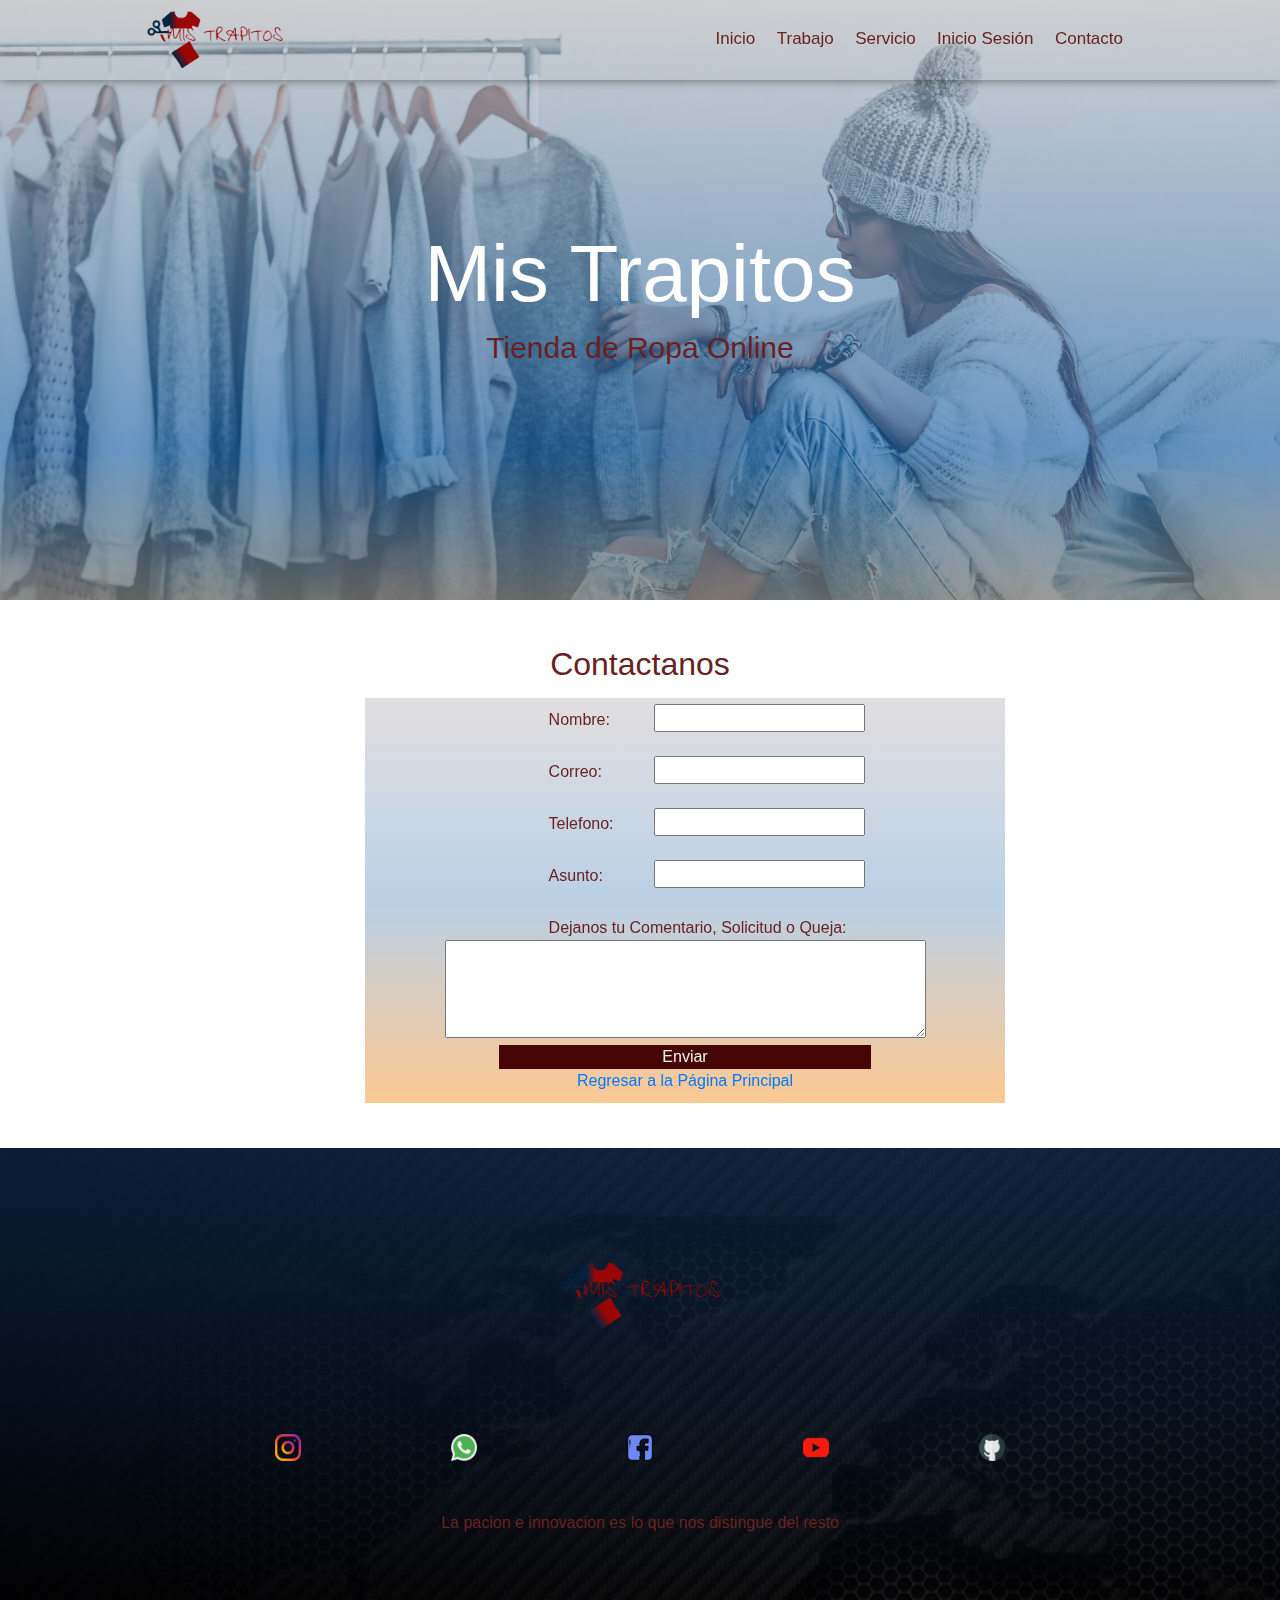
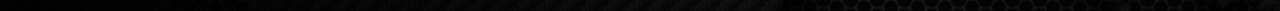
<file: contactanos.html>
<!doctype html>
<html lang="en">
    <head>
    <title>Tienda MT</title>
    <! --logo en pestaña--¡>
    <link rel="icon" href="iconos/logomt.PNG"width="100%" height="100%"/>
    <meta charset="utf-8">
    <link href="estiloscss/estilocontacto.css"rel="StyleSheet">


    <link rel="stylesheet" href="https://stackpath.bootstrapcdn.com/bootstrap/4.3.1/css/bootstrap.min.css" integrity="sha384-ggOyR0iXCbMQv3Xipma34MD+dH/1fQ784/j6cY/iJTQUOhcWr7x9JvoRxT2MZw1T" crossorigin="anonymous">

    </head>
<body class="hidden">

    <header>
        <nav id="nav" class="nav1">
            <div class="contenedor-nav">
                <div class="logo">
                    <img src="iconos/logomt.PNG" alt="facebook">
                </div>
                <div class="enlaces" id="enlaces">
                    <a href="index.html" id="enlace-inicio" class="btn-header">Inicio</a>
                    <a href="index.html" id="enlace-trabajo" class="btn-header">Trabajo</a>
                    <a href="index.html" id="enlace-servicio" class="btn-header">Servicio</a>
                    <a href="index.html" id="enlace-sesion" class="btn-header">Inicio Sesión</a>
                    <a href="index.html" id="enlace-contacto" class="btn-header">Contacto</a>
                </div>
                <div class="icono" id="open">
                    <span>&#9776;</span>
                </div>
            </div>
        </nav>
        <div class="textos">
            <h1>Mis Trapitos</h1>
            <h2>Tienda de Ropa Online</h2> 
        </div>
    </header>

    <h2>Contactanos</h2>

    <section class="pqrs" id="pqr">

        <form method="POST" action="contactanos.php">

        <div class="form"> Nombre: </div>
            <div class="resp">        
            <input type="text" name="nombre">
            </div>

        <div class="form"> Correo: </div>
            <div class="resp">        
            <input type="text" name="correo">
            </div>

        <div class="form"> Telefono: </div>
            <div class="resp">        
            <input type="text" name="telefono">
            </div>

        <div class="form"> Asunto: </div>
            <div class="resp">        
            <input type="text" name="nombre">
            </div>
            
        <div class="form"> Dejanos tu Comentario, Solicitud o Queja: </div>    
            <textarea type="text" name="Descripcion" rows="4" cols="50">
            </textarea><br>
            
            <input type="submit" value="Enviar" id="enviar" class="guardar"><br>
            <a href="index.html">Regresar a la Página Principal</a>

        </form>

    </section>




<footer>
  <! --Seccion de contacto (footer)-->
  <footer id="contacto">
      <div class="footer contenedor">
          <div class="marca-logo">
              <img src="iconos/logomt.PNG" alt="">
          </div>
          <div class="iconos">
              <img src="iconos/instagram.png" alt="facebook" width="3%" height="3%">
              <img src="iconos/whatsapp.png" alt="facebook" width="3%" height="3%">
              <img src="iconos/facebook (1).png" alt="facebook" width="3%" height="3%"> 
              <img src="iconos/youtube.png" alt="facebook" width="3%" height="3%">
              <img src="iconos/github.png" alt="facebook" width="3%" height="3%">
  
          </div>
          <p>La pacion e innovacion es lo que nos distingue del resto</p>
      </div>
  </footer>
  <script src="js/jquery.js"></script>
  <script src="js/main.js"></script>
  <script src="js/filtro.js"></script>
  <script src="https://stackpath.bootstrapcdn.com/bootstrap/4.3.1/js/bootstrap.min.js" integrity="sha384-JjSmVgyd0p3pXB1rRibZUAYoIIy6OrQ6VrjIEaFf/nJGzIxFDsf4x0xIM+B07jRM" crossorigin="anonymous"></script>
  </body>
  </html>
</file>
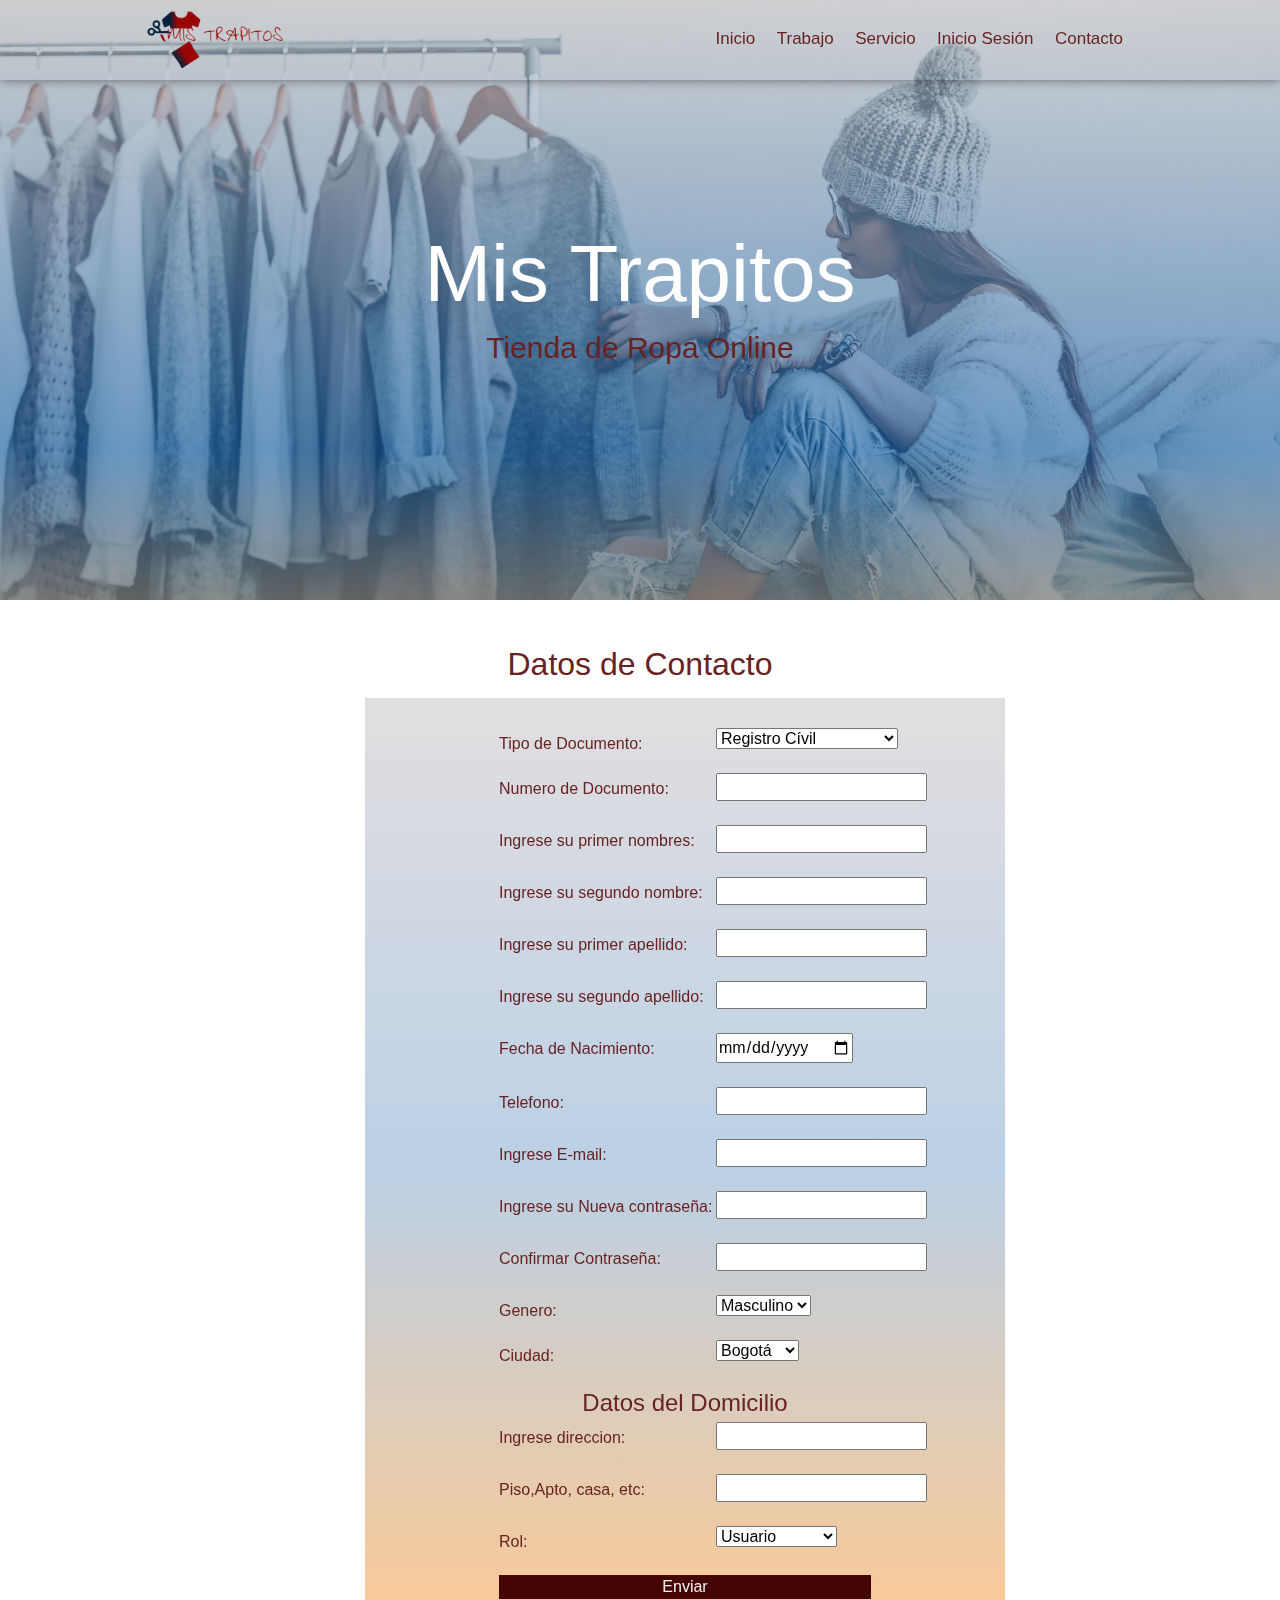
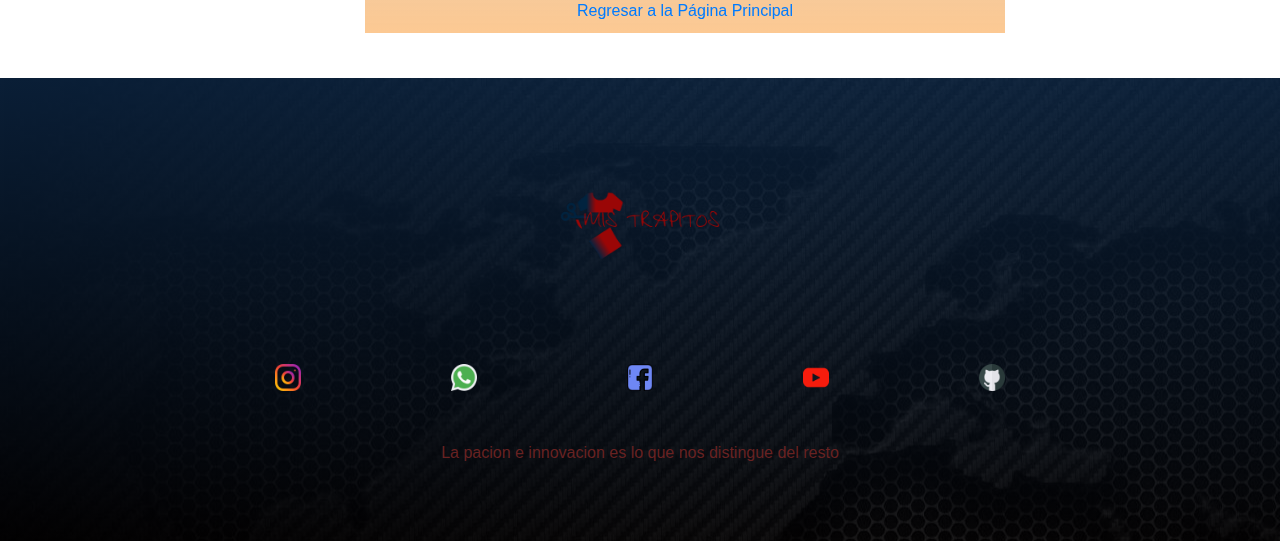
<file: registrarse.html>
<!doctype html>
<html lang="en">
    <head>
    <title>Tienda MT</title>
    <meta charset="utf-8">
    <link rel="icon" href="iconos/logomt.PNG"width="100%" height="100%"/>
    <link href="estiloscss/estiloregistro.css"rel="StyleSheet">
    <link rel="stylesheet" href="https://stackpath.bootstrapcdn.com/bootstrap/4.3.1/css/bootstrap.min.css" integrity="sha384-ggOyR0iXCbMQv3Xipma34MD+dH/1fQ784/j6cY/iJTQUOhcWr7x9JvoRxT2MZw1T" crossorigin="anonymous">


    </head>
<body class="hidden">

    <header>
        <nav id="nav" class="nav1">
            <div class="contenedor-nav">
                <div class="logo">
                    <img src="iconos/logomt.PNG" alt="facebook">
                </div>
                <div class="enlaces" id="enlaces">
                    <a href="index.html" ide="enlace-inicio" class="btn-header">Inicio</a>
                    <a href="index.html" ide="enlace-trabajo" class="btn-header">Trabajo</a>
                    <a href="index.html" ide="enlace-servicio" class="btn-header">Servicio</a>
                    <a href="index.html" ide="enlace-inicio-sesion" class="btn-header">Inicio Sesión</a>
                    <a href="index.html" ide="enlace-contacto" class="btn-header">Contacto</a>
                </div>
                <div class="icono" id="open">
                    <span>&#9776;</span>
                </div>
            </div>
        </nav>
        <div class="textos">
            <h1>Mis Trapitos</h1>
            <h2>Tienda de Ropa Online</h2>
        </div>
    </header>

    <h2>Datos de Contacto</h2>

<section class="registro" id="regi">
    
    <form action="http://localhost/tiendavirtual/crudservicios/api.php?apicall=createusuario" method="POST">
    <br>
    
        <div class="form"> Tipo de Documento: </div>
            <div class="resp">
            <select name="ID_Tipo_Documento"> 
            <option> Registro Cívil </option>
            <option> Pasaporte Extranjero </option>
            <option> Tarjeta de Identidad </option>
            <option> Cédula de Ciudadanía </option>
            <option> Cédula de Extranjería </option>
            </select> 
            </div>

        <div class="form"> Numero de Documento: </div>
            <div class="resp">        
            <input type="text" name="ID_Usuario">
            </div>

        <div class="form"> Ingrese su primer nombres: </div>
            <div class="resp"> 
            <input type="text" name="Primer_Nombre">
            </div>

        <div class="form"> Ingrese su segundo nombre: </div> 
            <div class="resp">
            <input type="text" name="Segundo_Nombre">
            </div>

        <div class="form"> Ingrese su primer apellido: </div>
            <div class="resp">
            <input type="text" name="Primer_Apellido">
            </div>

        <div class="form"> Ingrese su segundo apellido: </div>
            <div class="resp">
            <input type="text" name="Segundo_Apellido">
            </div>

        <div class="form"> Fecha de Nacimiento: </div>
            <div class="resp">
            <input type="date" name="fecha_nacimiento">
            </div>

        <div class="form"> Telefono: </div>
            <div class="resp">
            <input type="text" name="Telefono">
            </div>

        <div class="form"> Ingrese E-mail: </div> 
            <div class="resp">
            <input type="email" name="Correo">
            </div>
            
        <div class="form"> Ingrese su Nueva contraseña:</div> 
            <div class="resp">
            <input type="password" name="Contrasena">
            </div>

        <div class="form"> Confirmar Contraseña: </div>
            <div class="resp">
            <input type="password" name="confirmar_Contrasena">
            </div>

        <div class="form"> Genero: </div>
            <div class="resp">
            <select name="ID_Genero"> 
            <option> Masculino </option>
            <option> Femenino </option>
            </select></p>
            </div>

        <div class="form"> Ciudad: </div>
            <div class="resp">
            <select type="text" name="ID_Ciudad">
            <option> Bogotá </option>
            <option> Cali </option>
            <option> Medellín </option>
            </select> </p>
            </div>

        <h4>Datos del Domicilio</h4>

        <div class="form"> Ingrese direccion: </div>
            <div class="resp">
            <input type="text" name="direccion"></p>
            </div>

        <div class="form"> Piso,Apto, casa, etc:</div>
            <div class="resp">
            <input type="text" name="observaciones"></p>
            </div>

        <div class="form"> Rol: </div>
            <div class="resp">
            <select type="text" name="ID_Rol">
            <option> Usuario </option>
            <option> Administrador </option>
            </select> 
            </div>

        <input type="submit" value="Enviar" id="boton1" class="guardar"><br>
        <a href="index.html">Regresar a la Página Principal</a>
    </form>
    
</section>

    <footer>
      <! --Seccion de contacto (footer)-->
      <footer id="contacto">
          <div class="footer contenedor">
              <div class="marca-logo">
                  <img src="iconos/logomt.PNG" alt="">
              </div>
              <div class="iconos">
                  <img src="iconos/instagram.png" alt="facebook" width="3%" height="3%">
                  <img src="iconos/whatsapp.png" alt="facebook" width="3%" height="3%">
                  <img src="iconos/facebook (1).png" alt="facebook" width="3%" height="3%"> 
                  <img src="iconos/youtube.png" alt="facebook" width="3%" height="3%">
                  <img src="iconos/github.png" alt="facebook" width="3%" height="3%">
      
              </div>
              <p>La pacion e innovacion es lo que nos distingue del resto</p>
          </div>
      </footer>
      <script src="js/jquery.js"></script>
      <script src="js/main.js"></script>
      <script src="js/filtro.js"></script>
      <script src="https://stackpath.bootstrapcdn.com/bootstrap/4.3.1/js/bootstrap.min.js" integrity="sha384-JjSmVgyd0p3pXB1rRibZUAYoIIy6OrQ6VrjIEaFf/nJGzIxFDsf4x0xIM+B07jRM" crossorigin="anonymous"></script>
      </body>
      </html>
</file>
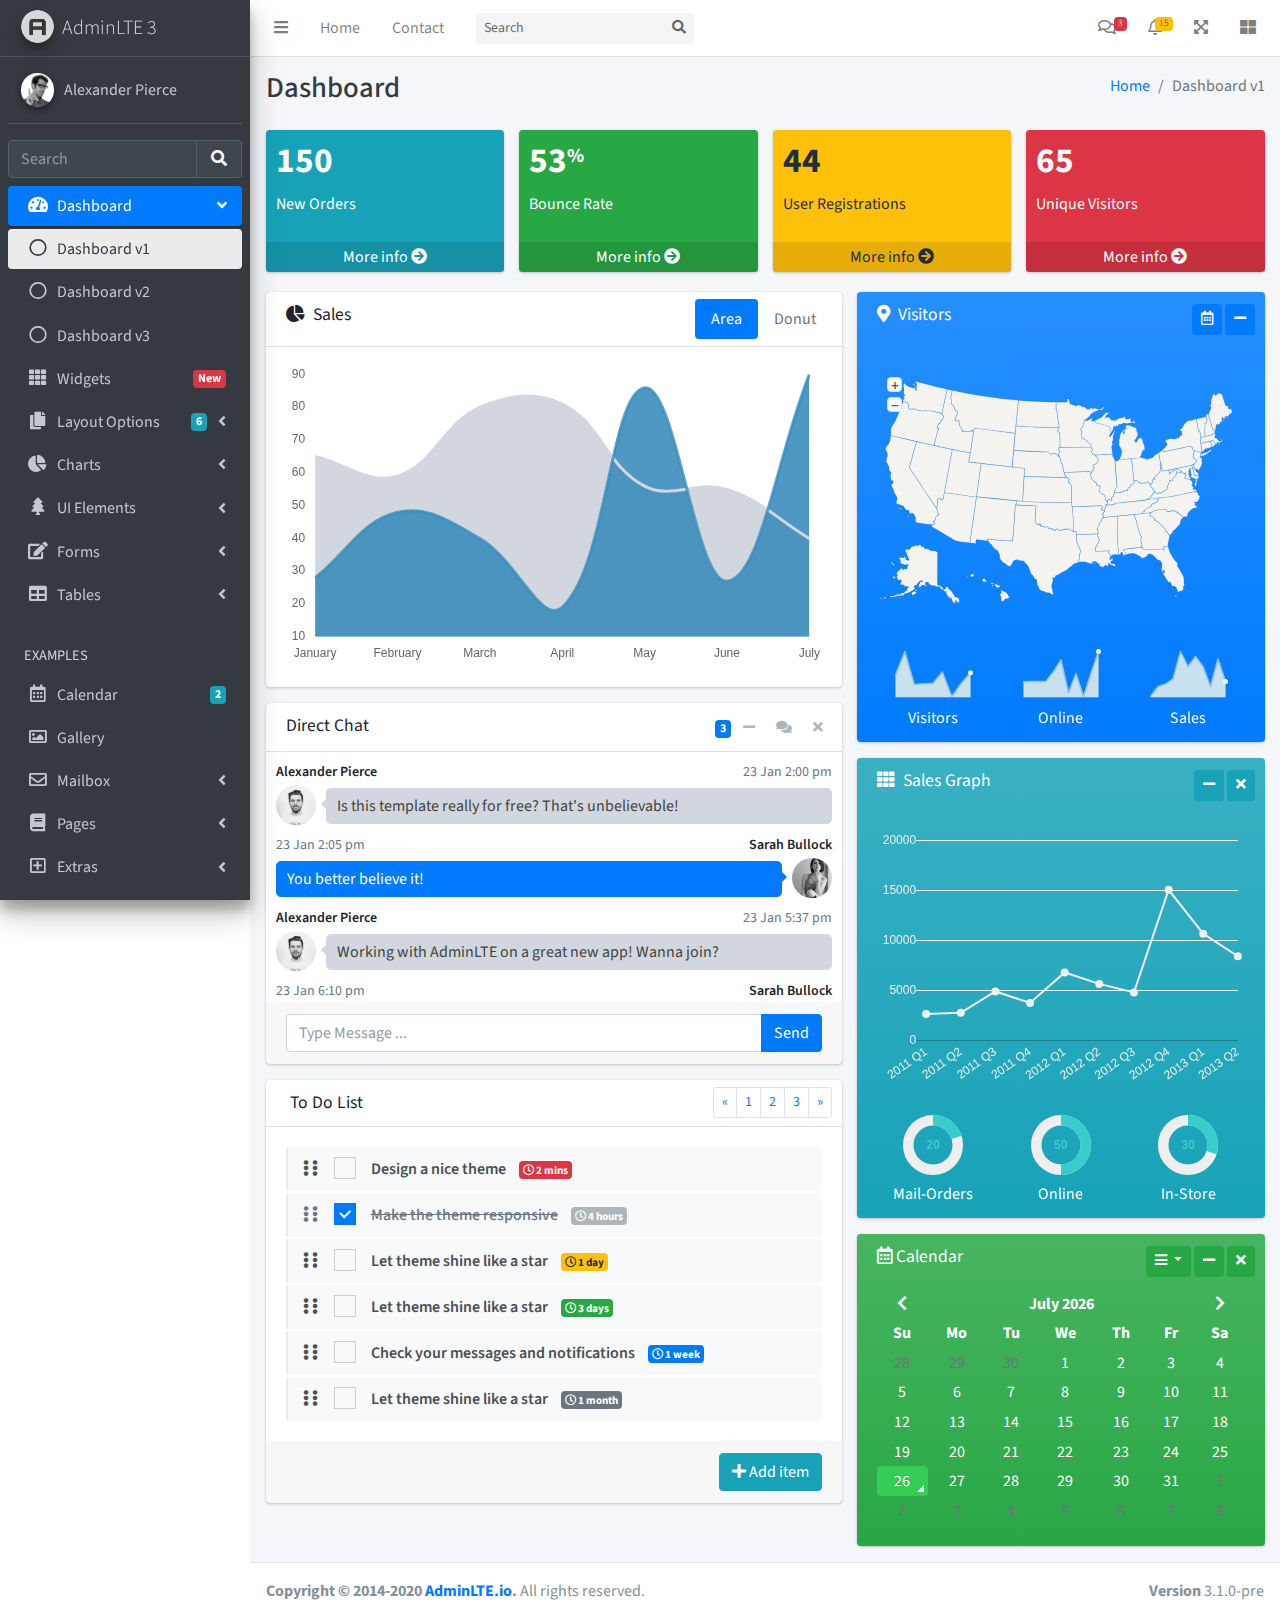
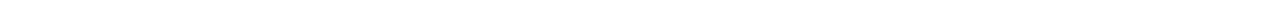
<file: administrador/crud/todo.html>
<!DOCTYPE html>
<html lang="en">
<head>
  <meta charset="utf-8">
  <meta name="viewport" content="width=device-width, initial-scale=1">
  <title>AdminLTE 3 | Dashboard</title>

  <!-- Google Font: Source Sans Pro -->
  <link rel="stylesheet" href="https://fonts.googleapis.com/css?family=Source+Sans+Pro:300,400,400i,700&display=fallback">
  <!-- Font Awesome -->
  <link rel="stylesheet" href="plugins/fontawesome-free/css/all.min.css">
  <!-- Ionicons -->
  <link rel="stylesheet" href="https://code.ionicframework.com/ionicons/2.0.1/css/ionicons.min.css">
  <!-- Tempusdominus Bootstrap 4 -->
  <link rel="stylesheet" href="plugins/tempusdominus-bootstrap-4/css/tempusdominus-bootstrap-4.min.css">
  <!-- iCheck -->
  <link rel="stylesheet" href="plugins/icheck-bootstrap/icheck-bootstrap.min.css">
  <!-- JQVMap -->
  <link rel="stylesheet" href="plugins/jqvmap/jqvmap.min.css">
  <!-- Theme style -->
  <link rel="stylesheet" href="dist/css/adminlte.min.css">
  <!-- overlayScrollbars -->
  <link rel="stylesheet" href="plugins/overlayScrollbars/css/OverlayScrollbars.min.css">
  <!-- Daterange picker -->
  <link rel="stylesheet" href="plugins/daterangepicker/daterangepicker.css">
  <!-- summernote -->
  <link rel="stylesheet" href="plugins/summernote/summernote-bs4.min.css">
</head>
<body class="hold-transition sidebar-mini layout-fixed">
<div class="wrapper">

  <!-- Navbar -->
  <nav class="main-header navbar navbar-expand navbar-white navbar-light">
    <!-- Left navbar links -->
    <ul class="navbar-nav">
      <li class="nav-item">
        <a class="nav-link" data-widget="pushmenu" href="#" role="button"><i class="fas fa-bars"></i></a>
      </li>
      <li class="nav-item d-none d-sm-inline-block">
        <a href="index3.html" class="nav-link">Home</a>
      </li>
      <li class="nav-item d-none d-sm-inline-block">
        <a href="#" class="nav-link">Contact</a>
      </li>
    </ul>

    <!-- SEARCH FORM -->
    <form class="form-inline ml-3">
      <div class="input-group input-group-sm">
        <input class="form-control form-control-navbar" type="search" placeholder="Search" aria-label="Search">
        <div class="input-group-append">
          <button class="btn btn-navbar" type="submit">
            <i class="fas fa-search"></i>
          </button>
        </div>
      </div>
    </form>

    <!-- Right navbar links -->
    <ul class="navbar-nav ml-auto">
      <!-- Messages Dropdown Menu -->
      <li class="nav-item dropdown">
        <a class="nav-link" data-toggle="dropdown" href="#">
          <i class="far fa-comments"></i>
          <span class="badge badge-danger navbar-badge">3</span>
        </a>
        <div class="dropdown-menu dropdown-menu-lg dropdown-menu-right">
          <a href="#" class="dropdown-item">
            <!-- Message Start -->
            <div class="media">
              <img src="dist/img/user1-128x128.jpg" alt="User Avatar" class="img-size-50 mr-3 img-circle">
              <div class="media-body">
                <h3 class="dropdown-item-title">
                  Brad Diesel
                  <span class="float-right text-sm text-danger"><i class="fas fa-star"></i></span>
                </h3>
                <p class="text-sm">Call me whenever you can...</p>
                <p class="text-sm text-muted"><i class="far fa-clock mr-1"></i> 4 Hours Ago</p>
              </div>
            </div>
            <!-- Message End -->
          </a>
          <div class="dropdown-divider"></div>
          <a href="#" class="dropdown-item">
            <!-- Message Start -->
            <div class="media">
              <img src="dist/img/user8-128x128.jpg" alt="User Avatar" class="img-size-50 img-circle mr-3">
              <div class="media-body">
                <h3 class="dropdown-item-title">
                  John Pierce
                  <span class="float-right text-sm text-muted"><i class="fas fa-star"></i></span>
                </h3>
                <p class="text-sm">I got your message bro</p>
                <p class="text-sm text-muted"><i class="far fa-clock mr-1"></i> 4 Hours Ago</p>
              </div>
            </div>
            <!-- Message End -->
          </a>
          <div class="dropdown-divider"></div>
          <a href="#" class="dropdown-item">
            <!-- Message Start -->
            <div class="media">
              <img src="dist/img/user3-128x128.jpg" alt="User Avatar" class="img-size-50 img-circle mr-3">
              <div class="media-body">
                <h3 class="dropdown-item-title">
                  Nora Silvester
                  <span class="float-right text-sm text-warning"><i class="fas fa-star"></i></span>
                </h3>
                <p class="text-sm">The subject goes here</p>
                <p class="text-sm text-muted"><i class="far fa-clock mr-1"></i> 4 Hours Ago</p>
              </div>
            </div>
            <!-- Message End -->
          </a>
          <div class="dropdown-divider"></div>
          <a href="#" class="dropdown-item dropdown-footer">See All Messages</a>
        </div>
      </li>
      <!-- Notifications Dropdown Menu -->
      <li class="nav-item dropdown">
        <a class="nav-link" data-toggle="dropdown" href="#">
          <i class="far fa-bell"></i>
          <span class="badge badge-warning navbar-badge">15</span>
        </a>
        <div class="dropdown-menu dropdown-menu-lg dropdown-menu-right">
          <span class="dropdown-item dropdown-header">15 Notifications</span>
          <div class="dropdown-divider"></div>
          <a href="#" class="dropdown-item">
            <i class="fas fa-envelope mr-2"></i> 4 new messages
            <span class="float-right text-muted text-sm">3 mins</span>
          </a>
          <div class="dropdown-divider"></div>
          <a href="#" class="dropdown-item">
            <i class="fas fa-users mr-2"></i> 8 friend requests
            <span class="float-right text-muted text-sm">12 hours</span>
          </a>
          <div class="dropdown-divider"></div>
          <a href="#" class="dropdown-item">
            <i class="fas fa-file mr-2"></i> 3 new reports
            <span class="float-right text-muted text-sm">2 days</span>
          </a>
          <div class="dropdown-divider"></div>
          <a href="#" class="dropdown-item dropdown-footer">See All Notifications</a>
        </div>
      </li>
      <li class="nav-item">
        <a class="nav-link" data-widget="fullscreen" href="#" role="button">
          <i class="fas fa-expand-arrows-alt"></i>
        </a>
      </li>
      <li class="nav-item">
        <a class="nav-link" data-widget="control-sidebar" data-slide="true" href="#" role="button">
          <i class="fas fa-th-large"></i>
        </a>
      </li>
    </ul>
  </nav>
  <!-- /.navbar -->

  <!-- Main Sidebar Container -->
  <aside class="main-sidebar sidebar-dark-primary elevation-4">
    <!-- Brand Logo -->
    <a href="index3.html" class="brand-link">
      <img src="dist/img/AdminLTELogo.png" alt="AdminLTE Logo" class="brand-image img-circle elevation-3" style="opacity: .8">
      <span class="brand-text font-weight-light">AdminLTE 3</span>
    </a>

    <!-- Sidebar -->
    <div class="sidebar">
      <!-- Sidebar user panel (optional) -->
      <div class="user-panel mt-3 pb-3 mb-3 d-flex">
        <div class="image">
          <img src="dist/img/user2-160x160.jpg" class="img-circle elevation-2" alt="User Image">
        </div>
        <div class="info">
          <a href="#" class="d-block">Alexander Pierce</a>
        </div>
      </div>

      <!-- SidebarSearch Form -->
      <div class="form-inline">
        <div class="input-group" data-widget="sidebar-search">
          <input class="form-control form-control-sidebar" type="search" placeholder="Search" aria-label="Search">
          <div class="input-group-append">
            <button class="btn btn-sidebar">
              <i class="fas fa-search fa-fw"></i>
            </button>
          </div>
        </div>
      </div>

      <!-- Sidebar Menu -->
      <nav class="mt-2">
        <ul class="nav nav-pills nav-sidebar flex-column" data-widget="treeview" role="menu" data-accordion="false">
          <!-- Add icons to the links using the .nav-icon class
               with font-awesome or any other icon font library -->
          <li class="nav-item menu-open">
            <a href="#" class="nav-link active">
              <i class="nav-icon fas fa-tachometer-alt"></i>
              <p>
                Dashboard
                <i class="right fas fa-angle-left"></i>
              </p>
            </a>
            <ul class="nav nav-treeview">
              <li class="nav-item">
                <a href="./index.html" class="nav-link active">
                  <i class="far fa-circle nav-icon"></i>
                  <p>Dashboard v1</p>
                </a>
              </li>
              <li class="nav-item">
                <a href="./index2.html" class="nav-link">
                  <i class="far fa-circle nav-icon"></i>
                  <p>Dashboard v2</p>
                </a>
              </li>
              <li class="nav-item">
                <a href="./index3.html" class="nav-link">
                  <i class="far fa-circle nav-icon"></i>
                  <p>Dashboard v3</p>
                </a>
              </li>
            </ul>
          </li>
          <li class="nav-item">
            <a href="pages/widgets.html" class="nav-link">
              <i class="nav-icon fas fa-th"></i>
              <p>
                Widgets
                <span class="right badge badge-danger">New</span>
              </p>
            </a>
          </li>
          <li class="nav-item">
            <a href="#" class="nav-link">
              <i class="nav-icon fas fa-copy"></i>
              <p>
                Layout Options
                <i class="fas fa-angle-left right"></i>
                <span class="badge badge-info right">6</span>
              </p>
            </a>
            <ul class="nav nav-treeview">
              <li class="nav-item">
                <a href="pages/layout/top-nav.html" class="nav-link">
                  <i class="far fa-circle nav-icon"></i>
                  <p>Top Navigation</p>
                </a>
              </li>
              <li class="nav-item">
                <a href="pages/layout/top-nav-sidebar.html" class="nav-link">
                  <i class="far fa-circle nav-icon"></i>
                  <p>Top Navigation + Sidebar</p>
                </a>
              </li>
              <li class="nav-item">
                <a href="pages/layout/boxed.html" class="nav-link">
                  <i class="far fa-circle nav-icon"></i>
                  <p>Boxed</p>
                </a>
              </li>
              <li class="nav-item">
                <a href="pages/layout/fixed-sidebar.html" class="nav-link">
                  <i class="far fa-circle nav-icon"></i>
                  <p>Fixed Sidebar</p>
                </a>
              </li>
              <li class="nav-item">
                <a href="pages/layout/fixed-sidebar-custom.html" class="nav-link">
                  <i class="far fa-circle nav-icon"></i>
                  <p>Fixed Sidebar <small>+ Custom Area</small></p>
                </a>
              </li>
              <li class="nav-item">
                <a href="pages/layout/fixed-topnav.html" class="nav-link">
                  <i class="far fa-circle nav-icon"></i>
                  <p>Fixed Navbar</p>
                </a>
              </li>
              <li class="nav-item">
                <a href="pages/layout/fixed-footer.html" class="nav-link">
                  <i class="far fa-circle nav-icon"></i>
                  <p>Fixed Footer</p>
                </a>
              </li>
              <li class="nav-item">
                <a href="pages/layout/collapsed-sidebar.html" class="nav-link">
                  <i class="far fa-circle nav-icon"></i>
                  <p>Collapsed Sidebar</p>
                </a>
              </li>
            </ul>
          </li>
          <li class="nav-item">
            <a href="#" class="nav-link">
              <i class="nav-icon fas fa-chart-pie"></i>
              <p>
                Charts
                <i class="right fas fa-angle-left"></i>
              </p>
            </a>
            <ul class="nav nav-treeview">
              <li class="nav-item">
                <a href="pages/charts/chartjs.html" class="nav-link">
                  <i class="far fa-circle nav-icon"></i>
                  <p>ChartJS</p>
                </a>
              </li>
              <li class="nav-item">
                <a href="pages/charts/flot.html" class="nav-link">
                  <i class="far fa-circle nav-icon"></i>
                  <p>Flot</p>
                </a>
              </li>
              <li class="nav-item">
                <a href="pages/charts/inline.html" class="nav-link">
                  <i class="far fa-circle nav-icon"></i>
                  <p>Inline</p>
                </a>
              </li>
            </ul>
          </li>
          <li class="nav-item">
            <a href="#" class="nav-link">
              <i class="nav-icon fas fa-tree"></i>
              <p>
                UI Elements
                <i class="fas fa-angle-left right"></i>
              </p>
            </a>
            <ul class="nav nav-treeview">
              <li class="nav-item">
                <a href="pages/UI/general.html" class="nav-link">
                  <i class="far fa-circle nav-icon"></i>
                  <p>General</p>
                </a>
              </li>
              <li class="nav-item">
                <a href="pages/UI/icons.html" class="nav-link">
                  <i class="far fa-circle nav-icon"></i>
                  <p>Icons</p>
                </a>
              </li>
              <li class="nav-item">
                <a href="pages/UI/buttons.html" class="nav-link">
                  <i class="far fa-circle nav-icon"></i>
                  <p>Buttons</p>
                </a>
              </li>
              <li class="nav-item">
                <a href="pages/UI/sliders.html" class="nav-link">
                  <i class="far fa-circle nav-icon"></i>
                  <p>Sliders</p>
                </a>
              </li>
              <li class="nav-item">
                <a href="pages/UI/modals.html" class="nav-link">
                  <i class="far fa-circle nav-icon"></i>
                  <p>Modals & Alerts</p>
                </a>
              </li>
              <li class="nav-item">
                <a href="pages/UI/navbar.html" class="nav-link">
                  <i class="far fa-circle nav-icon"></i>
                  <p>Navbar & Tabs</p>
                </a>
              </li>
              <li class="nav-item">
                <a href="pages/UI/timeline.html" class="nav-link">
                  <i class="far fa-circle nav-icon"></i>
                  <p>Timeline</p>
                </a>
              </li>
              <li class="nav-item">
                <a href="pages/UI/ribbons.html" class="nav-link">
                  <i class="far fa-circle nav-icon"></i>
                  <p>Ribbons</p>
                </a>
              </li>
            </ul>
          </li>
          <li class="nav-item">
            <a href="#" class="nav-link">
              <i class="nav-icon fas fa-edit"></i>
              <p>
                Forms
                <i class="fas fa-angle-left right"></i>
              </p>
            </a>
            <ul class="nav nav-treeview">
              <li class="nav-item">
                <a href="pages/forms/general.html" class="nav-link">
                  <i class="far fa-circle nav-icon"></i>
                  <p>General Elements</p>
                </a>
              </li>
              <li class="nav-item">
                <a href="pages/forms/advanced.html" class="nav-link">
                  <i class="far fa-circle nav-icon"></i>
                  <p>Advanced Elements</p>
                </a>
              </li>
              <li class="nav-item">
                <a href="pages/forms/editors.html" class="nav-link">
                  <i class="far fa-circle nav-icon"></i>
                  <p>Editors</p>
                </a>
              </li>
              <li class="nav-item">
                <a href="pages/forms/validation.html" class="nav-link">
                  <i class="far fa-circle nav-icon"></i>
                  <p>Validation</p>
                </a>
              </li>
            </ul>
          </li>
          <li class="nav-item">
            <a href="#" class="nav-link">
              <i class="nav-icon fas fa-table"></i>
              <p>
                Tables
                <i class="fas fa-angle-left right"></i>
              </p>
            </a>
            <ul class="nav nav-treeview">
              <li class="nav-item">
                <a href="pages/tables/simple.html" class="nav-link">
                  <i class="far fa-circle nav-icon"></i>
                  <p>Simple Tables</p>
                </a>
              </li>
              <li class="nav-item">
                <a href="pages/tables/data.html" class="nav-link">
                  <i class="far fa-circle nav-icon"></i>
                  <p>DataTables</p>
                </a>
              </li>
              <li class="nav-item">
                <a href="pages/tables/jsgrid.html" class="nav-link">
                  <i class="far fa-circle nav-icon"></i>
                  <p>jsGrid</p>
                </a>
              </li>
            </ul>
          </li>
          <li class="nav-header">EXAMPLES</li>
          <li class="nav-item">
            <a href="pages/calendar.html" class="nav-link">
              <i class="nav-icon far fa-calendar-alt"></i>
              <p>
                Calendar
                <span class="badge badge-info right">2</span>
              </p>
            </a>
          </li>
          <li class="nav-item">
            <a href="pages/gallery.html" class="nav-link">
              <i class="nav-icon far fa-image"></i>
              <p>
                Gallery
              </p>
            </a>
          </li>
          <li class="nav-item">
            <a href="#" class="nav-link">
              <i class="nav-icon far fa-envelope"></i>
              <p>
                Mailbox
                <i class="fas fa-angle-left right"></i>
              </p>
            </a>
            <ul class="nav nav-treeview">
              <li class="nav-item">
                <a href="pages/mailbox/mailbox.html" class="nav-link">
                  <i class="far fa-circle nav-icon"></i>
                  <p>Inbox</p>
                </a>
              </li>
              <li class="nav-item">
                <a href="pages/mailbox/compose.html" class="nav-link">
                  <i class="far fa-circle nav-icon"></i>
                  <p>Compose</p>
                </a>
              </li>
              <li class="nav-item">
                <a href="pages/mailbox/read-mail.html" class="nav-link">
                  <i class="far fa-circle nav-icon"></i>
                  <p>Read</p>
                </a>
              </li>
            </ul>
          </li>
          <li class="nav-item">
            <a href="#" class="nav-link">
              <i class="nav-icon fas fa-book"></i>
              <p>
                Pages
                <i class="fas fa-angle-left right"></i>
              </p>
            </a>
            <ul class="nav nav-treeview">
              <li class="nav-item">
                <a href="pages/examples/invoice.html" class="nav-link">
                  <i class="far fa-circle nav-icon"></i>
                  <p>Invoice</p>
                </a>
              </li>
              <li class="nav-item">
                <a href="pages/examples/profile.html" class="nav-link">
                  <i class="far fa-circle nav-icon"></i>
                  <p>Profile</p>
                </a>
              </li>
              <li class="nav-item">
                <a href="pages/examples/e-commerce.html" class="nav-link">
                  <i class="far fa-circle nav-icon"></i>
                  <p>E-commerce</p>
                </a>
              </li>
              <li class="nav-item">
                <a href="pages/examples/projects.html" class="nav-link">
                  <i class="far fa-circle nav-icon"></i>
                  <p>Projects</p>
                </a>
              </li>
              <li class="nav-item">
                <a href="pages/examples/project-add.html" class="nav-link">
                  <i class="far fa-circle nav-icon"></i>
                  <p>Project Add</p>
                </a>
              </li>
              <li class="nav-item">
                <a href="pages/examples/project-edit.html" class="nav-link">
                  <i class="far fa-circle nav-icon"></i>
                  <p>Project Edit</p>
                </a>
              </li>
              <li class="nav-item">
                <a href="pages/examples/project-detail.html" class="nav-link">
                  <i class="far fa-circle nav-icon"></i>
                  <p>Project Detail</p>
                </a>
              </li>
              <li class="nav-item">
                <a href="pages/examples/contacts.html" class="nav-link">
                  <i class="far fa-circle nav-icon"></i>
                  <p>Contacts</p>
                </a>
              </li>
            </ul>
          </li>
          <li class="nav-item">
            <a href="#" class="nav-link">
              <i class="nav-icon far fa-plus-square"></i>
              <p>
                Extras
                <i class="fas fa-angle-left right"></i>
              </p>
            </a>
            <ul class="nav nav-treeview">
              <li class="nav-item">
                <a href="pages/examples/login.html" class="nav-link">
                  <i class="far fa-circle nav-icon"></i>
                  <p>Login</p>
                </a>
              </li>
              <li class="nav-item">
                <a href="pages/examples/register.html" class="nav-link">
                  <i class="far fa-circle nav-icon"></i>
                  <p>Register</p>
                </a>
              </li>
              <li class="nav-item">
                <a href="pages/examples/forgot-password.html" class="nav-link">
                  <i class="far fa-circle nav-icon"></i>
                  <p>Forgot Password</p>
                </a>
              </li>
              <li class="nav-item">
                <a href="pages/examples/recover-password.html" class="nav-link">
                  <i class="far fa-circle nav-icon"></i>
                  <p>Recover Password</p>
                </a>
              </li>
              <li class="nav-item">
                <a href="pages/examples/lockscreen.html" class="nav-link">
                  <i class="far fa-circle nav-icon"></i>
                  <p>Lockscreen</p>
                </a>
              </li>
              <li class="nav-item">
                <a href="pages/examples/legacy-user-menu.html" class="nav-link">
                  <i class="far fa-circle nav-icon"></i>
                  <p>Legacy User Menu</p>
                </a>
              </li>
              <li class="nav-item">
                <a href="pages/examples/language-menu.html" class="nav-link">
                  <i class="far fa-circle nav-icon"></i>
                  <p>Language Menu</p>
                </a>
              </li>
              <li class="nav-item">
                <a href="pages/examples/404.html" class="nav-link">
                  <i class="far fa-circle nav-icon"></i>
                  <p>Error 404</p>
                </a>
              </li>
              <li class="nav-item">
                <a href="pages/examples/500.html" class="nav-link">
                  <i class="far fa-circle nav-icon"></i>
                  <p>Error 500</p>
                </a>
              </li>
              <li class="nav-item">
                <a href="pages/examples/pace.html" class="nav-link">
                  <i class="far fa-circle nav-icon"></i>
                  <p>Pace</p>
                </a>
              </li>
              <li class="nav-item">
                <a href="pages/examples/blank.html" class="nav-link">
                  <i class="far fa-circle nav-icon"></i>
                  <p>Blank Page</p>
                </a>
              </li>
              <li class="nav-item">
                <a href="starter.html" class="nav-link">
                  <i class="far fa-circle nav-icon"></i>
                  <p>Starter Page</p>
                </a>
              </li>
            </ul>
          </li>
          <li class="nav-header">MISCELLANEOUS</li>
          <li class="nav-item">
            <a href="https://adminlte.io/docs/3.0/" class="nav-link">
              <i class="nav-icon fas fa-file"></i>
              <p>Documentation</p>
            </a>
          </li>
          <li class="nav-header">MULTI LEVEL EXAMPLE</li>
          <li class="nav-item">
            <a href="#" class="nav-link">
              <i class="fas fa-circle nav-icon"></i>
              <p>Level 1</p>
            </a>
          </li>
          <li class="nav-item">
            <a href="#" class="nav-link">
              <i class="nav-icon fas fa-circle"></i>
              <p>
                Level 1
                <i class="right fas fa-angle-left"></i>
              </p>
            </a>
            <ul class="nav nav-treeview">
              <li class="nav-item">
                <a href="#" class="nav-link">
                  <i class="far fa-circle nav-icon"></i>
                  <p>Level 2</p>
                </a>
              </li>
              <li class="nav-item">
                <a href="#" class="nav-link">
                  <i class="far fa-circle nav-icon"></i>
                  <p>
                    Level 2
                    <i class="right fas fa-angle-left"></i>
                  </p>
                </a>
                <ul class="nav nav-treeview">
                  <li class="nav-item">
                    <a href="#" class="nav-link">
                      <i class="far fa-dot-circle nav-icon"></i>
                      <p>Level 3</p>
                    </a>
                  </li>
                  <li class="nav-item">
                    <a href="#" class="nav-link">
                      <i class="far fa-dot-circle nav-icon"></i>
                      <p>Level 3</p>
                    </a>
                  </li>
                  <li class="nav-item">
                    <a href="#" class="nav-link">
                      <i class="far fa-dot-circle nav-icon"></i>
                      <p>Level 3</p>
                    </a>
                  </li>
                </ul>
              </li>
              <li class="nav-item">
                <a href="#" class="nav-link">
                  <i class="far fa-circle nav-icon"></i>
                  <p>Level 2</p>
                </a>
              </li>
            </ul>
          </li>
          <li class="nav-item">
            <a href="#" class="nav-link">
              <i class="fas fa-circle nav-icon"></i>
              <p>Level 1</p>
            </a>
          </li>
          <li class="nav-header">LABELS</li>
          <li class="nav-item">
            <a href="#" class="nav-link">
              <i class="nav-icon far fa-circle text-danger"></i>
              <p class="text">Important</p>
            </a>
          </li>
          <li class="nav-item">
            <a href="#" class="nav-link">
              <i class="nav-icon far fa-circle text-warning"></i>
              <p>Warning</p>
            </a>
          </li>
          <li class="nav-item">
            <a href="#" class="nav-link">
              <i class="nav-icon far fa-circle text-info"></i>
              <p>Informational</p>
            </a>
          </li>
        </ul>
      </nav>
      <!-- /.sidebar-menu -->
    </div>
    <!-- /.sidebar -->
  </aside>

  <!-- Content Wrapper. Contains page content -->
  <div class="content-wrapper">
    <!-- Content Header (Page header) -->
    <div class="content-header">
      <div class="container-fluid">
        <div class="row mb-2">
          <div class="col-sm-6">
            <h1 class="m-0 text-dark">Dashboard</h1>
          </div><!-- /.col -->
          <div class="col-sm-6">
            <ol class="breadcrumb float-sm-right">
              <li class="breadcrumb-item"><a href="#">Home</a></li>
              <li class="breadcrumb-item active">Dashboard v1</li>
            </ol>
          </div><!-- /.col -->
        </div><!-- /.row -->
      </div><!-- /.container-fluid -->
    </div>
    <!-- /.content-header -->

    <!-- Main content -->
    <section class="content">
      <div class="container-fluid">
        <!-- Small boxes (Stat box) -->
        <div class="row">
          <div class="col-lg-3 col-6">
            <!-- small box -->
            <div class="small-box bg-info">
              <div class="inner">
                <h3>150</h3>

                <p>New Orders</p>
              </div>
              <div class="icon">
                <i class="ion ion-bag"></i>
              </div>
              <a href="#" class="small-box-footer">More info <i class="fas fa-arrow-circle-right"></i></a>
            </div>
          </div>
          <!-- ./col -->
          <div class="col-lg-3 col-6">
            <!-- small box -->
            <div class="small-box bg-success">
              <div class="inner">
                <h3>53<sup style="font-size: 20px">%</sup></h3>

                <p>Bounce Rate</p>
              </div>
              <div class="icon">
                <i class="ion ion-stats-bars"></i>
              </div>
              <a href="#" class="small-box-footer">More info <i class="fas fa-arrow-circle-right"></i></a>
            </div>
          </div>
          <!-- ./col -->
          <div class="col-lg-3 col-6">
            <!-- small box -->
            <div class="small-box bg-warning">
              <div class="inner">
                <h3>44</h3>

                <p>User Registrations</p>
              </div>
              <div class="icon">
                <i class="ion ion-person-add"></i>
              </div>
              <a href="#" class="small-box-footer">More info <i class="fas fa-arrow-circle-right"></i></a>
            </div>
          </div>
          <!-- ./col -->
          <div class="col-lg-3 col-6">
            <!-- small box -->
            <div class="small-box bg-danger">
              <div class="inner">
                <h3>65</h3>

                <p>Unique Visitors</p>
              </div>
              <div class="icon">
                <i class="ion ion-pie-graph"></i>
              </div>
              <a href="#" class="small-box-footer">More info <i class="fas fa-arrow-circle-right"></i></a>
            </div>
          </div>
          <!-- ./col -->
        </div>
        <!-- /.row -->
        <!-- Main row -->
        <div class="row">
          <!-- Left col -->
          <section class="col-lg-7 connectedSortable">
            <!-- Custom tabs (Charts with tabs)-->
            <div class="card">
              <div class="card-header">
                <h3 class="card-title">
                  <i class="fas fa-chart-pie mr-1"></i>
                  Sales
                </h3>
                <div class="card-tools">
                  <ul class="nav nav-pills ml-auto">
                    <li class="nav-item">
                      <a class="nav-link active" href="#revenue-chart" data-toggle="tab">Area</a>
                    </li>
                    <li class="nav-item">
                      <a class="nav-link" href="#sales-chart" data-toggle="tab">Donut</a>
                    </li>
                  </ul>
                </div>
              </div><!-- /.card-header -->
              <div class="card-body">
                <div class="tab-content p-0">
                  <!-- Morris chart - Sales -->
                  <div class="chart tab-pane active" id="revenue-chart"
                       style="position: relative; height: 300px;">
                      <canvas id="revenue-chart-canvas" height="300" style="height: 300px;"></canvas>
                   </div>
                  <div class="chart tab-pane" id="sales-chart" style="position: relative; height: 300px;">
                    <canvas id="sales-chart-canvas" height="300" style="height: 300px;"></canvas>
                  </div>
                </div>
              </div><!-- /.card-body -->
            </div>
            <!-- /.card -->

            <!-- DIRECT CHAT -->
            <div class="card direct-chat direct-chat-primary">
              <div class="card-header">
                <h3 class="card-title">Direct Chat</h3>

                <div class="card-tools">
                  <span title="3 New Messages" class="badge badge-primary">3</span>
                  <button type="button" class="btn btn-tool" data-card-widget="collapse">
                    <i class="fas fa-minus"></i>
                  </button>
                  <button type="button" class="btn btn-tool" title="Contacts" data-widget="chat-pane-toggle">
                    <i class="fas fa-comments"></i>
                  </button>
                  <button type="button" class="btn btn-tool" data-card-widget="remove">
                    <i class="fas fa-times"></i>
                  </button>
                </div>
              </div>
              <!-- /.card-header -->
              <div class="card-body">
                <!-- Conversations are loaded here -->
                <div class="direct-chat-messages">
                  <!-- Message. Default to the left -->
                  <div class="direct-chat-msg">
                    <div class="direct-chat-infos clearfix">
                      <span class="direct-chat-name float-left">Alexander Pierce</span>
                      <span class="direct-chat-timestamp float-right">23 Jan 2:00 pm</span>
                    </div>
                    <!-- /.direct-chat-infos -->
                    <img class="direct-chat-img" src="dist/img/user1-128x128.jpg" alt="message user image">
                    <!-- /.direct-chat-img -->
                    <div class="direct-chat-text">
                      Is this template really for free? That's unbelievable!
                    </div>
                    <!-- /.direct-chat-text -->
                  </div>
                  <!-- /.direct-chat-msg -->

                  <!-- Message to the right -->
                  <div class="direct-chat-msg right">
                    <div class="direct-chat-infos clearfix">
                      <span class="direct-chat-name float-right">Sarah Bullock</span>
                      <span class="direct-chat-timestamp float-left">23 Jan 2:05 pm</span>
                    </div>
                    <!-- /.direct-chat-infos -->
                    <img class="direct-chat-img" src="dist/img/user3-128x128.jpg" alt="message user image">
                    <!-- /.direct-chat-img -->
                    <div class="direct-chat-text">
                      You better believe it!
                    </div>
                    <!-- /.direct-chat-text -->
                  </div>
                  <!-- /.direct-chat-msg -->

                  <!-- Message. Default to the left -->
                  <div class="direct-chat-msg">
                    <div class="direct-chat-infos clearfix">
                      <span class="direct-chat-name float-left">Alexander Pierce</span>
                      <span class="direct-chat-timestamp float-right">23 Jan 5:37 pm</span>
                    </div>
                    <!-- /.direct-chat-infos -->
                    <img class="direct-chat-img" src="dist/img/user1-128x128.jpg" alt="message user image">
                    <!-- /.direct-chat-img -->
                    <div class="direct-chat-text">
                      Working with AdminLTE on a great new app! Wanna join?
                    </div>
                    <!-- /.direct-chat-text -->
                  </div>
                  <!-- /.direct-chat-msg -->

                  <!-- Message to the right -->
                  <div class="direct-chat-msg right">
                    <div class="direct-chat-infos clearfix">
                      <span class="direct-chat-name float-right">Sarah Bullock</span>
                      <span class="direct-chat-timestamp float-left">23 Jan 6:10 pm</span>
                    </div>
                    <!-- /.direct-chat-infos -->
                    <img class="direct-chat-img" src="dist/img/user3-128x128.jpg" alt="message user image">
                    <!-- /.direct-chat-img -->
                    <div class="direct-chat-text">
                      I would love to.
                    </div>
                    <!-- /.direct-chat-text -->
                  </div>
                  <!-- /.direct-chat-msg -->

                </div>
                <!--/.direct-chat-messages-->

                <!-- Contacts are loaded here -->
                <div class="direct-chat-contacts">
                  <ul class="contacts-list">
                    <li>
                      <a href="#">
                        <img class="contacts-list-img" src="dist/img/user1-128x128.jpg" alt="User Avatar">

                        <div class="contacts-list-info">
                          <span class="contacts-list-name">
                            Count Dracula
                            <small class="contacts-list-date float-right">2/28/2015</small>
                          </span>
                          <span class="contacts-list-msg">How have you been? I was...</span>
                        </div>
                        <!-- /.contacts-list-info -->
                      </a>
                    </li>
                    <!-- End Contact Item -->
                    <li>
                      <a href="#">
                        <img class="contacts-list-img" src="dist/img/user7-128x128.jpg" alt="User Avatar">

                        <div class="contacts-list-info">
                          <span class="contacts-list-name">
                            Sarah Doe
                            <small class="contacts-list-date float-right">2/23/2015</small>
                          </span>
                          <span class="contacts-list-msg">I will be waiting for...</span>
                        </div>
                        <!-- /.contacts-list-info -->
                      </a>
                    </li>
                    <!-- End Contact Item -->
                    <li>
                      <a href="#">
                        <img class="contacts-list-img" src="dist/img/user3-128x128.jpg" alt="User Avatar">

                        <div class="contacts-list-info">
                          <span class="contacts-list-name">
                            Nadia Jolie
                            <small class="contacts-list-date float-right">2/20/2015</small>
                          </span>
                          <span class="contacts-list-msg">I'll call you back at...</span>
                        </div>
                        <!-- /.contacts-list-info -->
                      </a>
                    </li>
                    <!-- End Contact Item -->
                    <li>
                      <a href="#">
                        <img class="contacts-list-img" src="dist/img/user5-128x128.jpg" alt="User Avatar">

                        <div class="contacts-list-info">
                          <span class="contacts-list-name">
                            Nora S. Vans
                            <small class="contacts-list-date float-right">2/10/2015</small>
                          </span>
                          <span class="contacts-list-msg">Where is your new...</span>
                        </div>
                        <!-- /.contacts-list-info -->
                      </a>
                    </li>
                    <!-- End Contact Item -->
                    <li>
                      <a href="#">
                        <img class="contacts-list-img" src="dist/img/user6-128x128.jpg" alt="User Avatar">

                        <div class="contacts-list-info">
                          <span class="contacts-list-name">
                            John K.
                            <small class="contacts-list-date float-right">1/27/2015</small>
                          </span>
                          <span class="contacts-list-msg">Can I take a look at...</span>
                        </div>
                        <!-- /.contacts-list-info -->
                      </a>
                    </li>
                    <!-- End Contact Item -->
                    <li>
                      <a href="#">
                        <img class="contacts-list-img" src="dist/img/user8-128x128.jpg" alt="User Avatar">

                        <div class="contacts-list-info">
                          <span class="contacts-list-name">
                            Kenneth M.
                            <small class="contacts-list-date float-right">1/4/2015</small>
                          </span>
                          <span class="contacts-list-msg">Never mind I found...</span>
                        </div>
                        <!-- /.contacts-list-info -->
                      </a>
                    </li>
                    <!-- End Contact Item -->
                  </ul>
                  <!-- /.contacts-list -->
                </div>
                <!-- /.direct-chat-pane -->
              </div>
              <!-- /.card-body -->
              <div class="card-footer">
                <form action="#" method="post">
                  <div class="input-group">
                    <input type="text" name="message" placeholder="Type Message ..." class="form-control">
                    <span class="input-group-append">
                      <button type="button" class="btn btn-primary">Send</button>
                    </span>
                  </div>
                </form>
              </div>
              <!-- /.card-footer-->
            </div>
            <!--/.direct-chat -->

            <!-- TO DO List -->
            <div class="card">
              <div class="card-header">
                <h3 class="card-title">
                  <i class="ion ion-clipboard mr-1"></i>
                  To Do List
                </h3>

                <div class="card-tools">
                  <ul class="pagination pagination-sm">
                    <li class="page-item"><a href="#" class="page-link">&laquo;</a></li>
                    <li class="page-item"><a href="#" class="page-link">1</a></li>
                    <li class="page-item"><a href="#" class="page-link">2</a></li>
                    <li class="page-item"><a href="#" class="page-link">3</a></li>
                    <li class="page-item"><a href="#" class="page-link">&raquo;</a></li>
                  </ul>
                </div>
              </div>
              <!-- /.card-header -->
              <div class="card-body">
                <ul class="todo-list" data-widget="todo-list">
                  <li>
                    <!-- drag handle -->
                    <span class="handle">
                      <i class="fas fa-ellipsis-v"></i>
                      <i class="fas fa-ellipsis-v"></i>
                    </span>
                    <!-- checkbox -->
                    <div  class="icheck-primary d-inline ml-2">
                      <input type="checkbox" value="" name="todo1" id="todoCheck1">
                      <label for="todoCheck1"></label>
                    </div>
                    <!-- todo text -->
                    <span class="text">Design a nice theme</span>
                    <!-- Emphasis label -->
                    <small class="badge badge-danger"><i class="far fa-clock"></i> 2 mins</small>
                    <!-- General tools such as edit or delete-->
                    <div class="tools">
                      <i class="fas fa-edit"></i>
                      <i class="fas fa-trash-o"></i>
                    </div>
                  </li>
                  <li>
                    <span class="handle">
                      <i class="fas fa-ellipsis-v"></i>
                      <i class="fas fa-ellipsis-v"></i>
                    </span>
                    <div  class="icheck-primary d-inline ml-2">
                      <input type="checkbox" value="" name="todo2" id="todoCheck2" checked>
                      <label for="todoCheck2"></label>
                    </div>
                    <span class="text">Make the theme responsive</span>
                    <small class="badge badge-info"><i class="far fa-clock"></i> 4 hours</small>
                    <div class="tools">
                      <i class="fas fa-edit"></i>
                      <i class="fas fa-trash-o"></i>
                    </div>
                  </li>
                  <li>
                    <span class="handle">
                      <i class="fas fa-ellipsis-v"></i>
                      <i class="fas fa-ellipsis-v"></i>
                    </span>
                    <div  class="icheck-primary d-inline ml-2">
                      <input type="checkbox" value="" name="todo3" id="todoCheck3">
                      <label for="todoCheck3"></label>
                    </div>
                    <span class="text">Let theme shine like a star</span>
                    <small class="badge badge-warning"><i class="far fa-clock"></i> 1 day</small>
                    <div class="tools">
                      <i class="fas fa-edit"></i>
                      <i class="fas fa-trash-o"></i>
                    </div>
                  </li>
                  <li>
                    <span class="handle">
                      <i class="fas fa-ellipsis-v"></i>
                      <i class="fas fa-ellipsis-v"></i>
                    </span>
                    <div  class="icheck-primary d-inline ml-2">
                      <input type="checkbox" value="" name="todo4" id="todoCheck4">
                      <label for="todoCheck4"></label>
                    </div>
                    <span class="text">Let theme shine like a star</span>
                    <small class="badge badge-success"><i class="far fa-clock"></i> 3 days</small>
                    <div class="tools">
                      <i class="fas fa-edit"></i>
                      <i class="fas fa-trash-o"></i>
                    </div>
                  </li>
                  <li>
                    <span class="handle">
                      <i class="fas fa-ellipsis-v"></i>
                      <i class="fas fa-ellipsis-v"></i>
                    </span>
                    <div  class="icheck-primary d-inline ml-2">
                      <input type="checkbox" value="" name="todo5" id="todoCheck5">
                      <label for="todoCheck5"></label>
                    </div>
                    <span class="text">Check your messages and notifications</span>
                    <small class="badge badge-primary"><i class="far fa-clock"></i> 1 week</small>
                    <div class="tools">
                      <i class="fas fa-edit"></i>
                      <i class="fas fa-trash-o"></i>
                    </div>
                  </li>
                  <li>
                    <span class="handle">
                      <i class="fas fa-ellipsis-v"></i>
                      <i class="fas fa-ellipsis-v"></i>
                    </span>
                    <div  class="icheck-primary d-inline ml-2">
                      <input type="checkbox" value="" name="todo6" id="todoCheck6">
                      <label for="todoCheck6"></label>
                    </div>
                    <span class="text">Let theme shine like a star</span>
                    <small class="badge badge-secondary"><i class="far fa-clock"></i> 1 month</small>
                    <div class="tools">
                      <i class="fas fa-edit"></i>
                      <i class="fas fa-trash-o"></i>
                    </div>
                  </li>
                </ul>
              </div>
              <!-- /.card-body -->
              <div class="card-footer clearfix">
                <button type="button" class="btn btn-info float-right"><i class="fas fa-plus"></i> Add item</button>
              </div>
            </div>
            <!-- /.card -->
          </section>
          <!-- /.Left col -->
          <!-- right col (We are only adding the ID to make the widgets sortable)-->
          <section class="col-lg-5 connectedSortable">

            <!-- Map card -->
            <div class="card bg-gradient-primary">
              <div class="card-header border-0">
                <h3 class="card-title">
                  <i class="fas fa-map-marker-alt mr-1"></i>
                  Visitors
                </h3>
                <!-- card tools -->
                <div class="card-tools">
                  <button type="button" class="btn btn-primary btn-sm daterange" title="Date range">
                    <i class="far fa-calendar-alt"></i>
                  </button>
                  <button type="button" class="btn btn-primary btn-sm" data-card-widget="collapse" title="Collapse">
                    <i class="fas fa-minus"></i>
                  </button>
                </div>
                <!-- /.card-tools -->
              </div>
              <div class="card-body">
                <div id="world-map" style="height: 250px; width: 100%;"></div>
              </div>
              <!-- /.card-body-->
              <div class="card-footer bg-transparent">
                <div class="row">
                  <div class="col-4 text-center">
                    <div id="sparkline-1"></div>
                    <div class="text-white">Visitors</div>
                  </div>
                  <!-- ./col -->
                  <div class="col-4 text-center">
                    <div id="sparkline-2"></div>
                    <div class="text-white">Online</div>
                  </div>
                  <!-- ./col -->
                  <div class="col-4 text-center">
                    <div id="sparkline-3"></div>
                    <div class="text-white">Sales</div>
                  </div>
                  <!-- ./col -->
                </div>
                <!-- /.row -->
              </div>
            </div>
            <!-- /.card -->

            <!-- solid sales graph -->
            <div class="card bg-gradient-info">
              <div class="card-header border-0">
                <h3 class="card-title">
                  <i class="fas fa-th mr-1"></i>
                  Sales Graph
                </h3>

                <div class="card-tools">
                  <button type="button" class="btn bg-info btn-sm" data-card-widget="collapse">
                    <i class="fas fa-minus"></i>
                  </button>
                  <button type="button" class="btn bg-info btn-sm" data-card-widget="remove">
                    <i class="fas fa-times"></i>
                  </button>
                </div>
              </div>
              <div class="card-body">
                <canvas class="chart" id="line-chart" style="min-height: 250px; height: 250px; max-height: 250px; max-width: 100%;"></canvas>
              </div>
              <!-- /.card-body -->
              <div class="card-footer bg-transparent">
                <div class="row">
                  <div class="col-4 text-center">
                    <input type="text" class="knob" data-readonly="true" value="20" data-width="60" data-height="60"
                           data-fgColor="#39CCCC">

                    <div class="text-white">Mail-Orders</div>
                  </div>
                  <!-- ./col -->
                  <div class="col-4 text-center">
                    <input type="text" class="knob" data-readonly="true" value="50" data-width="60" data-height="60"
                           data-fgColor="#39CCCC">

                    <div class="text-white">Online</div>
                  </div>
                  <!-- ./col -->
                  <div class="col-4 text-center">
                    <input type="text" class="knob" data-readonly="true" value="30" data-width="60" data-height="60"
                           data-fgColor="#39CCCC">

                    <div class="text-white">In-Store</div>
                  </div>
                  <!-- ./col -->
                </div>
                <!-- /.row -->
              </div>
              <!-- /.card-footer -->
            </div>
            <!-- /.card -->

            <!-- Calendar -->
            <div class="card bg-gradient-success">
              <div class="card-header border-0">

                <h3 class="card-title">
                  <i class="far fa-calendar-alt"></i>
                  Calendar
                </h3>
                <!-- tools card -->
                <div class="card-tools">
                  <!-- button with a dropdown -->
                  <div class="btn-group">
                    <button type="button" class="btn btn-success btn-sm dropdown-toggle" data-toggle="dropdown" data-offset="-52">
                      <i class="fas fa-bars"></i>
                    </button>
                    <div class="dropdown-menu" role="menu">
                      <a href="#" class="dropdown-item">Add new event</a>
                      <a href="#" class="dropdown-item">Clear events</a>
                      <div class="dropdown-divider"></div>
                      <a href="#" class="dropdown-item">View calendar</a>
                    </div>
                  </div>
                  <button type="button" class="btn btn-success btn-sm" data-card-widget="collapse">
                    <i class="fas fa-minus"></i>
                  </button>
                  <button type="button" class="btn btn-success btn-sm" data-card-widget="remove">
                    <i class="fas fa-times"></i>
                  </button>
                </div>
                <!-- /. tools -->
              </div>
              <!-- /.card-header -->
              <div class="card-body pt-0">
                <!--The calendar -->
                <div id="calendar" style="width: 100%"></div>
              </div>
              <!-- /.card-body -->
            </div>
            <!-- /.card -->
          </section>
          <!-- right col -->
        </div>
        <!-- /.row (main row) -->
      </div><!-- /.container-fluid -->
    </section>
    <!-- /.content -->
  </div>
  <!-- /.content-wrapper -->
  <footer class="main-footer">
    <strong>Copyright &copy; 2014-2020 <a href="https://adminlte.io">AdminLTE.io</a>.</strong>
    All rights reserved.
    <div class="float-right d-none d-sm-inline-block">
      <b>Version</b> 3.1.0-pre
    </div>
  </footer>

  <!-- Control Sidebar -->
  <aside class="control-sidebar control-sidebar-dark">
    <!-- Control sidebar content goes here -->
  </aside>
  <!-- /.control-sidebar -->
</div>
<!-- ./wrapper -->

<!-- jQuery -->
<script src="plugins/jquery/jquery.min.js"></script>
<!-- jQuery UI 1.11.4 -->
<script src="plugins/jquery-ui/jquery-ui.min.js"></script>
<!-- Resolve conflict in jQuery UI tooltip with Bootstrap tooltip -->
<script>
  $.widget.bridge('uibutton', $.ui.button)
</script>
<!-- Bootstrap 4 -->
<script src="plugins/bootstrap/js/bootstrap.bundle.min.js"></script>
<!-- ChartJS -->
<script src="plugins/chart.js/Chart.min.js"></script>
<!-- Sparkline -->
<script src="plugins/sparklines/sparkline.js"></script>
<!-- JQVMap -->
<script src="plugins/jqvmap/jquery.vmap.min.js"></script>
<script src="plugins/jqvmap/maps/jquery.vmap.usa.js"></script>
<!-- jQuery Knob Chart -->
<script src="plugins/jquery-knob/jquery.knob.min.js"></script>
<!-- daterangepicker -->
<script src="plugins/moment/moment.min.js"></script>
<script src="plugins/daterangepicker/daterangepicker.js"></script>
<!-- Tempusdominus Bootstrap 4 -->
<script src="plugins/tempusdominus-bootstrap-4/js/tempusdominus-bootstrap-4.min.js"></script>
<!-- Summernote -->
<script src="plugins/summernote/summernote-bs4.min.js"></script>
<!-- overlayScrollbars -->
<script src="plugins/overlayScrollbars/js/jquery.overlayScrollbars.min.js"></script>
<!-- AdminLTE App -->
<script src="dist/js/adminlte.js"></script>
<!-- AdminLTE for demo purposes -->
<script src="dist/js/demo.js"></script>
<!-- AdminLTE dashboard demo (This is only for demo purposes) -->
<script src="dist/js/pages/dashboard.js"></script>
</body>
</html>
</file>
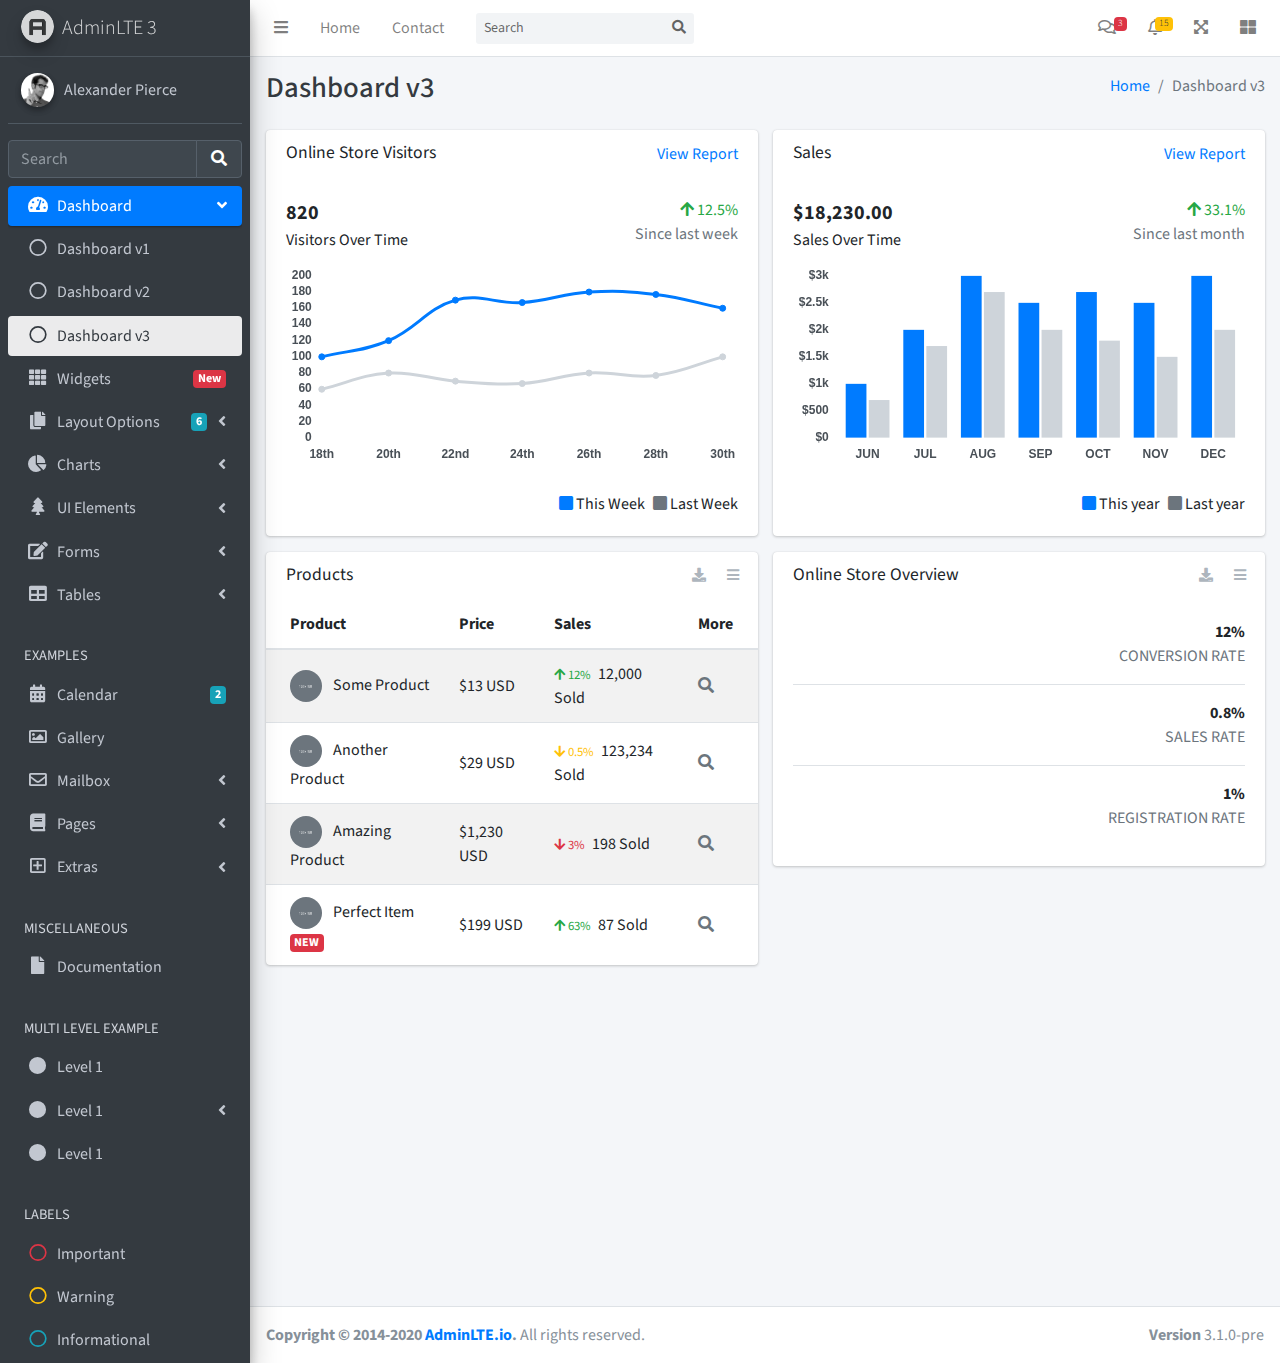
<file: administrador/crud/todo1.html>
<!DOCTYPE html>
<html lang="en">
<head>
  <meta charset="utf-8">
  <meta name="viewport" content="width=device-width, initial-scale=1">
  <title>AdminLTE 3 | Dashboard 3</title>

  <!-- Google Font: Source Sans Pro -->
  <link rel="stylesheet" href="https://fonts.googleapis.com/css?family=Source+Sans+Pro:300,400,400i,700&display=fallback">
  <!-- Font Awesome Icons -->
  <link rel="stylesheet" href="plugins/fontawesome-free/css/all.min.css">
  <!-- IonIcons -->
  <link rel="stylesheet" href="https://code.ionicframework.com/ionicons/2.0.1/css/ionicons.min.css">
  <!-- Theme style -->
  <link rel="stylesheet" href="dist/css/adminlte.min.css">
</head>
<!--
`body` tag options:

  Apply one or more of the following classes to to the body tag
  to get the desired effect

  * sidebar-collapse
  * sidebar-mini
-->
<body class="hold-transition sidebar-mini">
<div class="wrapper">
  <!-- Navbar -->
  <nav class="main-header navbar navbar-expand navbar-white navbar-light">
    <!-- Left navbar links -->
    <ul class="navbar-nav">
      <li class="nav-item">
        <a class="nav-link" data-widget="pushmenu" href="#" role="button"><i class="fas fa-bars"></i></a>
      </li>
      <li class="nav-item d-none d-sm-inline-block">
        <a href="index3.html" class="nav-link">Home</a>
      </li>
      <li class="nav-item d-none d-sm-inline-block">
        <a href="#" class="nav-link">Contact</a>
      </li>
    </ul>

    <!-- SEARCH FORM -->
    <form class="form-inline ml-3">
      <div class="input-group input-group-sm">
        <input class="form-control form-control-navbar" type="search" placeholder="Search" aria-label="Search">
        <div class="input-group-append">
          <button class="btn btn-navbar" type="submit">
            <i class="fas fa-search"></i>
          </button>
        </div>
      </div>
    </form>

    <!-- Right navbar links -->
    <ul class="navbar-nav ml-auto">
      <!-- Messages Dropdown Menu -->
      <li class="nav-item dropdown">
        <a class="nav-link" data-toggle="dropdown" href="#">
          <i class="far fa-comments"></i>
          <span class="badge badge-danger navbar-badge">3</span>
        </a>
        <div class="dropdown-menu dropdown-menu-lg dropdown-menu-right">
          <a href="#" class="dropdown-item">
            <!-- Message Start -->
            <div class="media">
              <img src="dist/img/user1-128x128.jpg" alt="User Avatar" class="img-size-50 mr-3 img-circle">
              <div class="media-body">
                <h3 class="dropdown-item-title">
                  Brad Diesel
                  <span class="float-right text-sm text-danger"><i class="fas fa-star"></i></span>
                </h3>
                <p class="text-sm">Call me whenever you can...</p>
                <p class="text-sm text-muted"><i class="far fa-clock mr-1"></i> 4 Hours Ago</p>
              </div>
            </div>
            <!-- Message End -->
          </a>
          <div class="dropdown-divider"></div>
          <a href="#" class="dropdown-item">
            <!-- Message Start -->
            <div class="media">
              <img src="dist/img/user8-128x128.jpg" alt="User Avatar" class="img-size-50 img-circle mr-3">
              <div class="media-body">
                <h3 class="dropdown-item-title">
                  John Pierce
                  <span class="float-right text-sm text-muted"><i class="fas fa-star"></i></span>
                </h3>
                <p class="text-sm">I got your message bro</p>
                <p class="text-sm text-muted"><i class="far fa-clock mr-1"></i> 4 Hours Ago</p>
              </div>
            </div>
            <!-- Message End -->
          </a>
          <div class="dropdown-divider"></div>
          <a href="#" class="dropdown-item">
            <!-- Message Start -->
            <div class="media">
              <img src="dist/img/user3-128x128.jpg" alt="User Avatar" class="img-size-50 img-circle mr-3">
              <div class="media-body">
                <h3 class="dropdown-item-title">
                  Nora Silvester
                  <span class="float-right text-sm text-warning"><i class="fas fa-star"></i></span>
                </h3>
                <p class="text-sm">The subject goes here</p>
                <p class="text-sm text-muted"><i class="far fa-clock mr-1"></i> 4 Hours Ago</p>
              </div>
            </div>
            <!-- Message End -->
          </a>
          <div class="dropdown-divider"></div>
          <a href="#" class="dropdown-item dropdown-footer">See All Messages</a>
        </div>
      </li>
      <!-- Notifications Dropdown Menu -->
      <li class="nav-item dropdown">
        <a class="nav-link" data-toggle="dropdown" href="#">
          <i class="far fa-bell"></i>
          <span class="badge badge-warning navbar-badge">15</span>
        </a>
        <div class="dropdown-menu dropdown-menu-lg dropdown-menu-right">
          <span class="dropdown-item dropdown-header">15 Notifications</span>
          <div class="dropdown-divider"></div>
          <a href="#" class="dropdown-item">
            <i class="fas fa-envelope mr-2"></i> 4 new messages
            <span class="float-right text-muted text-sm">3 mins</span>
          </a>
          <div class="dropdown-divider"></div>
          <a href="#" class="dropdown-item">
            <i class="fas fa-users mr-2"></i> 8 friend requests
            <span class="float-right text-muted text-sm">12 hours</span>
          </a>
          <div class="dropdown-divider"></div>
          <a href="#" class="dropdown-item">
            <i class="fas fa-file mr-2"></i> 3 new reports
            <span class="float-right text-muted text-sm">2 days</span>
          </a>
          <div class="dropdown-divider"></div>
          <a href="#" class="dropdown-item dropdown-footer">See All Notifications</a>
        </div>
      </li>
      <li class="nav-item">
        <a class="nav-link" data-widget="fullscreen" href="#" role="button">
          <i class="fas fa-expand-arrows-alt"></i>
        </a>
      </li>
      <li class="nav-item">
        <a class="nav-link" data-widget="control-sidebar" data-slide="true" href="#" role="button">
          <i class="fas fa-th-large"></i>
        </a>
      </li>
    </ul>
  </nav>
  <!-- /.navbar -->

  <!-- Main Sidebar Container -->
  <aside class="main-sidebar sidebar-dark-primary elevation-4">
    <!-- Brand Logo -->
    <a href="index3.html" class="brand-link">
      <img src="dist/img/AdminLTELogo.png" alt="AdminLTE Logo" class="brand-image img-circle elevation-3" style="opacity: .8">
      <span class="brand-text font-weight-light">AdminLTE 3</span>
    </a>

    <!-- Sidebar -->
    <div class="sidebar">
      <!-- Sidebar user panel (optional) -->
      <div class="user-panel mt-3 pb-3 mb-3 d-flex">
        <div class="image">
          <img src="dist/img/user2-160x160.jpg" class="img-circle elevation-2" alt="User Image">
        </div>
        <div class="info">
          <a href="#" class="d-block">Alexander Pierce</a>
        </div>
      </div>

      <!-- SidebarSearch Form -->
      <div class="form-inline">
        <div class="input-group" data-widget="sidebar-search">
          <input class="form-control form-control-sidebar" type="search" placeholder="Search" aria-label="Search">
          <div class="input-group-append">
            <button class="btn btn-sidebar">
              <i class="fas fa-search fa-fw"></i>
            </button>
          </div>
        </div>
      </div>

      <!-- Sidebar Menu -->
      <nav class="mt-2">
        <ul class="nav nav-pills nav-sidebar flex-column" data-widget="treeview" role="menu" data-accordion="false">
          <!-- Add icons to the links using the .nav-icon class
               with font-awesome or any other icon font library -->
          <li class="nav-item menu-open">
            <a href="#" class="nav-link active">
              <i class="nav-icon fas fa-tachometer-alt"></i>
              <p>
                Dashboard
                <i class="right fas fa-angle-left"></i>
              </p>
            </a>
            <ul class="nav nav-treeview">
              <li class="nav-item">
                <a href="./index.html" class="nav-link">
                  <i class="far fa-circle nav-icon"></i>
                  <p>Dashboard v1</p>
                </a>
              </li>
              <li class="nav-item">
                <a href="./index2.html" class="nav-link">
                  <i class="far fa-circle nav-icon"></i>
                  <p>Dashboard v2</p>
                </a>
              </li>
              <li class="nav-item">
                <a href="./index3.html" class="nav-link active">
                  <i class="far fa-circle nav-icon"></i>
                  <p>Dashboard v3</p>
                </a>
              </li>
            </ul>
          </li>
          <li class="nav-item">
            <a href="pages/widgets.html" class="nav-link">
              <i class="nav-icon fas fa-th"></i>
              <p>
                Widgets
                <span class="right badge badge-danger">New</span>
              </p>
            </a>
          </li>
          <li class="nav-item">
            <a href="#" class="nav-link">
              <i class="nav-icon fas fa-copy"></i>
              <p>
                Layout Options
                <i class="fas fa-angle-left right"></i>
                <span class="badge badge-info right">6</span>
              </p>
            </a>
            <ul class="nav nav-treeview">
              <li class="nav-item">
                <a href="pages/layout/top-nav.html" class="nav-link">
                  <i class="far fa-circle nav-icon"></i>
                  <p>Top Navigation</p>
                </a>
              </li>
              <li class="nav-item">
                <a href="pages/layout/top-nav-sidebar.html" class="nav-link">
                  <i class="far fa-circle nav-icon"></i>
                  <p>Top Navigation + Sidebar</p>
                </a>
              </li>
              <li class="nav-item">
                <a href="pages/layout/boxed.html" class="nav-link">
                  <i class="far fa-circle nav-icon"></i>
                  <p>Boxed</p>
                </a>
              </li>
              <li class="nav-item">
                <a href="pages/layout/fixed-sidebar.html" class="nav-link">
                  <i class="far fa-circle nav-icon"></i>
                  <p>Fixed Sidebar</p>
                </a>
              </li>
              <li class="nav-item">
                <a href="pages/layout/fixed-sidebar-custom.html" class="nav-link">
                  <i class="far fa-circle nav-icon"></i>
                  <p>Fixed Sidebar <small>+ Custom Area</small></p>
                </a>
              </li>
              <li class="nav-item">
                <a href="pages/layout/fixed-topnav.html" class="nav-link">
                  <i class="far fa-circle nav-icon"></i>
                  <p>Fixed Navbar</p>
                </a>
              </li>
              <li class="nav-item">
                <a href="pages/layout/fixed-footer.html" class="nav-link">
                  <i class="far fa-circle nav-icon"></i>
                  <p>Fixed Footer</p>
                </a>
              </li>
              <li class="nav-item">
                <a href="pages/layout/collapsed-sidebar.html" class="nav-link">
                  <i class="far fa-circle nav-icon"></i>
                  <p>Collapsed Sidebar</p>
                </a>
              </li>
            </ul>
          </li>
          <li class="nav-item">
            <a href="#" class="nav-link">
              <i class="nav-icon fas fa-chart-pie"></i>
              <p>
                Charts
                <i class="right fas fa-angle-left"></i>
              </p>
            </a>
            <ul class="nav nav-treeview">
              <li class="nav-item">
                <a href="pages/charts/chartjs.html" class="nav-link">
                  <i class="far fa-circle nav-icon"></i>
                  <p>ChartJS</p>
                </a>
              </li>
              <li class="nav-item">
                <a href="pages/charts/flot.html" class="nav-link">
                  <i class="far fa-circle nav-icon"></i>
                  <p>Flot</p>
                </a>
              </li>
              <li class="nav-item">
                <a href="pages/charts/inline.html" class="nav-link">
                  <i class="far fa-circle nav-icon"></i>
                  <p>Inline</p>
                </a>
              </li>
            </ul>
          </li>
          <li class="nav-item">
            <a href="#" class="nav-link">
              <i class="nav-icon fas fa-tree"></i>
              <p>
                UI Elements
                <i class="fas fa-angle-left right"></i>
              </p>
            </a>
            <ul class="nav nav-treeview">
              <li class="nav-item">
                <a href="pages/UI/general.html" class="nav-link">
                  <i class="far fa-circle nav-icon"></i>
                  <p>General</p>
                </a>
              </li>
              <li class="nav-item">
                <a href="pages/UI/icons.html" class="nav-link">
                  <i class="far fa-circle nav-icon"></i>
                  <p>Icons</p>
                </a>
              </li>
              <li class="nav-item">
                <a href="pages/UI/buttons.html" class="nav-link">
                  <i class="far fa-circle nav-icon"></i>
                  <p>Buttons</p>
                </a>
              </li>
              <li class="nav-item">
                <a href="pages/UI/sliders.html" class="nav-link">
                  <i class="far fa-circle nav-icon"></i>
                  <p>Sliders</p>
                </a>
              </li>
              <li class="nav-item">
                <a href="pages/UI/modals.html" class="nav-link">
                  <i class="far fa-circle nav-icon"></i>
                  <p>Modals & Alerts</p>
                </a>
              </li>
              <li class="nav-item">
                <a href="pages/UI/navbar.html" class="nav-link">
                  <i class="far fa-circle nav-icon"></i>
                  <p>Navbar & Tabs</p>
                </a>
              </li>
              <li class="nav-item">
                <a href="pages/UI/timeline.html" class="nav-link">
                  <i class="far fa-circle nav-icon"></i>
                  <p>Timeline</p>
                </a>
              </li>
              <li class="nav-item">
                <a href="pages/UI/ribbons.html" class="nav-link">
                  <i class="far fa-circle nav-icon"></i>
                  <p>Ribbons</p>
                </a>
              </li>
            </ul>
          </li>
          <li class="nav-item">
            <a href="#" class="nav-link">
              <i class="nav-icon fas fa-edit"></i>
              <p>
                Forms
                <i class="fas fa-angle-left right"></i>
              </p>
            </a>
            <ul class="nav nav-treeview">
              <li class="nav-item">
                <a href="pages/forms/general.html" class="nav-link">
                  <i class="far fa-circle nav-icon"></i>
                  <p>General Elements</p>
                </a>
              </li>
              <li class="nav-item">
                <a href="pages/forms/advanced.html" class="nav-link">
                  <i class="far fa-circle nav-icon"></i>
                  <p>Advanced Elements</p>
                </a>
              </li>
              <li class="nav-item">
                <a href="pages/forms/editors.html" class="nav-link">
                  <i class="far fa-circle nav-icon"></i>
                  <p>Editors</p>
                </a>
              </li>
              <li class="nav-item">
                <a href="pages/forms/validation.html" class="nav-link">
                  <i class="far fa-circle nav-icon"></i>
                  <p>Validation</p>
                </a>
              </li>
            </ul>
          </li>
          <li class="nav-item">
            <a href="#" class="nav-link">
              <i class="nav-icon fas fa-table"></i>
              <p>
                Tables
                <i class="fas fa-angle-left right"></i>
              </p>
            </a>
            <ul class="nav nav-treeview">
              <li class="nav-item">
                <a href="pages/tables/simple.html" class="nav-link">
                  <i class="far fa-circle nav-icon"></i>
                  <p>Simple Tables</p>
                </a>
              </li>
              <li class="nav-item">
                <a href="pages/tables/data.html" class="nav-link">
                  <i class="far fa-circle nav-icon"></i>
                  <p>DataTables</p>
                </a>
              </li>
              <li class="nav-item">
                <a href="pages/tables/jsgrid.html" class="nav-link">
                  <i class="far fa-circle nav-icon"></i>
                  <p>jsGrid</p>
                </a>
              </li>
            </ul>
          </li>
          <li class="nav-header">EXAMPLES</li>
          <li class="nav-item">
            <a href="pages/calendar.html" class="nav-link">
              <i class="nav-icon fas fa-calendar-alt"></i>
              <p>
                Calendar
                <span class="badge badge-info right">2</span>
              </p>
            </a>
          </li>
          <li class="nav-item">
            <a href="pages/gallery.html" class="nav-link">
              <i class="nav-icon far fa-image"></i>
              <p>
                Gallery
              </p>
            </a>
          </li>
          <li class="nav-item">
            <a href="#" class="nav-link">
              <i class="nav-icon far fa-envelope"></i>
              <p>
                Mailbox
                <i class="fas fa-angle-left right"></i>
              </p>
            </a>
            <ul class="nav nav-treeview">
              <li class="nav-item">
                <a href="pages/mailbox/mailbox.html" class="nav-link">
                  <i class="far fa-circle nav-icon"></i>
                  <p>Inbox</p>
                </a>
              </li>
              <li class="nav-item">
                <a href="pages/mailbox/compose.html" class="nav-link">
                  <i class="far fa-circle nav-icon"></i>
                  <p>Compose</p>
                </a>
              </li>
              <li class="nav-item">
                <a href="pages/mailbox/read-mail.html" class="nav-link">
                  <i class="far fa-circle nav-icon"></i>
                  <p>Read</p>
                </a>
              </li>
            </ul>
          </li>
          <li class="nav-item">
            <a href="#" class="nav-link">
              <i class="nav-icon fas fa-book"></i>
              <p>
                Pages
                <i class="fas fa-angle-left right"></i>
              </p>
            </a>
            <ul class="nav nav-treeview">
              <li class="nav-item">
                <a href="pages/examples/invoice.html" class="nav-link">
                  <i class="far fa-circle nav-icon"></i>
                  <p>Invoice</p>
                </a>
              </li>
              <li class="nav-item">
                <a href="pages/examples/profile.html" class="nav-link">
                  <i class="far fa-circle nav-icon"></i>
                  <p>Profile</p>
                </a>
              </li>
              <li class="nav-item">
                <a href="pages/examples/e-commerce.html" class="nav-link">
                  <i class="far fa-circle nav-icon"></i>
                  <p>E-commerce</p>
                </a>
              </li>
              <li class="nav-item">
                <a href="pages/examples/projects.html" class="nav-link">
                  <i class="far fa-circle nav-icon"></i>
                  <p>Projects</p>
                </a>
              </li>
              <li class="nav-item">
                <a href="pages/examples/project-add.html" class="nav-link">
                  <i class="far fa-circle nav-icon"></i>
                  <p>Project Add</p>
                </a>
              </li>
              <li class="nav-item">
                <a href="pages/examples/project-edit.html" class="nav-link">
                  <i class="far fa-circle nav-icon"></i>
                  <p>Project Edit</p>
                </a>
              </li>
              <li class="nav-item">
                <a href="pages/examples/project-detail.html" class="nav-link">
                  <i class="far fa-circle nav-icon"></i>
                  <p>Project Detail</p>
                </a>
              </li>
              <li class="nav-item">
                <a href="pages/examples/contacts.html" class="nav-link">
                  <i class="far fa-circle nav-icon"></i>
                  <p>Contacts</p>
                </a>
              </li>
            </ul>
          </li>
          <li class="nav-item">
            <a href="#" class="nav-link">
              <i class="nav-icon far fa-plus-square"></i>
              <p>
                Extras
                <i class="fas fa-angle-left right"></i>
              </p>
            </a>
            <ul class="nav nav-treeview">
              <li class="nav-item">
                <a href="pages/examples/login.html" class="nav-link">
                  <i class="far fa-circle nav-icon"></i>
                  <p>Login</p>
                </a>
              </li>
              <li class="nav-item">
                <a href="pages/examples/register.html" class="nav-link">
                  <i class="far fa-circle nav-icon"></i>
                  <p>Register</p>
                </a>
              </li>
              <li class="nav-item">
                <a href="pages/examples/forgot-password.html" class="nav-link">
                  <i class="far fa-circle nav-icon"></i>
                  <p>Forgot Password</p>
                </a>
              </li>
              <li class="nav-item">
                <a href="pages/examples/recover-password.html" class="nav-link">
                  <i class="far fa-circle nav-icon"></i>
                  <p>Recover Password</p>
                </a>
              </li>
              <li class="nav-item">
                <a href="pages/examples/lockscreen.html" class="nav-link">
                  <i class="far fa-circle nav-icon"></i>
                  <p>Lockscreen</p>
                </a>
              </li>
              <li class="nav-item">
                <a href="pages/examples/legacy-user-menu.html" class="nav-link">
                  <i class="far fa-circle nav-icon"></i>
                  <p>Legacy User Menu</p>
                </a>
              </li>
              <li class="nav-item">
                <a href="pages/examples/language-menu.html" class="nav-link">
                  <i class="far fa-circle nav-icon"></i>
                  <p>Language Menu</p>
                </a>
              </li>
              <li class="nav-item">
                <a href="pages/examples/404.html" class="nav-link">
                  <i class="far fa-circle nav-icon"></i>
                  <p>Error 404</p>
                </a>
              </li>
              <li class="nav-item">
                <a href="pages/examples/500.html" class="nav-link">
                  <i class="far fa-circle nav-icon"></i>
                  <p>Error 500</p>
                </a>
              </li>
              <li class="nav-item">
                <a href="pages/examples/pace.html" class="nav-link">
                  <i class="far fa-circle nav-icon"></i>
                  <p>Pace</p>
                </a>
              </li>
              <li class="nav-item">
                <a href="pages/examples/blank.html" class="nav-link">
                  <i class="far fa-circle nav-icon"></i>
                  <p>Blank Page</p>
                </a>
              </li>
              <li class="nav-item">
                <a href="starter.html" class="nav-link">
                  <i class="far fa-circle nav-icon"></i>
                  <p>Starter Page</p>
                </a>
              </li>
            </ul>
          </li>
          <li class="nav-header">MISCELLANEOUS</li>
          <li class="nav-item">
            <a href="https://adminlte.io/docs/3.0/" class="nav-link">
              <i class="nav-icon fas fa-file"></i>
              <p>Documentation</p>
            </a>
          </li>
          <li class="nav-header">MULTI LEVEL EXAMPLE</li>
          <li class="nav-item">
            <a href="#" class="nav-link">
              <i class="fas fa-circle nav-icon"></i>
              <p>Level 1</p>
            </a>
          </li>
          <li class="nav-item">
            <a href="#" class="nav-link">
              <i class="nav-icon fas fa-circle"></i>
              <p>
                Level 1
                <i class="right fas fa-angle-left"></i>
              </p>
            </a>
            <ul class="nav nav-treeview">
              <li class="nav-item">
                <a href="#" class="nav-link">
                  <i class="far fa-circle nav-icon"></i>
                  <p>Level 2</p>
                </a>
              </li>
              <li class="nav-item">
                <a href="#" class="nav-link">
                  <i class="far fa-circle nav-icon"></i>
                  <p>
                    Level 2
                    <i class="right fas fa-angle-left"></i>
                  </p>
                </a>
                <ul class="nav nav-treeview">
                  <li class="nav-item">
                    <a href="#" class="nav-link">
                      <i class="far fa-dot-circle nav-icon"></i>
                      <p>Level 3</p>
                    </a>
                  </li>
                  <li class="nav-item">
                    <a href="#" class="nav-link">
                      <i class="far fa-dot-circle nav-icon"></i>
                      <p>Level 3</p>
                    </a>
                  </li>
                  <li class="nav-item">
                    <a href="#" class="nav-link">
                      <i class="far fa-dot-circle nav-icon"></i>
                      <p>Level 3</p>
                    </a>
                  </li>
                </ul>
              </li>
              <li class="nav-item">
                <a href="#" class="nav-link">
                  <i class="far fa-circle nav-icon"></i>
                  <p>Level 2</p>
                </a>
              </li>
            </ul>
          </li>
          <li class="nav-item">
            <a href="#" class="nav-link">
              <i class="fas fa-circle nav-icon"></i>
              <p>Level 1</p>
            </a>
          </li>
          <li class="nav-header">LABELS</li>
          <li class="nav-item">
            <a href="#" class="nav-link">
              <i class="nav-icon far fa-circle text-danger"></i>
              <p class="text">Important</p>
            </a>
          </li>
          <li class="nav-item">
            <a href="#" class="nav-link">
              <i class="nav-icon far fa-circle text-warning"></i>
              <p>Warning</p>
            </a>
          </li>
          <li class="nav-item">
            <a href="#" class="nav-link">
              <i class="nav-icon far fa-circle text-info"></i>
              <p>Informational</p>
            </a>
          </li>
        </ul>
      </nav>
      <!-- /.sidebar-menu -->
    </div>
    <!-- /.sidebar -->
  </aside>

  <!-- Content Wrapper. Contains page content -->
  <div class="content-wrapper">
    <!-- Content Header (Page header) -->
    <div class="content-header">
      <div class="container-fluid">
        <div class="row mb-2">
          <div class="col-sm-6">
            <h1 class="m-0 text-dark">Dashboard v3</h1>
          </div><!-- /.col -->
          <div class="col-sm-6">
            <ol class="breadcrumb float-sm-right">
              <li class="breadcrumb-item"><a href="#">Home</a></li>
              <li class="breadcrumb-item active">Dashboard v3</li>
            </ol>
          </div><!-- /.col -->
        </div><!-- /.row -->
      </div><!-- /.container-fluid -->
    </div>
    <!-- /.content-header -->

    <!-- Main content -->
    <div class="content">
      <div class="container-fluid">
        <div class="row">
          <div class="col-lg-6">
            <div class="card">
              <div class="card-header border-0">
                <div class="d-flex justify-content-between">
                  <h3 class="card-title">Online Store Visitors</h3>
                  <a href="javascript:void(0);">View Report</a>
                </div>
              </div>
              <div class="card-body">
                <div class="d-flex">
                  <p class="d-flex flex-column">
                    <span class="text-bold text-lg">820</span>
                    <span>Visitors Over Time</span>
                  </p>
                  <p class="ml-auto d-flex flex-column text-right">
                    <span class="text-success">
                      <i class="fas fa-arrow-up"></i> 12.5%
                    </span>
                    <span class="text-muted">Since last week</span>
                  </p>
                </div>
                <!-- /.d-flex -->

                <div class="position-relative mb-4">
                  <canvas id="visitors-chart" height="200"></canvas>
                </div>

                <div class="d-flex flex-row justify-content-end">
                  <span class="mr-2">
                    <i class="fas fa-square text-primary"></i> This Week
                  </span>

                  <span>
                    <i class="fas fa-square text-gray"></i> Last Week
                  </span>
                </div>
              </div>
            </div>
            <!-- /.card -->

            <div class="card">
              <div class="card-header border-0">
                <h3 class="card-title">Products</h3>
                <div class="card-tools">
                  <a href="#" class="btn btn-tool btn-sm">
                    <i class="fas fa-download"></i>
                  </a>
                  <a href="#" class="btn btn-tool btn-sm">
                    <i class="fas fa-bars"></i>
                  </a>
                </div>
              </div>
              <div class="card-body table-responsive p-0">
                <table class="table table-striped table-valign-middle">
                  <thead>
                  <tr>
                    <th>Product</th>
                    <th>Price</th>
                    <th>Sales</th>
                    <th>More</th>
                  </tr>
                  </thead>
                  <tbody>
                  <tr>
                    <td>
                      <img src="dist/img/default-150x150.png" alt="Product 1" class="img-circle img-size-32 mr-2">
                      Some Product
                    </td>
                    <td>$13 USD</td>
                    <td>
                      <small class="text-success mr-1">
                        <i class="fas fa-arrow-up"></i>
                        12%
                      </small>
                      12,000 Sold
                    </td>
                    <td>
                      <a href="#" class="text-muted">
                        <i class="fas fa-search"></i>
                      </a>
                    </td>
                  </tr>
                  <tr>
                    <td>
                      <img src="dist/img/default-150x150.png" alt="Product 1" class="img-circle img-size-32 mr-2">
                      Another Product
                    </td>
                    <td>$29 USD</td>
                    <td>
                      <small class="text-warning mr-1">
                        <i class="fas fa-arrow-down"></i>
                        0.5%
                      </small>
                      123,234 Sold
                    </td>
                    <td>
                      <a href="#" class="text-muted">
                        <i class="fas fa-search"></i>
                      </a>
                    </td>
                  </tr>
                  <tr>
                    <td>
                      <img src="dist/img/default-150x150.png" alt="Product 1" class="img-circle img-size-32 mr-2">
                      Amazing Product
                    </td>
                    <td>$1,230 USD</td>
                    <td>
                      <small class="text-danger mr-1">
                        <i class="fas fa-arrow-down"></i>
                        3%
                      </small>
                      198 Sold
                    </td>
                    <td>
                      <a href="#" class="text-muted">
                        <i class="fas fa-search"></i>
                      </a>
                    </td>
                  </tr>
                  <tr>
                    <td>
                      <img src="dist/img/default-150x150.png" alt="Product 1" class="img-circle img-size-32 mr-2">
                      Perfect Item
                      <span class="badge bg-danger">NEW</span>
                    </td>
                    <td>$199 USD</td>
                    <td>
                      <small class="text-success mr-1">
                        <i class="fas fa-arrow-up"></i>
                        63%
                      </small>
                      87 Sold
                    </td>
                    <td>
                      <a href="#" class="text-muted">
                        <i class="fas fa-search"></i>
                      </a>
                    </td>
                  </tr>
                  </tbody>
                </table>
              </div>
            </div>
            <!-- /.card -->
          </div>
          <!-- /.col-md-6 -->
          <div class="col-lg-6">
            <div class="card">
              <div class="card-header border-0">
                <div class="d-flex justify-content-between">
                  <h3 class="card-title">Sales</h3>
                  <a href="javascript:void(0);">View Report</a>
                </div>
              </div>
              <div class="card-body">
                <div class="d-flex">
                  <p class="d-flex flex-column">
                    <span class="text-bold text-lg">$18,230.00</span>
                    <span>Sales Over Time</span>
                  </p>
                  <p class="ml-auto d-flex flex-column text-right">
                    <span class="text-success">
                      <i class="fas fa-arrow-up"></i> 33.1%
                    </span>
                    <span class="text-muted">Since last month</span>
                  </p>
                </div>
                <!-- /.d-flex -->

                <div class="position-relative mb-4">
                  <canvas id="sales-chart" height="200"></canvas>
                </div>

                <div class="d-flex flex-row justify-content-end">
                  <span class="mr-2">
                    <i class="fas fa-square text-primary"></i> This year
                  </span>

                  <span>
                    <i class="fas fa-square text-gray"></i> Last year
                  </span>
                </div>
              </div>
            </div>
            <!-- /.card -->

            <div class="card">
              <div class="card-header border-0">
                <h3 class="card-title">Online Store Overview</h3>
                <div class="card-tools">
                  <a href="#" class="btn btn-sm btn-tool">
                    <i class="fas fa-download"></i>
                  </a>
                  <a href="#" class="btn btn-sm btn-tool">
                    <i class="fas fa-bars"></i>
                  </a>
                </div>
              </div>
              <div class="card-body">
                <div class="d-flex justify-content-between align-items-center border-bottom mb-3">
                  <p class="text-success text-xl">
                    <i class="ion ion-ios-refresh-empty"></i>
                  </p>
                  <p class="d-flex flex-column text-right">
                    <span class="font-weight-bold">
                      <i class="ion ion-android-arrow-up text-success"></i> 12%
                    </span>
                    <span class="text-muted">CONVERSION RATE</span>
                  </p>
                </div>
                <!-- /.d-flex -->
                <div class="d-flex justify-content-between align-items-center border-bottom mb-3">
                  <p class="text-warning text-xl">
                    <i class="ion ion-ios-cart-outline"></i>
                  </p>
                  <p class="d-flex flex-column text-right">
                    <span class="font-weight-bold">
                      <i class="ion ion-android-arrow-up text-warning"></i> 0.8%
                    </span>
                    <span class="text-muted">SALES RATE</span>
                  </p>
                </div>
                <!-- /.d-flex -->
                <div class="d-flex justify-content-between align-items-center mb-0">
                  <p class="text-danger text-xl">
                    <i class="ion ion-ios-people-outline"></i>
                  </p>
                  <p class="d-flex flex-column text-right">
                    <span class="font-weight-bold">
                      <i class="ion ion-android-arrow-down text-danger"></i> 1%
                    </span>
                    <span class="text-muted">REGISTRATION RATE</span>
                  </p>
                </div>
                <!-- /.d-flex -->
              </div>
            </div>
          </div>
          <!-- /.col-md-6 -->
        </div>
        <!-- /.row -->
      </div>
      <!-- /.container-fluid -->
    </div>
    <!-- /.content -->
  </div>
  <!-- /.content-wrapper -->

  <!-- Control Sidebar -->
  <aside class="control-sidebar control-sidebar-dark">
    <!-- Control sidebar content goes here -->
  </aside>
  <!-- /.control-sidebar -->

  <!-- Main Footer -->
  <footer class="main-footer">
    <strong>Copyright &copy; 2014-2020 <a href="https://adminlte.io">AdminLTE.io</a>.</strong>
    All rights reserved.
    <div class="float-right d-none d-sm-inline-block">
      <b>Version</b> 3.1.0-pre
    </div>
  </footer>
</div>
<!-- ./wrapper -->

<!-- REQUIRED SCRIPTS -->

<!-- jQuery -->
<script src="plugins/jquery/jquery.min.js"></script>
<!-- Bootstrap -->
<script src="plugins/bootstrap/js/bootstrap.bundle.min.js"></script>
<!-- AdminLTE -->
<script src="dist/js/adminlte.js"></script>

<!-- OPTIONAL SCRIPTS -->
<script src="plugins/chart.js/Chart.min.js"></script>
<!-- AdminLTE for demo purposes -->
<script src="dist/js/demo.js"></script>
<!-- AdminLTE dashboard demo (This is only for demo purposes) -->
<script src="dist/js/pages/dashboard3.js"></script>
</body>
</html>
</file>
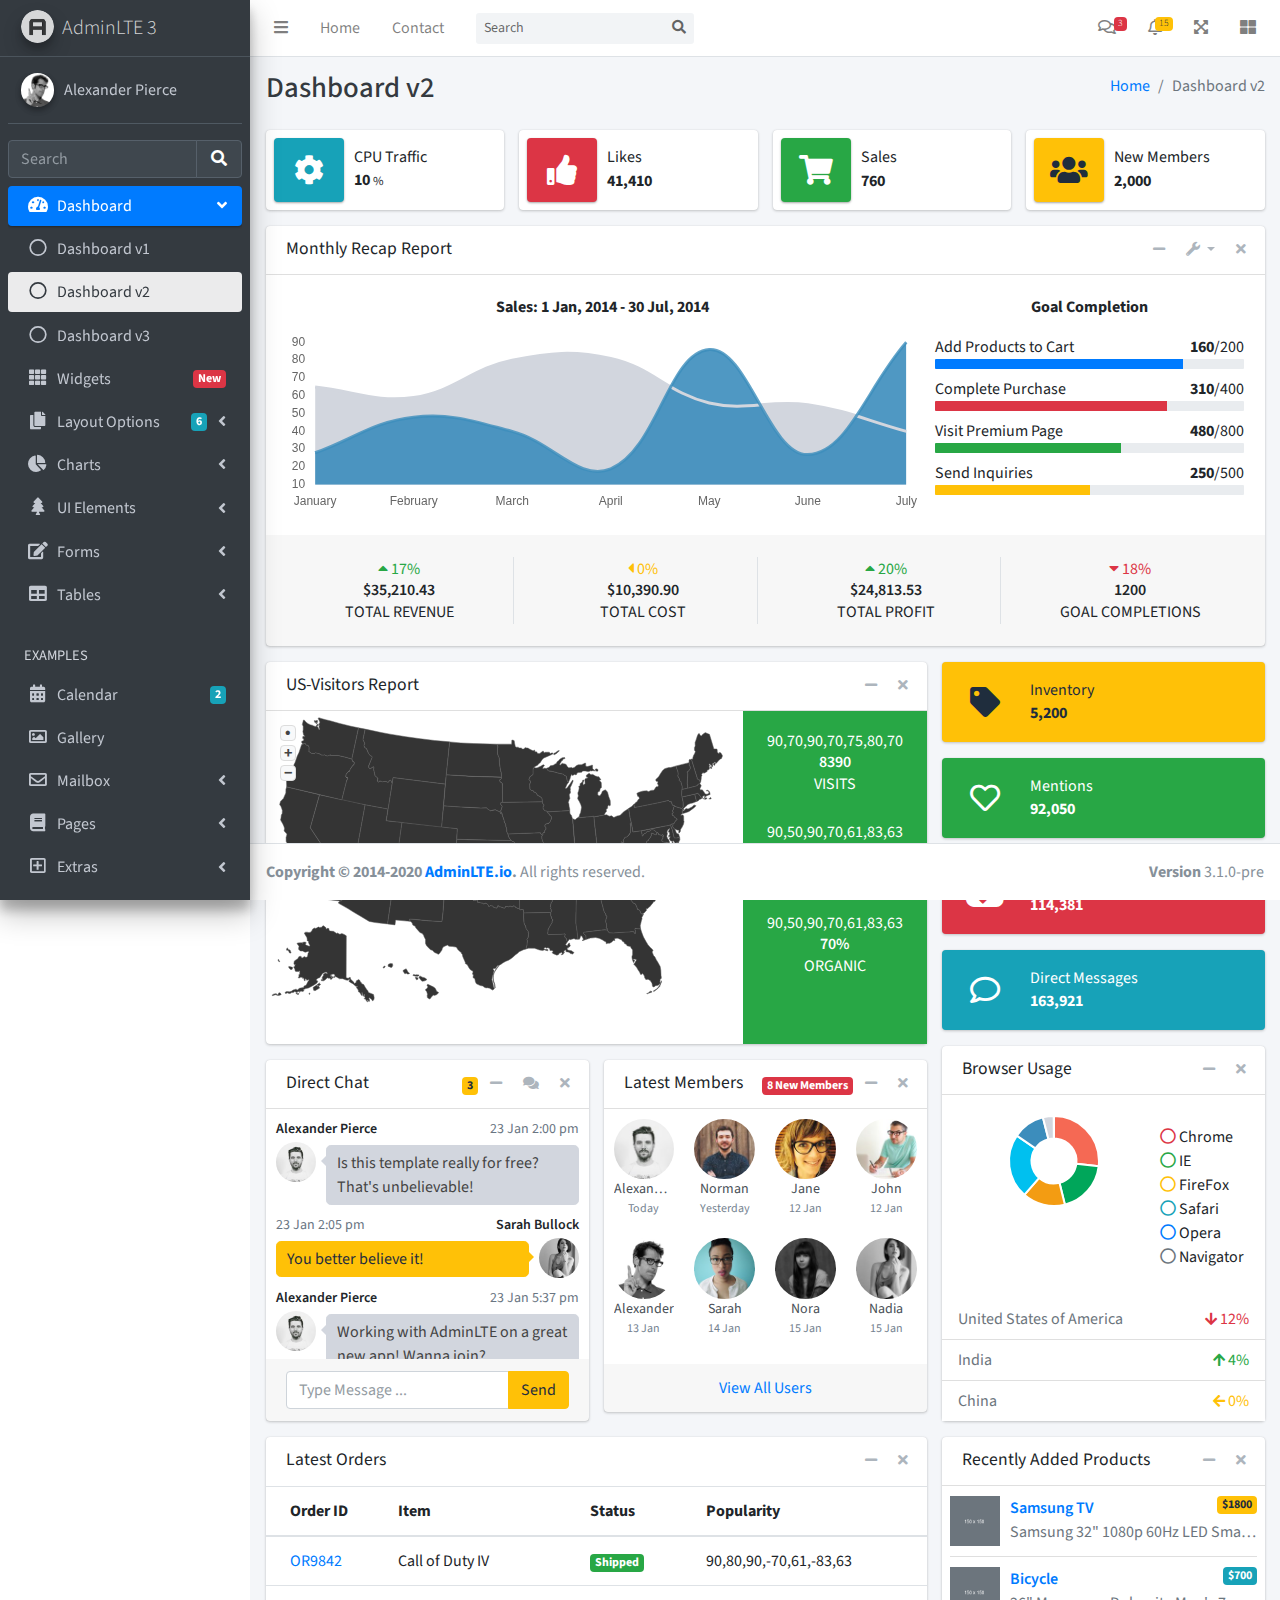
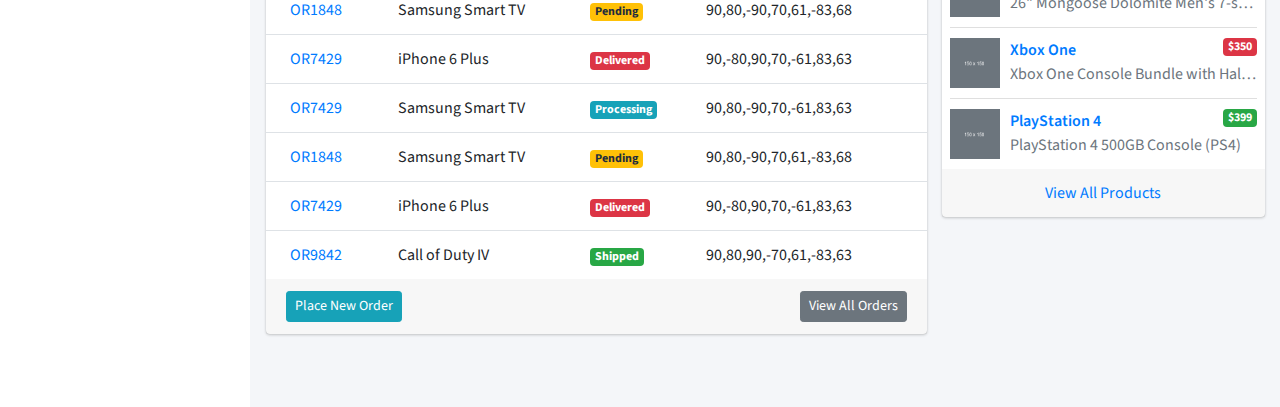
<file: administrador/crud/todo2.html>
<!DOCTYPE html>
<html lang="en">
<head>
  <meta charset="utf-8">
  <meta name="viewport" content="width=device-width, initial-scale=1">
  <title>AdminLTE 3 | Dashboard 2</title>

  <!-- Google Font: Source Sans Pro -->
  <link rel="stylesheet" href="https://fonts.googleapis.com/css?family=Source+Sans+Pro:300,400,400i,700&display=fallback">
  <!-- Font Awesome Icons -->
  <link rel="stylesheet" href="plugins/fontawesome-free/css/all.min.css">
  <!-- overlayScrollbars -->
  <link rel="stylesheet" href="plugins/overlayScrollbars/css/OverlayScrollbars.min.css">
  <!-- Theme style -->
  <link rel="stylesheet" href="dist/css/adminlte.min.css">
</head>
<body class="hold-transition sidebar-mini layout-fixed layout-navbar-fixed layout-footer-fixed">
<div class="wrapper">
  <!-- Navbar -->
  <nav class="main-header navbar navbar-expand navbar-white navbar-light">
    <!-- Left navbar links -->
    <ul class="navbar-nav">
      <li class="nav-item">
        <a class="nav-link" data-widget="pushmenu" href="#" role="button"><i class="fas fa-bars"></i></a>
      </li>
      <li class="nav-item d-none d-sm-inline-block">
        <a href="index3.html" class="nav-link">Home</a>
      </li>
      <li class="nav-item d-none d-sm-inline-block">
        <a href="#" class="nav-link">Contact</a>
      </li>
    </ul>

    <!-- SEARCH FORM -->
    <form class="form-inline ml-3">
      <div class="input-group input-group-sm">
        <input class="form-control form-control-navbar" type="search" placeholder="Search" aria-label="Search">
        <div class="input-group-append">
          <button class="btn btn-navbar" type="submit">
            <i class="fas fa-search"></i>
          </button>
        </div>
      </div>
    </form>

    <!-- Right navbar links -->
    <ul class="navbar-nav ml-auto">
      <!-- Messages Dropdown Menu -->
      <li class="nav-item dropdown">
        <a class="nav-link" data-toggle="dropdown" href="#">
          <i class="far fa-comments"></i>
          <span class="badge badge-danger navbar-badge">3</span>
        </a>
        <div class="dropdown-menu dropdown-menu-lg dropdown-menu-right">
          <a href="#" class="dropdown-item">
            <!-- Message Start -->
            <div class="media">
              <img src="dist/img/user1-128x128.jpg" alt="User Avatar" class="img-size-50 mr-3 img-circle">
              <div class="media-body">
                <h3 class="dropdown-item-title">
                  Brad Diesel
                  <span class="float-right text-sm text-danger"><i class="fas fa-star"></i></span>
                </h3>
                <p class="text-sm">Call me whenever you can...</p>
                <p class="text-sm text-muted"><i class="far fa-clock mr-1"></i> 4 Hours Ago</p>
              </div>
            </div>
            <!-- Message End -->
          </a>
          <div class="dropdown-divider"></div>
          <a href="#" class="dropdown-item">
            <!-- Message Start -->
            <div class="media">
              <img src="dist/img/user8-128x128.jpg" alt="User Avatar" class="img-size-50 img-circle mr-3">
              <div class="media-body">
                <h3 class="dropdown-item-title">
                  John Pierce
                  <span class="float-right text-sm text-muted"><i class="fas fa-star"></i></span>
                </h3>
                <p class="text-sm">I got your message bro</p>
                <p class="text-sm text-muted"><i class="far fa-clock mr-1"></i> 4 Hours Ago</p>
              </div>
            </div>
            <!-- Message End -->
          </a>
          <div class="dropdown-divider"></div>
          <a href="#" class="dropdown-item">
            <!-- Message Start -->
            <div class="media">
              <img src="dist/img/user3-128x128.jpg" alt="User Avatar" class="img-size-50 img-circle mr-3">
              <div class="media-body">
                <h3 class="dropdown-item-title">
                  Nora Silvester
                  <span class="float-right text-sm text-warning"><i class="fas fa-star"></i></span>
                </h3>
                <p class="text-sm">The subject goes here</p>
                <p class="text-sm text-muted"><i class="far fa-clock mr-1"></i> 4 Hours Ago</p>
              </div>
            </div>
            <!-- Message End -->
          </a>
          <div class="dropdown-divider"></div>
          <a href="#" class="dropdown-item dropdown-footer">See All Messages</a>
        </div>
      </li>
      <!-- Notifications Dropdown Menu -->
      <li class="nav-item dropdown">
        <a class="nav-link" data-toggle="dropdown" href="#">
          <i class="far fa-bell"></i>
          <span class="badge badge-warning navbar-badge">15</span>
        </a>
        <div class="dropdown-menu dropdown-menu-lg dropdown-menu-right">
          <span class="dropdown-item dropdown-header">15 Notifications</span>
          <div class="dropdown-divider"></div>
          <a href="#" class="dropdown-item">
            <i class="fas fa-envelope mr-2"></i> 4 new messages
            <span class="float-right text-muted text-sm">3 mins</span>
          </a>
          <div class="dropdown-divider"></div>
          <a href="#" class="dropdown-item">
            <i class="fas fa-users mr-2"></i> 8 friend requests
            <span class="float-right text-muted text-sm">12 hours</span>
          </a>
          <div class="dropdown-divider"></div>
          <a href="#" class="dropdown-item">
            <i class="fas fa-file mr-2"></i> 3 new reports
            <span class="float-right text-muted text-sm">2 days</span>
          </a>
          <div class="dropdown-divider"></div>
          <a href="#" class="dropdown-item dropdown-footer">See All Notifications</a>
        </div>
      </li>
      <li class="nav-item">
        <a class="nav-link" data-widget="fullscreen" href="#" role="button">
          <i class="fas fa-expand-arrows-alt"></i>
        </a>
      </li>
      <li class="nav-item">
        <a class="nav-link" data-widget="control-sidebar" data-slide="true" href="#" role="button">
          <i class="fas fa-th-large"></i>
        </a>
      </li>
    </ul>
  </nav>
  <!-- /.navbar -->

  <!-- Main Sidebar Container -->
  <aside class="main-sidebar sidebar-dark-primary elevation-4">
    <!-- Brand Logo -->
    <a href="index3.html" class="brand-link">
      <img src="dist/img/AdminLTELogo.png" alt="AdminLTE Logo" class="brand-image img-circle elevation-3" style="opacity: .8">
      <span class="brand-text font-weight-light">AdminLTE 3</span>
    </a>

    <!-- Sidebar -->
    <div class="sidebar">
      <!-- Sidebar user panel (optional) -->
      <div class="user-panel mt-3 pb-3 mb-3 d-flex">
        <div class="image">
          <img src="dist/img/user2-160x160.jpg" class="img-circle elevation-2" alt="User Image">
        </div>
        <div class="info">
          <a href="#" class="d-block">Alexander Pierce</a>
        </div>
      </div>

      <!-- SidebarSearch Form -->
      <div class="form-inline">
        <div class="input-group" data-widget="sidebar-search">
          <input class="form-control form-control-sidebar" type="search" placeholder="Search" aria-label="Search">
          <div class="input-group-append">
            <button class="btn btn-sidebar">
              <i class="fas fa-search fa-fw"></i>
            </button>
          </div>
        </div>
      </div>

      <!-- Sidebar Menu -->
      <nav class="mt-2">
        <ul class="nav nav-pills nav-sidebar flex-column" data-widget="treeview" role="menu" data-accordion="false">
          <!-- Add icons to the links using the .nav-icon class
               with font-awesome or any other icon font library -->
          <li class="nav-item menu-open">
            <a href="#" class="nav-link active">
              <i class="nav-icon fas fa-tachometer-alt"></i>
              <p>
                Dashboard
                <i class="right fas fa-angle-left"></i>
              </p>
            </a>
            <ul class="nav nav-treeview">
              <li class="nav-item">
                <a href="./index.html" class="nav-link">
                  <i class="far fa-circle nav-icon"></i>
                  <p>Dashboard v1</p>
                </a>
              </li>
              <li class="nav-item">
                <a href="./index2.html" class="nav-link active">
                  <i class="far fa-circle nav-icon"></i>
                  <p>Dashboard v2</p>
                </a>
              </li>
              <li class="nav-item">
                <a href="./index3.html" class="nav-link">
                  <i class="far fa-circle nav-icon"></i>
                  <p>Dashboard v3</p>
                </a>
              </li>
            </ul>
          </li>
          <li class="nav-item">
            <a href="pages/widgets.html" class="nav-link">
              <i class="nav-icon fas fa-th"></i>
              <p>
                Widgets
                <span class="right badge badge-danger">New</span>
              </p>
            </a>
          </li>
          <li class="nav-item">
            <a href="#" class="nav-link">
              <i class="nav-icon fas fa-copy"></i>
              <p>
                Layout Options
                <i class="fas fa-angle-left right"></i>
                <span class="badge badge-info right">6</span>
              </p>
            </a>
            <ul class="nav nav-treeview">
              <li class="nav-item">
                <a href="pages/layout/top-nav.html" class="nav-link">
                  <i class="far fa-circle nav-icon"></i>
                  <p>Top Navigation</p>
                </a>
              </li>
              <li class="nav-item">
                <a href="pages/layout/top-nav-sidebar.html" class="nav-link">
                  <i class="far fa-circle nav-icon"></i>
                  <p>Top Navigation + Sidebar</p>
                </a>
              </li>
              <li class="nav-item">
                <a href="pages/layout/boxed.html" class="nav-link">
                  <i class="far fa-circle nav-icon"></i>
                  <p>Boxed</p>
                </a>
              </li>
              <li class="nav-item">
                <a href="pages/layout/fixed-sidebar.html" class="nav-link">
                  <i class="far fa-circle nav-icon"></i>
                  <p>Fixed Sidebar</p>
                </a>
              </li>
              <li class="nav-item">
                <a href="pages/layout/fixed-sidebar-custom.html" class="nav-link">
                  <i class="far fa-circle nav-icon"></i>
                  <p>Fixed Sidebar <small>+ Custom Area</small></p>
                </a>
              </li>
              <li class="nav-item">
                <a href="pages/layout/fixed-topnav.html" class="nav-link">
                  <i class="far fa-circle nav-icon"></i>
                  <p>Fixed Navbar</p>
                </a>
              </li>
              <li class="nav-item">
                <a href="pages/layout/fixed-footer.html" class="nav-link">
                  <i class="far fa-circle nav-icon"></i>
                  <p>Fixed Footer</p>
                </a>
              </li>
              <li class="nav-item">
                <a href="pages/layout/collapsed-sidebar.html" class="nav-link">
                  <i class="far fa-circle nav-icon"></i>
                  <p>Collapsed Sidebar</p>
                </a>
              </li>
            </ul>
          </li>
          <li class="nav-item">
            <a href="#" class="nav-link">
              <i class="nav-icon fas fa-chart-pie"></i>
              <p>
                Charts
                <i class="right fas fa-angle-left"></i>
              </p>
            </a>
            <ul class="nav nav-treeview">
              <li class="nav-item">
                <a href="pages/charts/chartjs.html" class="nav-link">
                  <i class="far fa-circle nav-icon"></i>
                  <p>ChartJS</p>
                </a>
              </li>
              <li class="nav-item">
                <a href="pages/charts/flot.html" class="nav-link">
                  <i class="far fa-circle nav-icon"></i>
                  <p>Flot</p>
                </a>
              </li>
              <li class="nav-item">
                <a href="pages/charts/inline.html" class="nav-link">
                  <i class="far fa-circle nav-icon"></i>
                  <p>Inline</p>
                </a>
              </li>
            </ul>
          </li>
          <li class="nav-item">
            <a href="#" class="nav-link">
              <i class="nav-icon fas fa-tree"></i>
              <p>
                UI Elements
                <i class="fas fa-angle-left right"></i>
              </p>
            </a>
            <ul class="nav nav-treeview">
              <li class="nav-item">
                <a href="pages/UI/general.html" class="nav-link">
                  <i class="far fa-circle nav-icon"></i>
                  <p>General</p>
                </a>
              </li>
              <li class="nav-item">
                <a href="pages/UI/icons.html" class="nav-link">
                  <i class="far fa-circle nav-icon"></i>
                  <p>Icons</p>
                </a>
              </li>
              <li class="nav-item">
                <a href="pages/UI/buttons.html" class="nav-link">
                  <i class="far fa-circle nav-icon"></i>
                  <p>Buttons</p>
                </a>
              </li>
              <li class="nav-item">
                <a href="pages/UI/sliders.html" class="nav-link">
                  <i class="far fa-circle nav-icon"></i>
                  <p>Sliders</p>
                </a>
              </li>
              <li class="nav-item">
                <a href="pages/UI/modals.html" class="nav-link">
                  <i class="far fa-circle nav-icon"></i>
                  <p>Modals & Alerts</p>
                </a>
              </li>
              <li class="nav-item">
                <a href="pages/UI/navbar.html" class="nav-link">
                  <i class="far fa-circle nav-icon"></i>
                  <p>Navbar & Tabs</p>
                </a>
              </li>
              <li class="nav-item">
                <a href="pages/UI/timeline.html" class="nav-link">
                  <i class="far fa-circle nav-icon"></i>
                  <p>Timeline</p>
                </a>
              </li>
              <li class="nav-item">
                <a href="pages/UI/ribbons.html" class="nav-link">
                  <i class="far fa-circle nav-icon"></i>
                  <p>Ribbons</p>
                </a>
              </li>
            </ul>
          </li>
          <li class="nav-item">
            <a href="#" class="nav-link">
              <i class="nav-icon fas fa-edit"></i>
              <p>
                Forms
                <i class="fas fa-angle-left right"></i>
              </p>
            </a>
            <ul class="nav nav-treeview">
              <li class="nav-item">
                <a href="pages/forms/general.html" class="nav-link">
                  <i class="far fa-circle nav-icon"></i>
                  <p>General Elements</p>
                </a>
              </li>
              <li class="nav-item">
                <a href="pages/forms/advanced.html" class="nav-link">
                  <i class="far fa-circle nav-icon"></i>
                  <p>Advanced Elements</p>
                </a>
              </li>
              <li class="nav-item">
                <a href="pages/forms/editors.html" class="nav-link">
                  <i class="far fa-circle nav-icon"></i>
                  <p>Editors</p>
                </a>
              </li>
              <li class="nav-item">
                <a href="pages/forms/validation.html" class="nav-link">
                  <i class="far fa-circle nav-icon"></i>
                  <p>Validation</p>
                </a>
              </li>
            </ul>
          </li>
          <li class="nav-item">
            <a href="#" class="nav-link">
              <i class="nav-icon fas fa-table"></i>
              <p>
                Tables
                <i class="fas fa-angle-left right"></i>
              </p>
            </a>
            <ul class="nav nav-treeview">
              <li class="nav-item">
                <a href="pages/tables/simple.html" class="nav-link">
                  <i class="far fa-circle nav-icon"></i>
                  <p>Simple Tables</p>
                </a>
              </li>
              <li class="nav-item">
                <a href="pages/tables/data.html" class="nav-link">
                  <i class="far fa-circle nav-icon"></i>
                  <p>DataTables</p>
                </a>
              </li>
              <li class="nav-item">
                <a href="pages/tables/jsgrid.html" class="nav-link">
                  <i class="far fa-circle nav-icon"></i>
                  <p>jsGrid</p>
                </a>
              </li>
            </ul>
          </li>
          <li class="nav-header">EXAMPLES</li>
          <li class="nav-item">
            <a href="pages/calendar.html" class="nav-link">
              <i class="nav-icon fas fa-calendar-alt"></i>
              <p>
                Calendar
                <span class="badge badge-info right">2</span>
              </p>
            </a>
          </li>
          <li class="nav-item">
            <a href="pages/gallery.html" class="nav-link">
              <i class="nav-icon far fa-image"></i>
              <p>
                Gallery
              </p>
            </a>
          </li>
          <li class="nav-item">
            <a href="#" class="nav-link">
              <i class="nav-icon far fa-envelope"></i>
              <p>
                Mailbox
                <i class="fas fa-angle-left right"></i>
              </p>
            </a>
            <ul class="nav nav-treeview">
              <li class="nav-item">
                <a href="pages/mailbox/mailbox.html" class="nav-link">
                  <i class="far fa-circle nav-icon"></i>
                  <p>Inbox</p>
                </a>
              </li>
              <li class="nav-item">
                <a href="pages/mailbox/compose.html" class="nav-link">
                  <i class="far fa-circle nav-icon"></i>
                  <p>Compose</p>
                </a>
              </li>
              <li class="nav-item">
                <a href="pages/mailbox/read-mail.html" class="nav-link">
                  <i class="far fa-circle nav-icon"></i>
                  <p>Read</p>
                </a>
              </li>
            </ul>
          </li>
          <li class="nav-item">
            <a href="#" class="nav-link">
              <i class="nav-icon fas fa-book"></i>
              <p>
                Pages
                <i class="fas fa-angle-left right"></i>
              </p>
            </a>
            <ul class="nav nav-treeview">
              <li class="nav-item">
                <a href="pages/examples/invoice.html" class="nav-link">
                  <i class="far fa-circle nav-icon"></i>
                  <p>Invoice</p>
                </a>
              </li>
              <li class="nav-item">
                <a href="pages/examples/profile.html" class="nav-link">
                  <i class="far fa-circle nav-icon"></i>
                  <p>Profile</p>
                </a>
              </li>
              <li class="nav-item">
                <a href="pages/examples/e-commerce.html" class="nav-link">
                  <i class="far fa-circle nav-icon"></i>
                  <p>E-commerce</p>
                </a>
              </li>
              <li class="nav-item">
                <a href="pages/examples/projects.html" class="nav-link">
                  <i class="far fa-circle nav-icon"></i>
                  <p>Projects</p>
                </a>
              </li>
              <li class="nav-item">
                <a href="pages/examples/project-add.html" class="nav-link">
                  <i class="far fa-circle nav-icon"></i>
                  <p>Project Add</p>
                </a>
              </li>
              <li class="nav-item">
                <a href="pages/examples/project-edit.html" class="nav-link">
                  <i class="far fa-circle nav-icon"></i>
                  <p>Project Edit</p>
                </a>
              </li>
              <li class="nav-item">
                <a href="pages/examples/project-detail.html" class="nav-link">
                  <i class="far fa-circle nav-icon"></i>
                  <p>Project Detail</p>
                </a>
              </li>
              <li class="nav-item">
                <a href="pages/examples/contacts.html" class="nav-link">
                  <i class="far fa-circle nav-icon"></i>
                  <p>Contacts</p>
                </a>
              </li>
            </ul>
          </li>
          <li class="nav-item">
            <a href="#" class="nav-link">
              <i class="nav-icon far fa-plus-square"></i>
              <p>
                Extras
                <i class="fas fa-angle-left right"></i>
              </p>
            </a>
            <ul class="nav nav-treeview">
              <li class="nav-item">
                <a href="pages/examples/login.html" class="nav-link">
                  <i class="far fa-circle nav-icon"></i>
                  <p>Login</p>
                </a>
              </li>
              <li class="nav-item">
                <a href="pages/examples/register.html" class="nav-link">
                  <i class="far fa-circle nav-icon"></i>
                  <p>Register</p>
                </a>
              </li>
              <li class="nav-item">
                <a href="pages/examples/forgot-password.html" class="nav-link">
                  <i class="far fa-circle nav-icon"></i>
                  <p>Forgot Password</p>
                </a>
              </li>
              <li class="nav-item">
                <a href="pages/examples/recover-password.html" class="nav-link">
                  <i class="far fa-circle nav-icon"></i>
                  <p>Recover Password</p>
                </a>
              </li>
              <li class="nav-item">
                <a href="pages/examples/lockscreen.html" class="nav-link">
                  <i class="far fa-circle nav-icon"></i>
                  <p>Lockscreen</p>
                </a>
              </li>
              <li class="nav-item">
                <a href="pages/examples/legacy-user-menu.html" class="nav-link">
                  <i class="far fa-circle nav-icon"></i>
                  <p>Legacy User Menu</p>
                </a>
              </li>
              <li class="nav-item">
                <a href="pages/examples/language-menu.html" class="nav-link">
                  <i class="far fa-circle nav-icon"></i>
                  <p>Language Menu</p>
                </a>
              </li>
              <li class="nav-item">
                <a href="pages/examples/404.html" class="nav-link">
                  <i class="far fa-circle nav-icon"></i>
                  <p>Error 404</p>
                </a>
              </li>
              <li class="nav-item">
                <a href="pages/examples/500.html" class="nav-link">
                  <i class="far fa-circle nav-icon"></i>
                  <p>Error 500</p>
                </a>
              </li>
              <li class="nav-item">
                <a href="pages/examples/pace.html" class="nav-link">
                  <i class="far fa-circle nav-icon"></i>
                  <p>Pace</p>
                </a>
              </li>
              <li class="nav-item">
                <a href="pages/examples/blank.html" class="nav-link">
                  <i class="far fa-circle nav-icon"></i>
                  <p>Blank Page</p>
                </a>
              </li>
              <li class="nav-item">
                <a href="starter.html" class="nav-link">
                  <i class="far fa-circle nav-icon"></i>
                  <p>Starter Page</p>
                </a>
              </li>
            </ul>
          </li>
          <li class="nav-header">MISCELLANEOUS</li>
          <li class="nav-item">
            <a href="https://adminlte.io/docs/3.0/" class="nav-link">
              <i class="nav-icon fas fa-file"></i>
              <p>Documentation</p>
            </a>
          </li>
          <li class="nav-header">MULTI LEVEL EXAMPLE</li>
          <li class="nav-item">
            <a href="#" class="nav-link">
              <i class="fas fa-circle nav-icon"></i>
              <p>Level 1</p>
            </a>
          </li>
          <li class="nav-item">
            <a href="#" class="nav-link">
              <i class="nav-icon fas fa-circle"></i>
              <p>
                Level 1
                <i class="right fas fa-angle-left"></i>
              </p>
            </a>
            <ul class="nav nav-treeview">
              <li class="nav-item">
                <a href="#" class="nav-link">
                  <i class="far fa-circle nav-icon"></i>
                  <p>Level 2</p>
                </a>
              </li>
              <li class="nav-item">
                <a href="#" class="nav-link">
                  <i class="far fa-circle nav-icon"></i>
                  <p>
                    Level 2
                    <i class="right fas fa-angle-left"></i>
                  </p>
                </a>
                <ul class="nav nav-treeview">
                  <li class="nav-item">
                    <a href="#" class="nav-link">
                      <i class="far fa-dot-circle nav-icon"></i>
                      <p>Level 3</p>
                    </a>
                  </li>
                  <li class="nav-item">
                    <a href="#" class="nav-link">
                      <i class="far fa-dot-circle nav-icon"></i>
                      <p>Level 3</p>
                    </a>
                  </li>
                  <li class="nav-item">
                    <a href="#" class="nav-link">
                      <i class="far fa-dot-circle nav-icon"></i>
                      <p>Level 3</p>
                    </a>
                  </li>
                </ul>
              </li>
              <li class="nav-item">
                <a href="#" class="nav-link">
                  <i class="far fa-circle nav-icon"></i>
                  <p>Level 2</p>
                </a>
              </li>
            </ul>
          </li>
          <li class="nav-item">
            <a href="#" class="nav-link">
              <i class="fas fa-circle nav-icon"></i>
              <p>Level 1</p>
            </a>
          </li>
          <li class="nav-header">LABELS</li>
          <li class="nav-item">
            <a href="#" class="nav-link">
              <i class="nav-icon far fa-circle text-danger"></i>
              <p class="text">Important</p>
            </a>
          </li>
          <li class="nav-item">
            <a href="#" class="nav-link">
              <i class="nav-icon far fa-circle text-warning"></i>
              <p>Warning</p>
            </a>
          </li>
          <li class="nav-item">
            <a href="#" class="nav-link">
              <i class="nav-icon far fa-circle text-info"></i>
              <p>Informational</p>
            </a>
          </li>
        </ul>
      </nav>
      <!-- /.sidebar-menu -->
    </div>
    <!-- /.sidebar -->
  </aside>

  <!-- Content Wrapper. Contains page content -->
  <div class="content-wrapper">
    <!-- Content Header (Page header) -->
    <div class="content-header">
      <div class="container-fluid">
        <div class="row mb-2">
          <div class="col-sm-6">
            <h1 class="m-0 text-dark">Dashboard v2</h1>
          </div><!-- /.col -->
          <div class="col-sm-6">
            <ol class="breadcrumb float-sm-right">
              <li class="breadcrumb-item"><a href="#">Home</a></li>
              <li class="breadcrumb-item active">Dashboard v2</li>
            </ol>
          </div><!-- /.col -->
        </div><!-- /.row -->
      </div><!-- /.container-fluid -->
    </div>
    <!-- /.content-header -->

    <!-- Main content -->
    <section class="content">
      <div class="container-fluid">
        <!-- Info boxes -->
        <div class="row">
          <div class="col-12 col-sm-6 col-md-3">
            <div class="info-box">
              <span class="info-box-icon bg-info elevation-1"><i class="fas fa-cog"></i></span>

              <div class="info-box-content">
                <span class="info-box-text">CPU Traffic</span>
                <span class="info-box-number">
                  10
                  <small>%</small>
                </span>
              </div>
              <!-- /.info-box-content -->
            </div>
            <!-- /.info-box -->
          </div>
          <!-- /.col -->
          <div class="col-12 col-sm-6 col-md-3">
            <div class="info-box mb-3">
              <span class="info-box-icon bg-danger elevation-1"><i class="fas fa-thumbs-up"></i></span>

              <div class="info-box-content">
                <span class="info-box-text">Likes</span>
                <span class="info-box-number">41,410</span>
              </div>
              <!-- /.info-box-content -->
            </div>
            <!-- /.info-box -->
          </div>
          <!-- /.col -->

          <!-- fix for small devices only -->
          <div class="clearfix hidden-md-up"></div>

          <div class="col-12 col-sm-6 col-md-3">
            <div class="info-box mb-3">
              <span class="info-box-icon bg-success elevation-1"><i class="fas fa-shopping-cart"></i></span>

              <div class="info-box-content">
                <span class="info-box-text">Sales</span>
                <span class="info-box-number">760</span>
              </div>
              <!-- /.info-box-content -->
            </div>
            <!-- /.info-box -->
          </div>
          <!-- /.col -->
          <div class="col-12 col-sm-6 col-md-3">
            <div class="info-box mb-3">
              <span class="info-box-icon bg-warning elevation-1"><i class="fas fa-users"></i></span>

              <div class="info-box-content">
                <span class="info-box-text">New Members</span>
                <span class="info-box-number">2,000</span>
              </div>
              <!-- /.info-box-content -->
            </div>
            <!-- /.info-box -->
          </div>
          <!-- /.col -->
        </div>
        <!-- /.row -->

        <div class="row">
          <div class="col-md-12">
            <div class="card">
              <div class="card-header">
                <h5 class="card-title">Monthly Recap Report</h5>

                <div class="card-tools">
                  <button type="button" class="btn btn-tool" data-card-widget="collapse">
                    <i class="fas fa-minus"></i>
                  </button>
                  <div class="btn-group">
                    <button type="button" class="btn btn-tool dropdown-toggle" data-toggle="dropdown">
                      <i class="fas fa-wrench"></i>
                    </button>
                    <div class="dropdown-menu dropdown-menu-right" role="menu">
                      <a href="#" class="dropdown-item">Action</a>
                      <a href="#" class="dropdown-item">Another action</a>
                      <a href="#" class="dropdown-item">Something else here</a>
                      <a class="dropdown-divider"></a>
                      <a href="#" class="dropdown-item">Separated link</a>
                    </div>
                  </div>
                  <button type="button" class="btn btn-tool" data-card-widget="remove">
                    <i class="fas fa-times"></i>
                  </button>
                </div>
              </div>
              <!-- /.card-header -->
              <div class="card-body">
                <div class="row">
                  <div class="col-md-8">
                    <p class="text-center">
                      <strong>Sales: 1 Jan, 2014 - 30 Jul, 2014</strong>
                    </p>

                    <div class="chart">
                      <!-- Sales Chart Canvas -->
                      <canvas id="salesChart" height="180" style="height: 180px;"></canvas>
                    </div>
                    <!-- /.chart-responsive -->
                  </div>
                  <!-- /.col -->
                  <div class="col-md-4">
                    <p class="text-center">
                      <strong>Goal Completion</strong>
                    </p>

                    <div class="progress-group">
                      Add Products to Cart
                      <span class="float-right"><b>160</b>/200</span>
                      <div class="progress progress-sm">
                        <div class="progress-bar bg-primary" style="width: 80%"></div>
                      </div>
                    </div>
                    <!-- /.progress-group -->

                    <div class="progress-group">
                      Complete Purchase
                      <span class="float-right"><b>310</b>/400</span>
                      <div class="progress progress-sm">
                        <div class="progress-bar bg-danger" style="width: 75%"></div>
                      </div>
                    </div>

                    <!-- /.progress-group -->
                    <div class="progress-group">
                      <span class="progress-text">Visit Premium Page</span>
                      <span class="float-right"><b>480</b>/800</span>
                      <div class="progress progress-sm">
                        <div class="progress-bar bg-success" style="width: 60%"></div>
                      </div>
                    </div>

                    <!-- /.progress-group -->
                    <div class="progress-group">
                      Send Inquiries
                      <span class="float-right"><b>250</b>/500</span>
                      <div class="progress progress-sm">
                        <div class="progress-bar bg-warning" style="width: 50%"></div>
                      </div>
                    </div>
                    <!-- /.progress-group -->
                  </div>
                  <!-- /.col -->
                </div>
                <!-- /.row -->
              </div>
              <!-- ./card-body -->
              <div class="card-footer">
                <div class="row">
                  <div class="col-sm-3 col-6">
                    <div class="description-block border-right">
                      <span class="description-percentage text-success"><i class="fas fa-caret-up"></i> 17%</span>
                      <h5 class="description-header">$35,210.43</h5>
                      <span class="description-text">TOTAL REVENUE</span>
                    </div>
                    <!-- /.description-block -->
                  </div>
                  <!-- /.col -->
                  <div class="col-sm-3 col-6">
                    <div class="description-block border-right">
                      <span class="description-percentage text-warning"><i class="fas fa-caret-left"></i> 0%</span>
                      <h5 class="description-header">$10,390.90</h5>
                      <span class="description-text">TOTAL COST</span>
                    </div>
                    <!-- /.description-block -->
                  </div>
                  <!-- /.col -->
                  <div class="col-sm-3 col-6">
                    <div class="description-block border-right">
                      <span class="description-percentage text-success"><i class="fas fa-caret-up"></i> 20%</span>
                      <h5 class="description-header">$24,813.53</h5>
                      <span class="description-text">TOTAL PROFIT</span>
                    </div>
                    <!-- /.description-block -->
                  </div>
                  <!-- /.col -->
                  <div class="col-sm-3 col-6">
                    <div class="description-block">
                      <span class="description-percentage text-danger"><i class="fas fa-caret-down"></i> 18%</span>
                      <h5 class="description-header">1200</h5>
                      <span class="description-text">GOAL COMPLETIONS</span>
                    </div>
                    <!-- /.description-block -->
                  </div>
                </div>
                <!-- /.row -->
              </div>
              <!-- /.card-footer -->
            </div>
            <!-- /.card -->
          </div>
          <!-- /.col -->
        </div>
        <!-- /.row -->

        <!-- Main row -->
        <div class="row">
          <!-- Left col -->
          <div class="col-md-8">
            <!-- MAP & BOX PANE -->
            <div class="card">
              <div class="card-header">
                <h3 class="card-title">US-Visitors Report</h3>

                <div class="card-tools">
                  <button type="button" class="btn btn-tool" data-card-widget="collapse">
                    <i class="fas fa-minus"></i>
                  </button>
                  <button type="button" class="btn btn-tool" data-card-widget="remove">
                    <i class="fas fa-times"></i>
                  </button>
                </div>
              </div>
              <!-- /.card-header -->
              <div class="card-body p-0">
                <div class="d-md-flex">
                  <div class="p-1 flex-fill" style="overflow: hidden">
                    <!-- Map will be created here -->
                    <div id="world-map-markers" style="height: 325px; overflow: hidden">
                      <div class="map"></div>
                    </div>
                  </div>
                  <div class="card-pane-right bg-success pt-2 pb-2 pl-4 pr-4">
                    <div class="description-block mb-4">
                      <div class="sparkbar pad" data-color="#fff">90,70,90,70,75,80,70</div>
                      <h5 class="description-header">8390</h5>
                      <span class="description-text">Visits</span>
                    </div>
                    <!-- /.description-block -->
                    <div class="description-block mb-4">
                      <div class="sparkbar pad" data-color="#fff">90,50,90,70,61,83,63</div>
                      <h5 class="description-header">30%</h5>
                      <span class="description-text">Referrals</span>
                    </div>
                    <!-- /.description-block -->
                    <div class="description-block">
                      <div class="sparkbar pad" data-color="#fff">90,50,90,70,61,83,63</div>
                      <h5 class="description-header">70%</h5>
                      <span class="description-text">Organic</span>
                    </div>
                    <!-- /.description-block -->
                  </div><!-- /.card-pane-right -->
                </div><!-- /.d-md-flex -->
              </div>
              <!-- /.card-body -->
            </div>
            <!-- /.card -->
            <div class="row">
              <div class="col-md-6">
                <!-- DIRECT CHAT -->
                <div class="card direct-chat direct-chat-warning">
                  <div class="card-header">
                    <h3 class="card-title">Direct Chat</h3>

                    <div class="card-tools">
                      <span title="3 New Messages" class="badge badge-warning">3</span>
                      <button type="button" class="btn btn-tool" data-card-widget="collapse">
                        <i class="fas fa-minus"></i>
                      </button>
                      <button type="button" class="btn btn-tool" title="Contacts" data-widget="chat-pane-toggle">
                        <i class="fas fa-comments"></i>
                      </button>
                      <button type="button" class="btn btn-tool" data-card-widget="remove">
                        <i class="fas fa-times"></i>
                      </button>
                    </div>
                  </div>
                  <!-- /.card-header -->
                  <div class="card-body">
                    <!-- Conversations are loaded here -->
                    <div class="direct-chat-messages">
                      <!-- Message. Default to the left -->
                      <div class="direct-chat-msg">
                        <div class="direct-chat-infos clearfix">
                          <span class="direct-chat-name float-left">Alexander Pierce</span>
                          <span class="direct-chat-timestamp float-right">23 Jan 2:00 pm</span>
                        </div>
                        <!-- /.direct-chat-infos -->
                        <img class="direct-chat-img" src="dist/img/user1-128x128.jpg" alt="message user image">
                        <!-- /.direct-chat-img -->
                        <div class="direct-chat-text">
                          Is this template really for free? That's unbelievable!
                        </div>
                        <!-- /.direct-chat-text -->
                      </div>
                      <!-- /.direct-chat-msg -->

                      <!-- Message to the right -->
                      <div class="direct-chat-msg right">
                        <div class="direct-chat-infos clearfix">
                          <span class="direct-chat-name float-right">Sarah Bullock</span>
                          <span class="direct-chat-timestamp float-left">23 Jan 2:05 pm</span>
                        </div>
                        <!-- /.direct-chat-infos -->
                        <img class="direct-chat-img" src="dist/img/user3-128x128.jpg" alt="message user image">
                        <!-- /.direct-chat-img -->
                        <div class="direct-chat-text">
                          You better believe it!
                        </div>
                        <!-- /.direct-chat-text -->
                      </div>
                      <!-- /.direct-chat-msg -->

                      <!-- Message. Default to the left -->
                      <div class="direct-chat-msg">
                        <div class="direct-chat-infos clearfix">
                          <span class="direct-chat-name float-left">Alexander Pierce</span>
                          <span class="direct-chat-timestamp float-right">23 Jan 5:37 pm</span>
                        </div>
                        <!-- /.direct-chat-infos -->
                        <img class="direct-chat-img" src="dist/img/user1-128x128.jpg" alt="message user image">
                        <!-- /.direct-chat-img -->
                        <div class="direct-chat-text">
                          Working with AdminLTE on a great new app! Wanna join?
                        </div>
                        <!-- /.direct-chat-text -->
                      </div>
                      <!-- /.direct-chat-msg -->

                      <!-- Message to the right -->
                      <div class="direct-chat-msg right">
                        <div class="direct-chat-infos clearfix">
                          <span class="direct-chat-name float-right">Sarah Bullock</span>
                          <span class="direct-chat-timestamp float-left">23 Jan 6:10 pm</span>
                        </div>
                        <!-- /.direct-chat-infos -->
                        <img class="direct-chat-img" src="dist/img/user3-128x128.jpg" alt="message user image">
                        <!-- /.direct-chat-img -->
                        <div class="direct-chat-text">
                          I would love to.
                        </div>
                        <!-- /.direct-chat-text -->
                      </div>
                      <!-- /.direct-chat-msg -->

                    </div>
                    <!--/.direct-chat-messages-->

                    <!-- Contacts are loaded here -->
                    <div class="direct-chat-contacts">
                      <ul class="contacts-list">
                        <li>
                          <a href="#">
                            <img class="contacts-list-img" src="dist/img/user1-128x128.jpg" alt="User Avatar">

                            <div class="contacts-list-info">
                              <span class="contacts-list-name">
                                Count Dracula
                                <small class="contacts-list-date float-right">2/28/2015</small>
                              </span>
                              <span class="contacts-list-msg">How have you been? I was...</span>
                            </div>
                            <!-- /.contacts-list-info -->
                          </a>
                        </li>
                        <!-- End Contact Item -->
                        <li>
                          <a href="#">
                            <img class="contacts-list-img" src="dist/img/user7-128x128.jpg" alt="User Avatar">

                            <div class="contacts-list-info">
                              <span class="contacts-list-name">
                                Sarah Doe
                                <small class="contacts-list-date float-right">2/23/2015</small>
                              </span>
                              <span class="contacts-list-msg">I will be waiting for...</span>
                            </div>
                            <!-- /.contacts-list-info -->
                          </a>
                        </li>
                        <!-- End Contact Item -->
                        <li>
                          <a href="#">
                            <img class="contacts-list-img" src="dist/img/user3-128x128.jpg" alt="User Avatar">

                            <div class="contacts-list-info">
                              <span class="contacts-list-name">
                                Nadia Jolie
                                <small class="contacts-list-date float-right">2/20/2015</small>
                              </span>
                              <span class="contacts-list-msg">I'll call you back at...</span>
                            </div>
                            <!-- /.contacts-list-info -->
                          </a>
                        </li>
                        <!-- End Contact Item -->
                        <li>
                          <a href="#">
                            <img class="contacts-list-img" src="dist/img/user5-128x128.jpg" alt="User Avatar">

                            <div class="contacts-list-info">
                              <span class="contacts-list-name">
                                Nora S. Vans
                                <small class="contacts-list-date float-right">2/10/2015</small>
                              </span>
                              <span class="contacts-list-msg">Where is your new...</span>
                            </div>
                            <!-- /.contacts-list-info -->
                          </a>
                        </li>
                        <!-- End Contact Item -->
                        <li>
                          <a href="#">
                            <img class="contacts-list-img" src="dist/img/user6-128x128.jpg" alt="User Avatar">

                            <div class="contacts-list-info">
                              <span class="contacts-list-name">
                                John K.
                                <small class="contacts-list-date float-right">1/27/2015</small>
                              </span>
                              <span class="contacts-list-msg">Can I take a look at...</span>
                            </div>
                            <!-- /.contacts-list-info -->
                          </a>
                        </li>
                        <!-- End Contact Item -->
                        <li>
                          <a href="#">
                            <img class="contacts-list-img" src="dist/img/user8-128x128.jpg" alt="User Avatar">

                            <div class="contacts-list-info">
                              <span class="contacts-list-name">
                                Kenneth M.
                                <small class="contacts-list-date float-right">1/4/2015</small>
                              </span>
                              <span class="contacts-list-msg">Never mind I found...</span>
                            </div>
                            <!-- /.contacts-list-info -->
                          </a>
                        </li>
                        <!-- End Contact Item -->
                      </ul>
                      <!-- /.contacts-list -->
                    </div>
                    <!-- /.direct-chat-pane -->
                  </div>
                  <!-- /.card-body -->
                  <div class="card-footer">
                    <form action="#" method="post">
                      <div class="input-group">
                        <input type="text" name="message" placeholder="Type Message ..." class="form-control">
                        <span class="input-group-append">
                          <button type="button" class="btn btn-warning">Send</button>
                        </span>
                      </div>
                    </form>
                  </div>
                  <!-- /.card-footer-->
                </div>
                <!--/.direct-chat -->
              </div>
              <!-- /.col -->

              <div class="col-md-6">
                <!-- USERS LIST -->
                <div class="card">
                  <div class="card-header">
                    <h3 class="card-title">Latest Members</h3>

                    <div class="card-tools">
                      <span class="badge badge-danger">8 New Members</span>
                      <button type="button" class="btn btn-tool" data-card-widget="collapse">
                        <i class="fas fa-minus"></i>
                      </button>
                      <button type="button" class="btn btn-tool" data-card-widget="remove">
                        <i class="fas fa-times"></i>
                      </button>
                    </div>
                  </div>
                  <!-- /.card-header -->
                  <div class="card-body p-0">
                    <ul class="users-list clearfix">
                      <li>
                        <img src="dist/img/user1-128x128.jpg" alt="User Image">
                        <a class="users-list-name" href="#">Alexander Pierce</a>
                        <span class="users-list-date">Today</span>
                      </li>
                      <li>
                        <img src="dist/img/user8-128x128.jpg" alt="User Image">
                        <a class="users-list-name" href="#">Norman</a>
                        <span class="users-list-date">Yesterday</span>
                      </li>
                      <li>
                        <img src="dist/img/user7-128x128.jpg" alt="User Image">
                        <a class="users-list-name" href="#">Jane</a>
                        <span class="users-list-date">12 Jan</span>
                      </li>
                      <li>
                        <img src="dist/img/user6-128x128.jpg" alt="User Image">
                        <a class="users-list-name" href="#">John</a>
                        <span class="users-list-date">12 Jan</span>
                      </li>
                      <li>
                        <img src="dist/img/user2-160x160.jpg" alt="User Image">
                        <a class="users-list-name" href="#">Alexander</a>
                        <span class="users-list-date">13 Jan</span>
                      </li>
                      <li>
                        <img src="dist/img/user5-128x128.jpg" alt="User Image">
                        <a class="users-list-name" href="#">Sarah</a>
                        <span class="users-list-date">14 Jan</span>
                      </li>
                      <li>
                        <img src="dist/img/user4-128x128.jpg" alt="User Image">
                        <a class="users-list-name" href="#">Nora</a>
                        <span class="users-list-date">15 Jan</span>
                      </li>
                      <li>
                        <img src="dist/img/user3-128x128.jpg" alt="User Image">
                        <a class="users-list-name" href="#">Nadia</a>
                        <span class="users-list-date">15 Jan</span>
                      </li>
                    </ul>
                    <!-- /.users-list -->
                  </div>
                  <!-- /.card-body -->
                  <div class="card-footer text-center">
                    <a href="javascript:">View All Users</a>
                  </div>
                  <!-- /.card-footer -->
                </div>
                <!--/.card -->
              </div>
              <!-- /.col -->
            </div>
            <!-- /.row -->

            <!-- TABLE: LATEST ORDERS -->
            <div class="card">
              <div class="card-header border-transparent">
                <h3 class="card-title">Latest Orders</h3>

                <div class="card-tools">
                  <button type="button" class="btn btn-tool" data-card-widget="collapse">
                    <i class="fas fa-minus"></i>
                  </button>
                  <button type="button" class="btn btn-tool" data-card-widget="remove">
                    <i class="fas fa-times"></i>
                  </button>
                </div>
              </div>
              <!-- /.card-header -->
              <div class="card-body p-0">
                <div class="table-responsive">
                  <table class="table m-0">
                    <thead>
                    <tr>
                      <th>Order ID</th>
                      <th>Item</th>
                      <th>Status</th>
                      <th>Popularity</th>
                    </tr>
                    </thead>
                    <tbody>
                    <tr>
                      <td><a href="pages/examples/invoice.html">OR9842</a></td>
                      <td>Call of Duty IV</td>
                      <td><span class="badge badge-success">Shipped</span></td>
                      <td>
                        <div class="sparkbar" data-color="#00a65a" data-height="20">90,80,90,-70,61,-83,63</div>
                      </td>
                    </tr>
                    <tr>
                      <td><a href="pages/examples/invoice.html">OR1848</a></td>
                      <td>Samsung Smart TV</td>
                      <td><span class="badge badge-warning">Pending</span></td>
                      <td>
                        <div class="sparkbar" data-color="#f39c12" data-height="20">90,80,-90,70,61,-83,68</div>
                      </td>
                    </tr>
                    <tr>
                      <td><a href="pages/examples/invoice.html">OR7429</a></td>
                      <td>iPhone 6 Plus</td>
                      <td><span class="badge badge-danger">Delivered</span></td>
                      <td>
                        <div class="sparkbar" data-color="#f56954" data-height="20">90,-80,90,70,-61,83,63</div>
                      </td>
                    </tr>
                    <tr>
                      <td><a href="pages/examples/invoice.html">OR7429</a></td>
                      <td>Samsung Smart TV</td>
                      <td><span class="badge badge-info">Processing</span></td>
                      <td>
                        <div class="sparkbar" data-color="#00c0ef" data-height="20">90,80,-90,70,-61,83,63</div>
                      </td>
                    </tr>
                    <tr>
                      <td><a href="pages/examples/invoice.html">OR1848</a></td>
                      <td>Samsung Smart TV</td>
                      <td><span class="badge badge-warning">Pending</span></td>
                      <td>
                        <div class="sparkbar" data-color="#f39c12" data-height="20">90,80,-90,70,61,-83,68</div>
                      </td>
                    </tr>
                    <tr>
                      <td><a href="pages/examples/invoice.html">OR7429</a></td>
                      <td>iPhone 6 Plus</td>
                      <td><span class="badge badge-danger">Delivered</span></td>
                      <td>
                        <div class="sparkbar" data-color="#f56954" data-height="20">90,-80,90,70,-61,83,63</div>
                      </td>
                    </tr>
                    <tr>
                      <td><a href="pages/examples/invoice.html">OR9842</a></td>
                      <td>Call of Duty IV</td>
                      <td><span class="badge badge-success">Shipped</span></td>
                      <td>
                        <div class="sparkbar" data-color="#00a65a" data-height="20">90,80,90,-70,61,-83,63</div>
                      </td>
                    </tr>
                    </tbody>
                  </table>
                </div>
                <!-- /.table-responsive -->
              </div>
              <!-- /.card-body -->
              <div class="card-footer clearfix">
                <a href="javascript:void(0)" class="btn btn-sm btn-info float-left">Place New Order</a>
                <a href="javascript:void(0)" class="btn btn-sm btn-secondary float-right">View All Orders</a>
              </div>
              <!-- /.card-footer -->
            </div>
            <!-- /.card -->
          </div>
          <!-- /.col -->

          <div class="col-md-4">
            <!-- Info Boxes Style 2 -->
            <div class="info-box mb-3 bg-warning">
              <span class="info-box-icon"><i class="fas fa-tag"></i></span>

              <div class="info-box-content">
                <span class="info-box-text">Inventory</span>
                <span class="info-box-number">5,200</span>
              </div>
              <!-- /.info-box-content -->
            </div>
            <!-- /.info-box -->
            <div class="info-box mb-3 bg-success">
              <span class="info-box-icon"><i class="far fa-heart"></i></span>

              <div class="info-box-content">
                <span class="info-box-text">Mentions</span>
                <span class="info-box-number">92,050</span>
              </div>
              <!-- /.info-box-content -->
            </div>
            <!-- /.info-box -->
            <div class="info-box mb-3 bg-danger">
              <span class="info-box-icon"><i class="fas fa-cloud-download-alt"></i></span>

              <div class="info-box-content">
                <span class="info-box-text">Downloads</span>
                <span class="info-box-number">114,381</span>
              </div>
              <!-- /.info-box-content -->
            </div>
            <!-- /.info-box -->
            <div class="info-box mb-3 bg-info">
              <span class="info-box-icon"><i class="far fa-comment"></i></span>

              <div class="info-box-content">
                <span class="info-box-text">Direct Messages</span>
                <span class="info-box-number">163,921</span>
              </div>
              <!-- /.info-box-content -->
            </div>
            <!-- /.info-box -->

            <div class="card">
              <div class="card-header">
                <h3 class="card-title">Browser Usage</h3>

                <div class="card-tools">
                  <button type="button" class="btn btn-tool" data-card-widget="collapse">
                    <i class="fas fa-minus"></i>
                  </button>
                  <button type="button" class="btn btn-tool" data-card-widget="remove">
                    <i class="fas fa-times"></i>
                  </button>
                </div>
              </div>
              <!-- /.card-header -->
              <div class="card-body">
                <div class="row">
                  <div class="col-md-8">
                    <div class="chart-responsive">
                      <canvas id="pieChart" height="150"></canvas>
                    </div>
                    <!-- ./chart-responsive -->
                  </div>
                  <!-- /.col -->
                  <div class="col-md-4">
                    <ul class="chart-legend clearfix">
                      <li><i class="far fa-circle text-danger"></i> Chrome</li>
                      <li><i class="far fa-circle text-success"></i> IE</li>
                      <li><i class="far fa-circle text-warning"></i> FireFox</li>
                      <li><i class="far fa-circle text-info"></i> Safari</li>
                      <li><i class="far fa-circle text-primary"></i> Opera</li>
                      <li><i class="far fa-circle text-secondary"></i> Navigator</li>
                    </ul>
                  </div>
                  <!-- /.col -->
                </div>
                <!-- /.row -->
              </div>
              <!-- /.card-body -->
              <div class="card-footer bg-white p-0">
                <ul class="nav nav-pills flex-column">
                  <li class="nav-item">
                    <a href="#" class="nav-link">
                      United States of America
                      <span class="float-right text-danger">
                        <i class="fas fa-arrow-down text-sm"></i>
                        12%</span>
                    </a>
                  </li>
                  <li class="nav-item">
                    <a href="#" class="nav-link">
                      India
                      <span class="float-right text-success">
                        <i class="fas fa-arrow-up text-sm"></i> 4%
                      </span>
                    </a>
                  </li>
                  <li class="nav-item">
                    <a href="#" class="nav-link">
                      China
                      <span class="float-right text-warning">
                        <i class="fas fa-arrow-left text-sm"></i> 0%
                      </span>
                    </a>
                  </li>
                </ul>
              </div>
              <!-- /.footer -->
            </div>
            <!-- /.card -->

            <!-- PRODUCT LIST -->
            <div class="card">
              <div class="card-header">
                <h3 class="card-title">Recently Added Products</h3>

                <div class="card-tools">
                  <button type="button" class="btn btn-tool" data-card-widget="collapse">
                    <i class="fas fa-minus"></i>
                  </button>
                  <button type="button" class="btn btn-tool" data-card-widget="remove">
                    <i class="fas fa-times"></i>
                  </button>
                </div>
              </div>
              <!-- /.card-header -->
              <div class="card-body p-0">
                <ul class="products-list product-list-in-card pl-2 pr-2">
                  <li class="item">
                    <div class="product-img">
                      <img src="dist/img/default-150x150.png" alt="Product Image" class="img-size-50">
                    </div>
                    <div class="product-info">
                      <a href="javascript:void(0)" class="product-title">Samsung TV
                        <span class="badge badge-warning float-right">$1800</span></a>
                      <span class="product-description">
                        Samsung 32" 1080p 60Hz LED Smart HDTV.
                      </span>
                    </div>
                  </li>
                  <!-- /.item -->
                  <li class="item">
                    <div class="product-img">
                      <img src="dist/img/default-150x150.png" alt="Product Image" class="img-size-50">
                    </div>
                    <div class="product-info">
                      <a href="javascript:void(0)" class="product-title">Bicycle
                        <span class="badge badge-info float-right">$700</span></a>
                      <span class="product-description">
                        26" Mongoose Dolomite Men's 7-speed, Navy Blue.
                      </span>
                    </div>
                  </li>
                  <!-- /.item -->
                  <li class="item">
                    <div class="product-img">
                      <img src="dist/img/default-150x150.png" alt="Product Image" class="img-size-50">
                    </div>
                    <div class="product-info">
                      <a href="javascript:void(0)" class="product-title">
                        Xbox One <span class="badge badge-danger float-right">
                        $350
                      </span>
                      </a>
                      <span class="product-description">
                        Xbox One Console Bundle with Halo Master Chief Collection.
                      </span>
                    </div>
                  </li>
                  <!-- /.item -->
                  <li class="item">
                    <div class="product-img">
                      <img src="dist/img/default-150x150.png" alt="Product Image" class="img-size-50">
                    </div>
                    <div class="product-info">
                      <a href="javascript:void(0)" class="product-title">PlayStation 4
                        <span class="badge badge-success float-right">$399</span></a>
                      <span class="product-description">
                        PlayStation 4 500GB Console (PS4)
                      </span>
                    </div>
                  </li>
                  <!-- /.item -->
                </ul>
              </div>
              <!-- /.card-body -->
              <div class="card-footer text-center">
                <a href="javascript:void(0)" class="uppercase">View All Products</a>
              </div>
              <!-- /.card-footer -->
            </div>
            <!-- /.card -->
          </div>
          <!-- /.col -->
        </div>
        <!-- /.row -->
      </div><!--/. container-fluid -->
    </section>
    <!-- /.content -->
  </div>
  <!-- /.content-wrapper -->

  <!-- Control Sidebar -->
  <aside class="control-sidebar control-sidebar-dark">
    <!-- Control sidebar content goes here -->
  </aside>
  <!-- /.control-sidebar -->

  <!-- Main Footer -->
  <footer class="main-footer">
    <strong>Copyright &copy; 2014-2020 <a href="https://adminlte.io">AdminLTE.io</a>.</strong>
    All rights reserved.
    <div class="float-right d-none d-sm-inline-block">
      <b>Version</b> 3.1.0-pre
    </div>
  </footer>
</div>
<!-- ./wrapper -->

<!-- REQUIRED SCRIPTS -->
<!-- jQuery -->
<script src="plugins/jquery/jquery.min.js"></script>
<!-- Bootstrap -->
<script src="plugins/bootstrap/js/bootstrap.bundle.min.js"></script>
<!-- overlayScrollbars -->
<script src="plugins/overlayScrollbars/js/jquery.overlayScrollbars.min.js"></script>
<!-- AdminLTE App -->
<script src="dist/js/adminlte.js"></script>

<!-- PAGE PLUGINS -->
<!-- jQuery Mapael -->
<script src="plugins/jquery-mousewheel/jquery.mousewheel.js"></script>
<script src="plugins/raphael/raphael.min.js"></script>
<script src="plugins/jquery-mapael/jquery.mapael.min.js"></script>
<script src="plugins/jquery-mapael/maps/usa_states.min.js"></script>
<!-- ChartJS -->
<script src="plugins/chart.js/Chart.min.js"></script>

<!-- AdminLTE for demo purposes -->
<script src="dist/js/demo.js"></script>
<!-- AdminLTE dashboard demo (This is only for demo purposes) -->
<script src="dist/js/pages/dashboard2.js"></script>
</body>
</html>
</file>
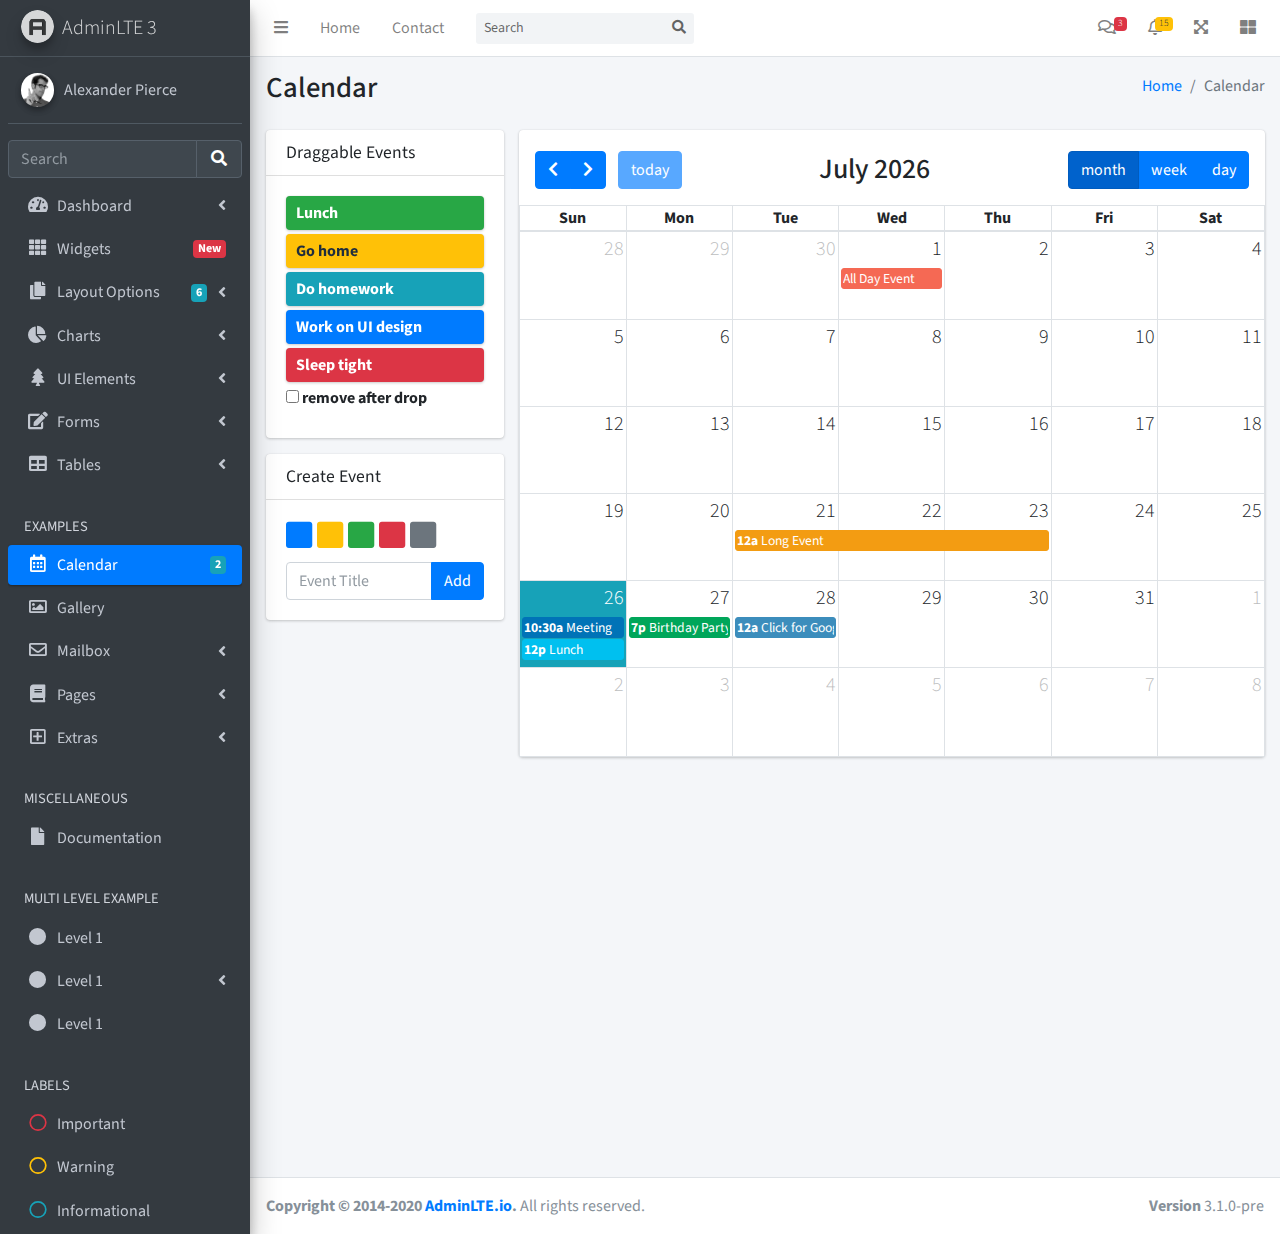
<file: administrador/crud/pages/calendar.html>
<!DOCTYPE html>
<html lang="en">
<head>
  <meta charset="utf-8">
  <meta name="viewport" content="width=device-width, initial-scale=1">
  <title>AdminLTE 3 | Calendar</title>

  <!-- Google Font: Source Sans Pro -->
  <link rel="stylesheet" href="https://fonts.googleapis.com/css?family=Source+Sans+Pro:300,400,400i,700&display=fallback">
  <!-- Font Awesome -->
  <link rel="stylesheet" href="../plugins/fontawesome-free/css/all.min.css">
  <!-- fullCalendar -->
  <link rel="stylesheet" href="../plugins/fullcalendar/main.min.css">
  <link rel="stylesheet" href="../plugins/fullcalendar-daygrid/main.min.css">
  <link rel="stylesheet" href="../plugins/fullcalendar-timegrid/main.min.css">
  <link rel="stylesheet" href="../plugins/fullcalendar-bootstrap/main.min.css">
  <!-- Theme style -->
  <link rel="stylesheet" href="../dist/css/adminlte.min.css">
</head>
<body class="hold-transition sidebar-mini">
<div class="wrapper">
  <!-- Navbar -->
  <nav class="main-header navbar navbar-expand navbar-white navbar-light">
    <!-- Left navbar links -->
    <ul class="navbar-nav">
      <li class="nav-item">
        <a class="nav-link" data-widget="pushmenu" href="#" role="button"><i class="fas fa-bars"></i></a>
      </li>
      <li class="nav-item d-none d-sm-inline-block">
        <a href="../index3.html" class="nav-link">Home</a>
      </li>
      <li class="nav-item d-none d-sm-inline-block">
        <a href="#" class="nav-link">Contact</a>
      </li>
    </ul>

    <!-- SEARCH FORM -->
    <form class="form-inline ml-3">
      <div class="input-group input-group-sm">
        <input class="form-control form-control-navbar" type="search" placeholder="Search" aria-label="Search">
        <div class="input-group-append">
          <button class="btn btn-navbar" type="submit">
            <i class="fas fa-search"></i>
          </button>
        </div>
      </div>
    </form>

    <!-- Right navbar links -->
    <ul class="navbar-nav ml-auto">
      <!-- Messages Dropdown Menu -->
      <li class="nav-item dropdown">
        <a class="nav-link" data-toggle="dropdown" href="#">
          <i class="far fa-comments"></i>
          <span class="badge badge-danger navbar-badge">3</span>
        </a>
        <div class="dropdown-menu dropdown-menu-lg dropdown-menu-right">
          <a href="#" class="dropdown-item">
            <!-- Message Start -->
            <div class="media">
              <img src="../dist/img/user1-128x128.jpg" alt="User Avatar" class="img-size-50 mr-3 img-circle">
              <div class="media-body">
                <h3 class="dropdown-item-title">
                  Brad Diesel
                  <span class="float-right text-sm text-danger"><i class="fas fa-star"></i></span>
                </h3>
                <p class="text-sm">Call me whenever you can...</p>
                <p class="text-sm text-muted"><i class="far fa-clock mr-1"></i> 4 Hours Ago</p>
              </div>
            </div>
            <!-- Message End -->
          </a>
          <div class="dropdown-divider"></div>
          <a href="#" class="dropdown-item">
            <!-- Message Start -->
            <div class="media">
              <img src="../dist/img/user8-128x128.jpg" alt="User Avatar" class="img-size-50 img-circle mr-3">
              <div class="media-body">
                <h3 class="dropdown-item-title">
                  John Pierce
                  <span class="float-right text-sm text-muted"><i class="fas fa-star"></i></span>
                </h3>
                <p class="text-sm">I got your message bro</p>
                <p class="text-sm text-muted"><i class="far fa-clock mr-1"></i> 4 Hours Ago</p>
              </div>
            </div>
            <!-- Message End -->
          </a>
          <div class="dropdown-divider"></div>
          <a href="#" class="dropdown-item">
            <!-- Message Start -->
            <div class="media">
              <img src="../dist/img/user3-128x128.jpg" alt="User Avatar" class="img-size-50 img-circle mr-3">
              <div class="media-body">
                <h3 class="dropdown-item-title">
                  Nora Silvester
                  <span class="float-right text-sm text-warning"><i class="fas fa-star"></i></span>
                </h3>
                <p class="text-sm">The subject goes here</p>
                <p class="text-sm text-muted"><i class="far fa-clock mr-1"></i> 4 Hours Ago</p>
              </div>
            </div>
            <!-- Message End -->
          </a>
          <div class="dropdown-divider"></div>
          <a href="#" class="dropdown-item dropdown-footer">See All Messages</a>
        </div>
      </li>
      <!-- Notifications Dropdown Menu -->
      <li class="nav-item dropdown">
        <a class="nav-link" data-toggle="dropdown" href="#">
          <i class="far fa-bell"></i>
          <span class="badge badge-warning navbar-badge">15</span>
        </a>
        <div class="dropdown-menu dropdown-menu-lg dropdown-menu-right">
          <span class="dropdown-item dropdown-header">15 Notifications</span>
          <div class="dropdown-divider"></div>
          <a href="#" class="dropdown-item">
            <i class="fas fa-envelope mr-2"></i> 4 new messages
            <span class="float-right text-muted text-sm">3 mins</span>
          </a>
          <div class="dropdown-divider"></div>
          <a href="#" class="dropdown-item">
            <i class="fas fa-users mr-2"></i> 8 friend requests
            <span class="float-right text-muted text-sm">12 hours</span>
          </a>
          <div class="dropdown-divider"></div>
          <a href="#" class="dropdown-item">
            <i class="fas fa-file mr-2"></i> 3 new reports
            <span class="float-right text-muted text-sm">2 days</span>
          </a>
          <div class="dropdown-divider"></div>
          <a href="#" class="dropdown-item dropdown-footer">See All Notifications</a>
        </div>
      </li>
      <li class="nav-item">
        <a class="nav-link" data-widget="fullscreen" href="#" role="button">
          <i class="fas fa-expand-arrows-alt"></i>
        </a>
      </li>
      <li class="nav-item">
        <a class="nav-link" data-widget="control-sidebar" data-slide="true" href="#" role="button">
          <i class="fas fa-th-large"></i>
        </a>
      </li>
    </ul>
  </nav>
  <!-- /.navbar -->

  <!-- Main Sidebar Container -->
  <aside class="main-sidebar sidebar-dark-primary elevation-4">
    <!-- Brand Logo -->
    <a href="../index3.html" class="brand-link">
      <img src="../dist/img/AdminLTELogo.png" alt="AdminLTE Logo" class="brand-image img-circle elevation-3" style="opacity: .8">
      <span class="brand-text font-weight-light">AdminLTE 3</span>
    </a>

    <!-- Sidebar -->
    <div class="sidebar">
      <!-- Sidebar user panel (optional) -->
      <div class="user-panel mt-3 pb-3 mb-3 d-flex">
        <div class="image">
          <img src="../dist/img/user2-160x160.jpg" class="img-circle elevation-2" alt="User Image">
        </div>
        <div class="info">
          <a href="#" class="d-block">Alexander Pierce</a>
        </div>
      </div>

      <!-- SidebarSearch Form -->
      <div class="form-inline">
        <div class="input-group" data-widget="sidebar-search">
          <input class="form-control form-control-sidebar" type="search" placeholder="Search" aria-label="Search">
          <div class="input-group-append">
            <button class="btn btn-sidebar">
              <i class="fas fa-search fa-fw"></i>
            </button>
          </div>
        </div>
      </div>

      <!-- Sidebar Menu -->
      <nav class="mt-2">
        <ul class="nav nav-pills nav-sidebar flex-column" data-widget="treeview" role="menu" data-accordion="false">
          <!-- Add icons to the links using the .nav-icon class
               with font-awesome or any other icon font library -->
          <li class="nav-item">
            <a href="#" class="nav-link">
              <i class="nav-icon fas fa-tachometer-alt"></i>
              <p>
                Dashboard
                <i class="right fas fa-angle-left"></i>
              </p>
            </a>
            <ul class="nav nav-treeview">
              <li class="nav-item">
                <a href="../index.html" class="nav-link">
                  <i class="far fa-circle nav-icon"></i>
                  <p>Dashboard v1</p>
                </a>
              </li>
              <li class="nav-item">
                <a href="../index2.html" class="nav-link">
                  <i class="far fa-circle nav-icon"></i>
                  <p>Dashboard v2</p>
                </a>
              </li>
              <li class="nav-item">
                <a href="../index3.html" class="nav-link">
                  <i class="far fa-circle nav-icon"></i>
                  <p>Dashboard v3</p>
                </a>
              </li>
            </ul>
          </li>
          <li class="nav-item">
            <a href="widgets.html" class="nav-link">
              <i class="nav-icon fas fa-th"></i>
              <p>
                Widgets
                <span class="right badge badge-danger">New</span>
              </p>
            </a>
          </li>
          <li class="nav-item">
            <a href="#" class="nav-link">
              <i class="nav-icon fas fa-copy"></i>
              <p>
                Layout Options
                <i class="fas fa-angle-left right"></i>
                <span class="badge badge-info right">6</span>
              </p>
            </a>
            <ul class="nav nav-treeview">
              <li class="nav-item">
                <a href="layout/top-nav.html" class="nav-link">
                  <i class="far fa-circle nav-icon"></i>
                  <p>Top Navigation</p>
                </a>
              </li>
              <li class="nav-item">
                <a href="layout/top-nav-sidebar.html" class="nav-link">
                  <i class="far fa-circle nav-icon"></i>
                  <p>Top Navigation + Sidebar</p>
                </a>
              </li>
              <li class="nav-item">
                <a href="layout/boxed.html" class="nav-link">
                  <i class="far fa-circle nav-icon"></i>
                  <p>Boxed</p>
                </a>
              </li>
              <li class="nav-item">
                <a href="layout/fixed-sidebar.html" class="nav-link">
                  <i class="far fa-circle nav-icon"></i>
                  <p>Fixed Sidebar</p>
                </a>
              </li>
              <li class="nav-item">
                <a href="layout/fixed-sidebar-custom.html" class="nav-link">
                  <i class="far fa-circle nav-icon"></i>
                  <p>Fixed Sidebar <small>+ Custom Area</small></p>
                </a>
              </li>
              <li class="nav-item">
                <a href="layout/fixed-topnav.html" class="nav-link">
                  <i class="far fa-circle nav-icon"></i>
                  <p>Fixed Navbar</p>
                </a>
              </li>
              <li class="nav-item">
                <a href="layout/fixed-footer.html" class="nav-link">
                  <i class="far fa-circle nav-icon"></i>
                  <p>Fixed Footer</p>
                </a>
              </li>
              <li class="nav-item">
                <a href="layout/collapsed-sidebar.html" class="nav-link">
                  <i class="far fa-circle nav-icon"></i>
                  <p>Collapsed Sidebar</p>
                </a>
              </li>
            </ul>
          </li>
          <li class="nav-item">
            <a href="#" class="nav-link">
              <i class="nav-icon fas fa-chart-pie"></i>
              <p>
                Charts
                <i class="right fas fa-angle-left"></i>
              </p>
            </a>
            <ul class="nav nav-treeview">
              <li class="nav-item">
                <a href="charts/chartjs.html" class="nav-link">
                  <i class="far fa-circle nav-icon"></i>
                  <p>ChartJS</p>
                </a>
              </li>
              <li class="nav-item">
                <a href="charts/flot.html" class="nav-link">
                  <i class="far fa-circle nav-icon"></i>
                  <p>Flot</p>
                </a>
              </li>
              <li class="nav-item">
                <a href="charts/inline.html" class="nav-link">
                  <i class="far fa-circle nav-icon"></i>
                  <p>Inline</p>
                </a>
              </li>
            </ul>
          </li>
          <li class="nav-item">
            <a href="#" class="nav-link">
              <i class="nav-icon fas fa-tree"></i>
              <p>
                UI Elements
                <i class="fas fa-angle-left right"></i>
              </p>
            </a>
            <ul class="nav nav-treeview">
              <li class="nav-item">
                <a href="UI/general.html" class="nav-link">
                  <i class="far fa-circle nav-icon"></i>
                  <p>General</p>
                </a>
              </li>
              <li class="nav-item">
                <a href="UI/icons.html" class="nav-link">
                  <i class="far fa-circle nav-icon"></i>
                  <p>Icons</p>
                </a>
              </li>
              <li class="nav-item">
                <a href="UI/buttons.html" class="nav-link">
                  <i class="far fa-circle nav-icon"></i>
                  <p>Buttons</p>
                </a>
              </li>
              <li class="nav-item">
                <a href="UI/sliders.html" class="nav-link">
                  <i class="far fa-circle nav-icon"></i>
                  <p>Sliders</p>
                </a>
              </li>
              <li class="nav-item">
                <a href="UI/modals.html" class="nav-link">
                  <i class="far fa-circle nav-icon"></i>
                  <p>Modals & Alerts</p>
                </a>
              </li>
              <li class="nav-item">
                <a href="UI/navbar.html" class="nav-link">
                  <i class="far fa-circle nav-icon"></i>
                  <p>Navbar & Tabs</p>
                </a>
              </li>
              <li class="nav-item">
                <a href="UI/timeline.html" class="nav-link">
                  <i class="far fa-circle nav-icon"></i>
                  <p>Timeline</p>
                </a>
              </li>
              <li class="nav-item">
                <a href="UI/ribbons.html" class="nav-link">
                  <i class="far fa-circle nav-icon"></i>
                  <p>Ribbons</p>
                </a>
              </li>
            </ul>
          </li>
          <li class="nav-item">
            <a href="#" class="nav-link">
              <i class="nav-icon fas fa-edit"></i>
              <p>
                Forms
                <i class="fas fa-angle-left right"></i>
              </p>
            </a>
            <ul class="nav nav-treeview">
              <li class="nav-item">
                <a href="forms/general.html" class="nav-link">
                  <i class="far fa-circle nav-icon"></i>
                  <p>General Elements</p>
                </a>
              </li>
              <li class="nav-item">
                <a href="forms/advanced.html" class="nav-link">
                  <i class="far fa-circle nav-icon"></i>
                  <p>Advanced Elements</p>
                </a>
              </li>
              <li class="nav-item">
                <a href="forms/editors.html" class="nav-link">
                  <i class="far fa-circle nav-icon"></i>
                  <p>Editors</p>
                </a>
              </li>
              <li class="nav-item">
                <a href="forms/validation.html" class="nav-link">
                  <i class="far fa-circle nav-icon"></i>
                  <p>Validation</p>
                </a>
              </li>
            </ul>
          </li>
          <li class="nav-item">
            <a href="#" class="nav-link">
              <i class="nav-icon fas fa-table"></i>
              <p>
                Tables
                <i class="fas fa-angle-left right"></i>
              </p>
            </a>
            <ul class="nav nav-treeview">
              <li class="nav-item">
                <a href="tables/simple.html" class="nav-link">
                  <i class="far fa-circle nav-icon"></i>
                  <p>Simple Tables</p>
                </a>
              </li>
              <li class="nav-item">
                <a href="tables/data.html" class="nav-link">
                  <i class="far fa-circle nav-icon"></i>
                  <p>DataTables</p>
                </a>
              </li>
              <li class="nav-item">
                <a href="tables/jsgrid.html" class="nav-link">
                  <i class="far fa-circle nav-icon"></i>
                  <p>jsGrid</p>
                </a>
              </li>
            </ul>
          </li>
          <li class="nav-header">EXAMPLES</li>
          <li class="nav-item">
            <a href="calendar.html" class="nav-link active">
              <i class="nav-icon far fa-calendar-alt"></i>
              <p>
                Calendar
                <span class="badge badge-info right">2</span>
              </p>
            </a>
          </li>
          <li class="nav-item">
            <a href="gallery.html" class="nav-link">
              <i class="nav-icon far fa-image"></i>
              <p>
                Gallery
              </p>
            </a>
          </li>
          <li class="nav-item">
            <a href="#" class="nav-link">
              <i class="nav-icon far fa-envelope"></i>
              <p>
                Mailbox
                <i class="fas fa-angle-left right"></i>
              </p>
            </a>
            <ul class="nav nav-treeview">
              <li class="nav-item">
                <a href="mailbox/mailbox.html" class="nav-link">
                  <i class="far fa-circle nav-icon"></i>
                  <p>Inbox</p>
                </a>
              </li>
              <li class="nav-item">
                <a href="mailbox/compose.html" class="nav-link">
                  <i class="far fa-circle nav-icon"></i>
                  <p>Compose</p>
                </a>
              </li>
              <li class="nav-item">
                <a href="mailbox/read-mail.html" class="nav-link">
                  <i class="far fa-circle nav-icon"></i>
                  <p>Read</p>
                </a>
              </li>
            </ul>
          </li>
          <li class="nav-item">
            <a href="#" class="nav-link">
              <i class="nav-icon fas fa-book"></i>
              <p>
                Pages
                <i class="fas fa-angle-left right"></i>
              </p>
            </a>
            <ul class="nav nav-treeview">
              <li class="nav-item">
                <a href="examples/invoice.html" class="nav-link">
                  <i class="far fa-circle nav-icon"></i>
                  <p>Invoice</p>
                </a>
              </li>
              <li class="nav-item">
                <a href="examples/profile.html" class="nav-link">
                  <i class="far fa-circle nav-icon"></i>
                  <p>Profile</p>
                </a>
              </li>
              <li class="nav-item">
                <a href="examples/e-commerce.html" class="nav-link">
                  <i class="far fa-circle nav-icon"></i>
                  <p>E-commerce</p>
                </a>
              </li>
              <li class="nav-item">
                <a href="examples/projects.html" class="nav-link">
                  <i class="far fa-circle nav-icon"></i>
                  <p>Projects</p>
                </a>
              </li>
              <li class="nav-item">
                <a href="examples/project-add.html" class="nav-link">
                  <i class="far fa-circle nav-icon"></i>
                  <p>Project Add</p>
                </a>
              </li>
              <li class="nav-item">
                <a href="examples/project-edit.html" class="nav-link">
                  <i class="far fa-circle nav-icon"></i>
                  <p>Project Edit</p>
                </a>
              </li>
              <li class="nav-item">
                <a href="examples/project-detail.html" class="nav-link">
                  <i class="far fa-circle nav-icon"></i>
                  <p>Project Detail</p>
                </a>
              </li>
              <li class="nav-item">
                <a href="examples/contacts.html" class="nav-link">
                  <i class="far fa-circle nav-icon"></i>
                  <p>Contacts</p>
                </a>
              </li>
            </ul>
          </li>
          <li class="nav-item">
            <a href="#" class="nav-link">
              <i class="nav-icon far fa-plus-square"></i>
              <p>
                Extras
                <i class="fas fa-angle-left right"></i>
              </p>
            </a>
            <ul class="nav nav-treeview">
              <li class="nav-item">
                <a href="examples/login.html" class="nav-link">
                  <i class="far fa-circle nav-icon"></i>
                  <p>Login</p>
                </a>
              </li>
              <li class="nav-item">
                <a href="examples/register.html" class="nav-link">
                  <i class="far fa-circle nav-icon"></i>
                  <p>Register</p>
                </a>
              </li>
              <li class="nav-item">
                <a href="examples/forgot-password.html" class="nav-link">
                  <i class="far fa-circle nav-icon"></i>
                  <p>Forgot Password</p>
                </a>
              </li>
              <li class="nav-item">
                <a href="examples/recover-password.html" class="nav-link">
                  <i class="far fa-circle nav-icon"></i>
                  <p>Recover Password</p>
                </a>
              </li>
              <li class="nav-item">
                <a href="examples/lockscreen.html" class="nav-link">
                  <i class="far fa-circle nav-icon"></i>
                  <p>Lockscreen</p>
                </a>
              </li>
              <li class="nav-item">
                <a href="examples/legacy-user-menu.html" class="nav-link">
                  <i class="far fa-circle nav-icon"></i>
                  <p>Legacy User Menu</p>
                </a>
              </li>
              <li class="nav-item">
                <a href="examples/language-menu.html" class="nav-link">
                  <i class="far fa-circle nav-icon"></i>
                  <p>Language Menu</p>
                </a>
              </li>
              <li class="nav-item">
                <a href="examples/404.html" class="nav-link">
                  <i class="far fa-circle nav-icon"></i>
                  <p>Error 404</p>
                </a>
              </li>
              <li class="nav-item">
                <a href="examples/500.html" class="nav-link">
                  <i class="far fa-circle nav-icon"></i>
                  <p>Error 500</p>
                </a>
              </li>
              <li class="nav-item">
                <a href="examples/pace.html" class="nav-link">
                  <i class="far fa-circle nav-icon"></i>
                  <p>Pace</p>
                </a>
              </li>
              <li class="nav-item">
                <a href="examples/blank.html" class="nav-link">
                  <i class="far fa-circle nav-icon"></i>
                  <p>Blank Page</p>
                </a>
              </li>
              <li class="nav-item">
                <a href="../starter.html" class="nav-link">
                  <i class="far fa-circle nav-icon"></i>
                  <p>Starter Page</p>
                </a>
              </li>
            </ul>
          </li>
          <li class="nav-header">MISCELLANEOUS</li>
          <li class="nav-item">
            <a href="https://adminlte.io/docs/3.0/" class="nav-link">
              <i class="nav-icon fas fa-file"></i>
              <p>Documentation</p>
            </a>
          </li>
          <li class="nav-header">MULTI LEVEL EXAMPLE</li>
          <li class="nav-item">
            <a href="#" class="nav-link">
              <i class="fas fa-circle nav-icon"></i>
              <p>Level 1</p>
            </a>
          </li>
          <li class="nav-item">
            <a href="#" class="nav-link">
              <i class="nav-icon fas fa-circle"></i>
              <p>
                Level 1
                <i class="right fas fa-angle-left"></i>
              </p>
            </a>
            <ul class="nav nav-treeview">
              <li class="nav-item">
                <a href="#" class="nav-link">
                  <i class="far fa-circle nav-icon"></i>
                  <p>Level 2</p>
                </a>
              </li>
              <li class="nav-item">
                <a href="#" class="nav-link">
                  <i class="far fa-circle nav-icon"></i>
                  <p>
                    Level 2
                    <i class="right fas fa-angle-left"></i>
                  </p>
                </a>
                <ul class="nav nav-treeview">
                  <li class="nav-item">
                    <a href="#" class="nav-link">
                      <i class="far fa-dot-circle nav-icon"></i>
                      <p>Level 3</p>
                    </a>
                  </li>
                  <li class="nav-item">
                    <a href="#" class="nav-link">
                      <i class="far fa-dot-circle nav-icon"></i>
                      <p>Level 3</p>
                    </a>
                  </li>
                  <li class="nav-item">
                    <a href="#" class="nav-link">
                      <i class="far fa-dot-circle nav-icon"></i>
                      <p>Level 3</p>
                    </a>
                  </li>
                </ul>
              </li>
              <li class="nav-item">
                <a href="#" class="nav-link">
                  <i class="far fa-circle nav-icon"></i>
                  <p>Level 2</p>
                </a>
              </li>
            </ul>
          </li>
          <li class="nav-item">
            <a href="#" class="nav-link">
              <i class="fas fa-circle nav-icon"></i>
              <p>Level 1</p>
            </a>
          </li>
          <li class="nav-header">LABELS</li>
          <li class="nav-item">
            <a href="#" class="nav-link">
              <i class="nav-icon far fa-circle text-danger"></i>
              <p class="text">Important</p>
            </a>
          </li>
          <li class="nav-item">
            <a href="#" class="nav-link">
              <i class="nav-icon far fa-circle text-warning"></i>
              <p>Warning</p>
            </a>
          </li>
          <li class="nav-item">
            <a href="#" class="nav-link">
              <i class="nav-icon far fa-circle text-info"></i>
              <p>Informational</p>
            </a>
          </li>
        </ul>
      </nav>
      <!-- /.sidebar-menu -->
    </div>
    <!-- /.sidebar -->
  </aside>

  <!-- Content Wrapper. Contains page content -->
  <div class="content-wrapper">
    <!-- Content Header (Page header) -->
    <section class="content-header">
      <div class="container-fluid">
        <div class="row mb-2">
          <div class="col-sm-6">
            <h1>Calendar</h1>
          </div>
          <div class="col-sm-6">
            <ol class="breadcrumb float-sm-right">
              <li class="breadcrumb-item"><a href="#">Home</a></li>
              <li class="breadcrumb-item active">Calendar</li>
            </ol>
          </div>
        </div>
      </div><!-- /.container-fluid -->
    </section>

    <!-- Main content -->
    <section class="content">
      <div class="container-fluid">
        <div class="row">
          <div class="col-md-3">
            <div class="sticky-top mb-3">
              <div class="card">
                <div class="card-header">
                  <h4 class="card-title">Draggable Events</h4>
                </div>
                <div class="card-body">
                  <!-- the events -->
                  <div id="external-events">
                    <div class="external-event bg-success">Lunch</div>
                    <div class="external-event bg-warning">Go home</div>
                    <div class="external-event bg-info">Do homework</div>
                    <div class="external-event bg-primary">Work on UI design</div>
                    <div class="external-event bg-danger">Sleep tight</div>
                    <div class="checkbox">
                      <label for="drop-remove">
                        <input type="checkbox" id="drop-remove">
                        remove after drop
                      </label>
                    </div>
                  </div>
                </div>
                <!-- /.card-body -->
              </div>
              <!-- /.card -->
              <div class="card">
                <div class="card-header">
                  <h3 class="card-title">Create Event</h3>
                </div>
                <div class="card-body">
                  <div class="btn-group" style="width: 100%; margin-bottom: 10px;">
                    <ul class="fc-color-picker" id="color-chooser">
                      <li><a class="text-primary" href="#"><i class="fas fa-square"></i></a></li>
                      <li><a class="text-warning" href="#"><i class="fas fa-square"></i></a></li>
                      <li><a class="text-success" href="#"><i class="fas fa-square"></i></a></li>
                      <li><a class="text-danger" href="#"><i class="fas fa-square"></i></a></li>
                      <li><a class="text-muted" href="#"><i class="fas fa-square"></i></a></li>
                    </ul>
                  </div>
                  <!-- /btn-group -->
                  <div class="input-group">
                    <input id="new-event" type="text" class="form-control" placeholder="Event Title">

                    <div class="input-group-append">
                      <button id="add-new-event" type="button" class="btn btn-primary">Add</button>
                    </div>
                    <!-- /btn-group -->
                  </div>
                  <!-- /input-group -->
                </div>
              </div>
            </div>
          </div>
          <!-- /.col -->
          <div class="col-md-9">
            <div class="card card-primary">
              <div class="card-body p-0">
                <!-- THE CALENDAR -->
                <div id="calendar"></div>
              </div>
              <!-- /.card-body -->
            </div>
            <!-- /.card -->
          </div>
          <!-- /.col -->
        </div>
        <!-- /.row -->
      </div><!-- /.container-fluid -->
    </section>
    <!-- /.content -->
  </div>
  <!-- /.content-wrapper -->

  <footer class="main-footer">
    <div class="float-right d-none d-sm-block">
      <b>Version</b> 3.1.0-pre
    </div>
    <strong>Copyright &copy; 2014-2020 <a href="https://adminlte.io">AdminLTE.io</a>.</strong> All rights reserved.
  </footer>

  <!-- Control Sidebar -->
  <aside class="control-sidebar control-sidebar-dark">
    <!-- Control sidebar content goes here -->
  </aside>
  <!-- /.control-sidebar -->
</div>
<!-- ./wrapper -->

<!-- jQuery -->
<script src="../plugins/jquery/jquery.min.js"></script>
<!-- Bootstrap -->
<script src="../plugins/bootstrap/js/bootstrap.bundle.min.js"></script>
<!-- jQuery UI -->
<script src="../plugins/jquery-ui/jquery-ui.min.js"></script>
<!-- AdminLTE App -->
<script src="../dist/js/adminlte.min.js"></script>
<!-- fullCalendar 2.2.5 -->
<script src="../plugins/moment/moment.min.js"></script>
<script src="../plugins/fullcalendar/main.min.js"></script>
<script src="../plugins/fullcalendar-daygrid/main.min.js"></script>
<script src="../plugins/fullcalendar-timegrid/main.min.js"></script>
<script src="../plugins/fullcalendar-interaction/main.min.js"></script>
<script src="../plugins/fullcalendar-bootstrap/main.min.js"></script>
<!-- AdminLTE for demo purposes -->
<script src="../dist/js/demo.js"></script>
<!-- Page specific script -->
<script>
  $(function () {

    /* initialize the external events
     -----------------------------------------------------------------*/
    function ini_events(ele) {
      ele.each(function () {

        // create an Event Object (https://fullcalendar.io/docs/event-object)
        // it doesn't need to have a start or end
        var eventObject = {
          title: $.trim($(this).text()) // use the element's text as the event title
        }

        // store the Event Object in the DOM element so we can get to it later
        $(this).data('eventObject', eventObject)

        // make the event draggable using jQuery UI
        $(this).draggable({
          zIndex        : 1070,
          revert        : true, // will cause the event to go back to its
          revertDuration: 0  //  original position after the drag
        })

      })
    }

    ini_events($('#external-events div.external-event'))

    /* initialize the calendar
     -----------------------------------------------------------------*/
    //Date for the calendar events (dummy data)
    var date = new Date()
    var d    = date.getDate(),
        m    = date.getMonth(),
        y    = date.getFullYear()

    var Calendar = FullCalendar.Calendar;
    var Draggable = FullCalendarInteraction.Draggable;

    var containerEl = document.getElementById('external-events');
    var checkbox = document.getElementById('drop-remove');
    var calendarEl = document.getElementById('calendar');

    // initialize the external events
    // -----------------------------------------------------------------

    new Draggable(containerEl, {
      itemSelector: '.external-event',
      eventData: function(eventEl) {
        return {
          title: eventEl.innerText,
          backgroundColor: window.getComputedStyle( eventEl ,null).getPropertyValue('background-color'),
          borderColor: window.getComputedStyle( eventEl ,null).getPropertyValue('background-color'),
          textColor: window.getComputedStyle( eventEl ,null).getPropertyValue('color'),
        };
      }
    });

    var calendar = new Calendar(calendarEl, {
      plugins: [ 'bootstrap', 'interaction', 'dayGrid', 'timeGrid' ],
      header    : {
        left  : 'prev,next today',
        center: 'title',
        right : 'dayGridMonth,timeGridWeek,timeGridDay'
      },
      'themeSystem': 'bootstrap',
      //Random default events
      events    : [
        {
          title          : 'All Day Event',
          start          : new Date(y, m, 1),
          backgroundColor: '#f56954', //red
          borderColor    : '#f56954', //red
          allDay         : true
        },
        {
          title          : 'Long Event',
          start          : new Date(y, m, d - 5),
          end            : new Date(y, m, d - 2),
          backgroundColor: '#f39c12', //yellow
          borderColor    : '#f39c12' //yellow
        },
        {
          title          : 'Meeting',
          start          : new Date(y, m, d, 10, 30),
          allDay         : false,
          backgroundColor: '#0073b7', //Blue
          borderColor    : '#0073b7' //Blue
        },
        {
          title          : 'Lunch',
          start          : new Date(y, m, d, 12, 0),
          end            : new Date(y, m, d, 14, 0),
          allDay         : false,
          backgroundColor: '#00c0ef', //Info (aqua)
          borderColor    : '#00c0ef' //Info (aqua)
        },
        {
          title          : 'Birthday Party',
          start          : new Date(y, m, d + 1, 19, 0),
          end            : new Date(y, m, d + 1, 22, 30),
          allDay         : false,
          backgroundColor: '#00a65a', //Success (green)
          borderColor    : '#00a65a' //Success (green)
        },
        {
          title          : 'Click for Google',
          start          : new Date(y, m, 28),
          end            : new Date(y, m, 29),
          url            : 'https://www.google.com/',
          backgroundColor: '#3c8dbc', //Primary (light-blue)
          borderColor    : '#3c8dbc' //Primary (light-blue)
        }
      ],
      editable  : true,
      droppable : true, // this allows things to be dropped onto the calendar !!!
      drop      : function(info) {
        // is the "remove after drop" checkbox checked?
        if (checkbox.checked) {
          // if so, remove the element from the "Draggable Events" list
          info.draggedEl.parentNode.removeChild(info.draggedEl);
        }
      }
    });

    calendar.render();
    // $('#calendar').fullCalendar()

    /* ADDING EVENTS */
    var currColor = '#3c8dbc' //Red by default
    // Color chooser button
    $('#color-chooser > li > a').click(function (e) {
      e.preventDefault()
      // Save color
      currColor = $(this).css('color')
      // Add color effect to button
      $('#add-new-event').css({
        'background-color': currColor,
        'border-color'    : currColor
      })
    })
    $('#add-new-event').click(function (e) {
      e.preventDefault()
      // Get value and make sure it is not null
      var val = $('#new-event').val()
      if (val.length == 0) {
        return
      }

      // Create events
      var event = $('<div />')
      event.css({
        'background-color': currColor,
        'border-color'    : currColor,
        'color'           : '#fff'
      }).addClass('external-event')
      event.text(val)
      $('#external-events').prepend(event)

      // Add draggable funtionality
      ini_events(event)

      // Remove event from text input
      $('#new-event').val('')
    })
  })
</script>
</body>
</html>
</file>
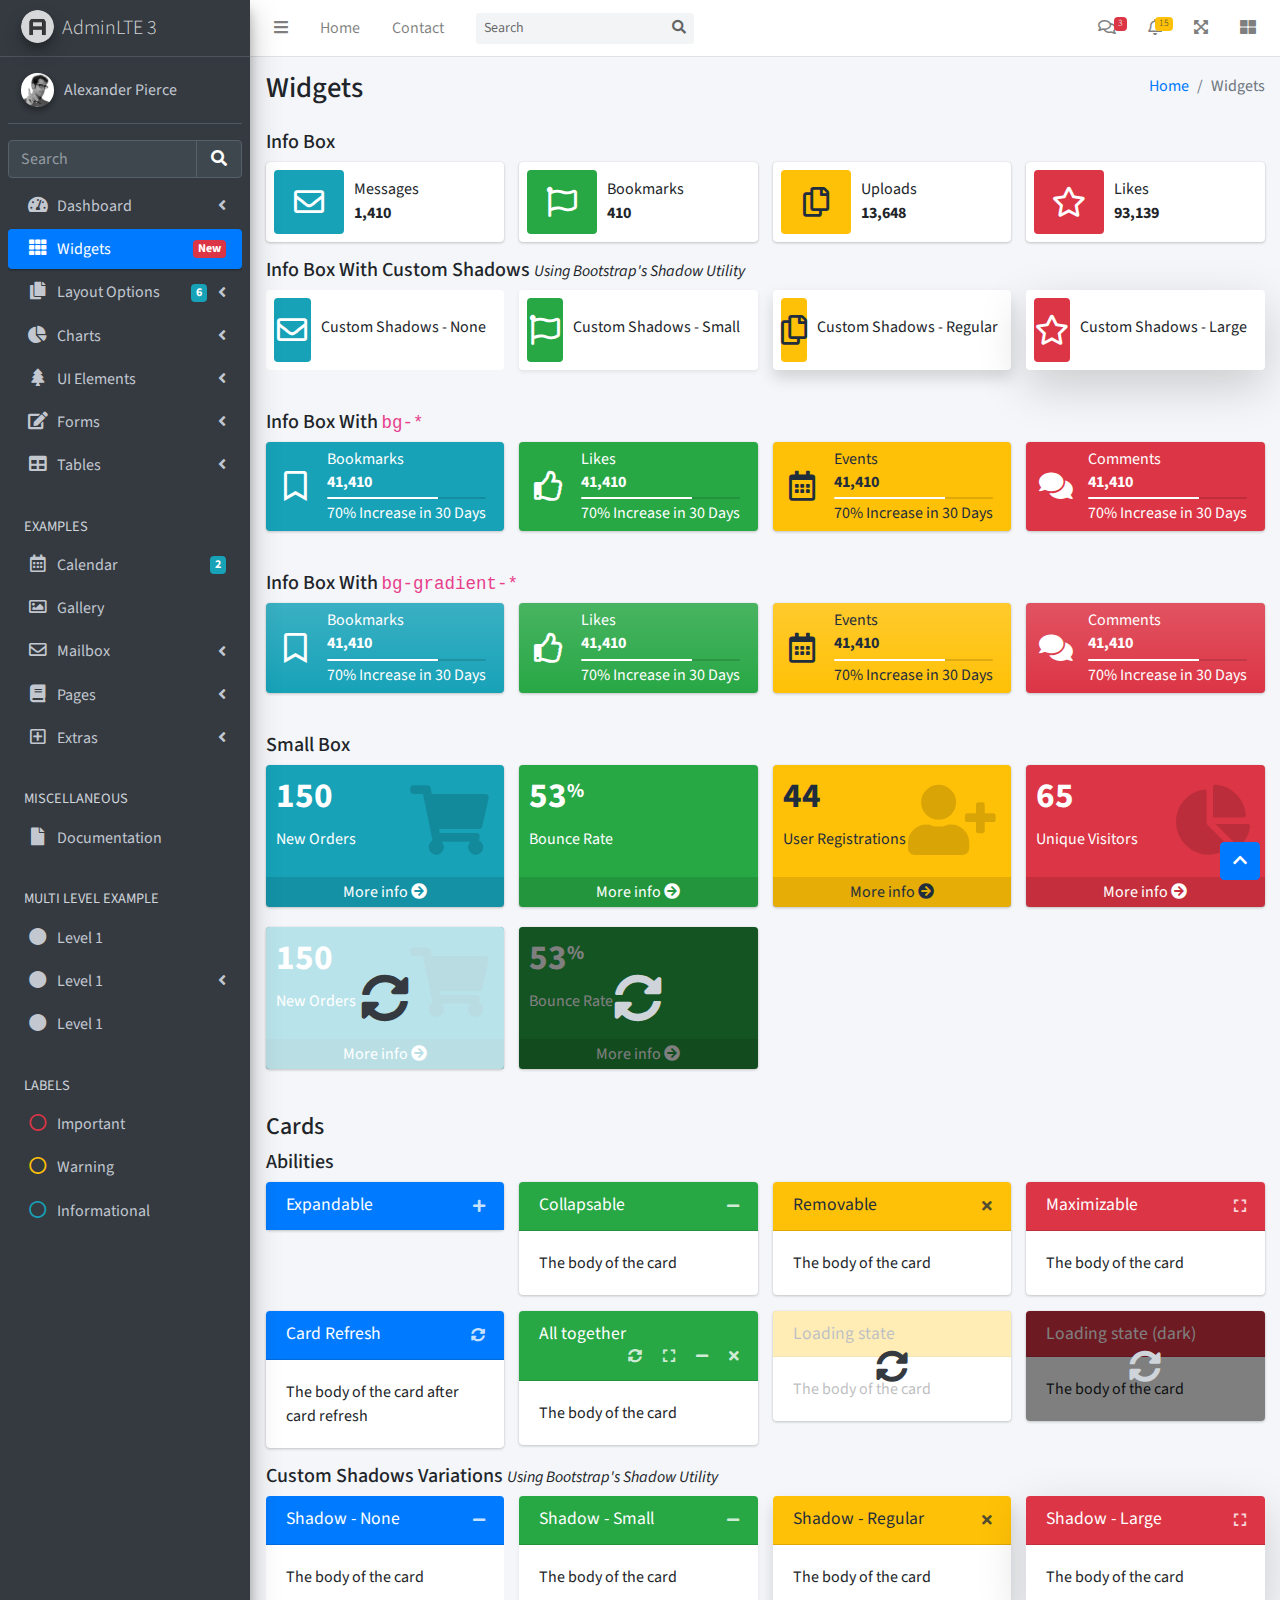
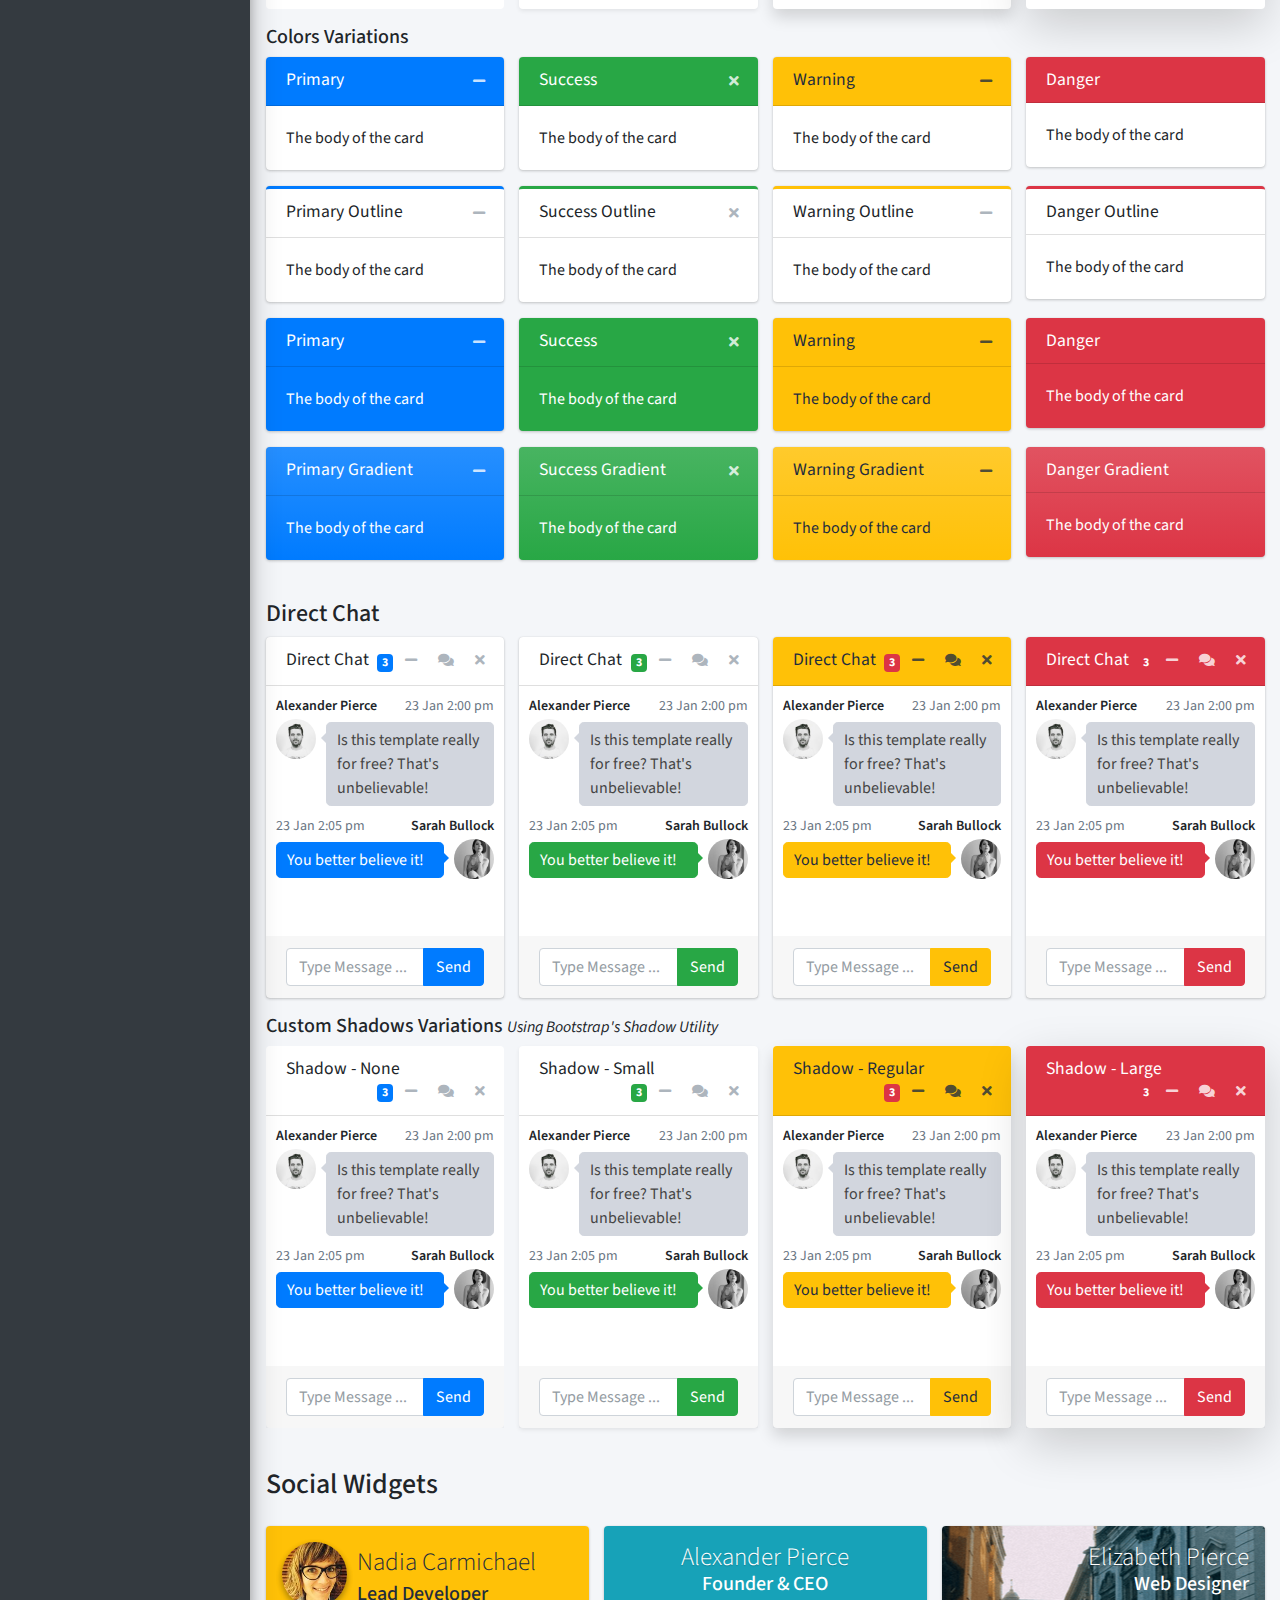
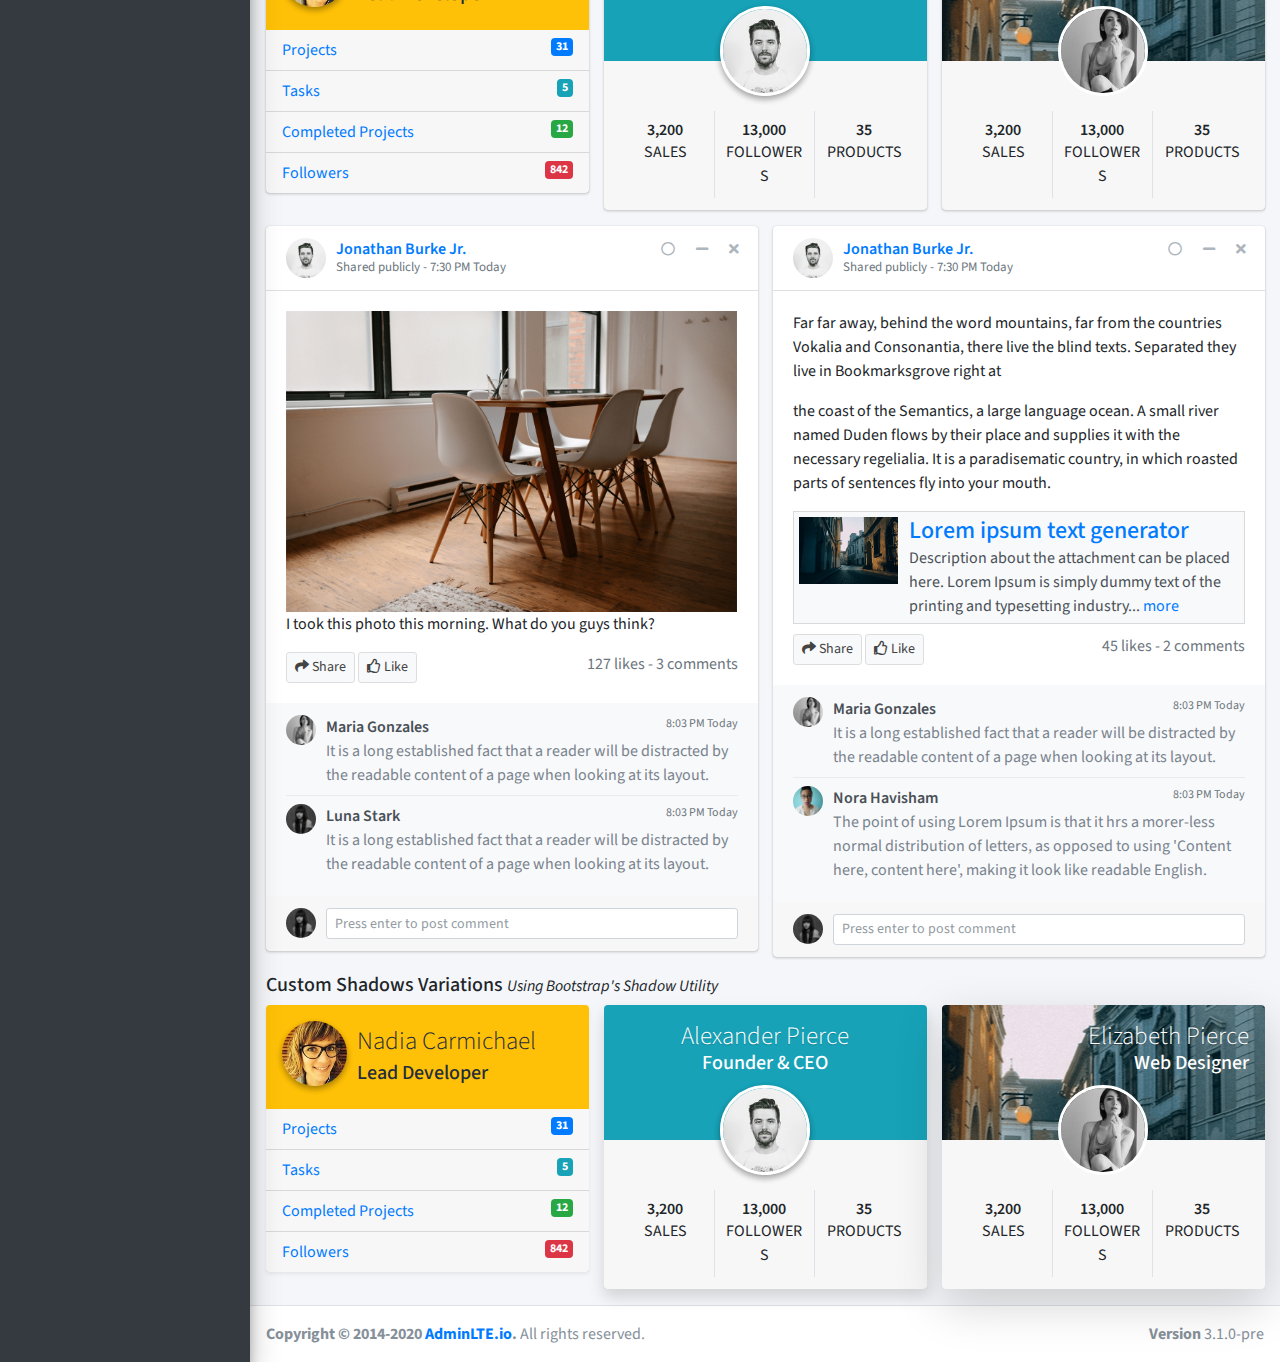
<file: administrador/crud/pages/widgets.html>
<!DOCTYPE html>
<html lang="en">
<head>
  <meta charset="utf-8">
  <meta name="viewport" content="width=device-width, initial-scale=1">
  <title>AdminLTE 3 | Widgets</title>

  <!-- Google Font: Source Sans Pro -->
  <link rel="stylesheet" href="https://fonts.googleapis.com/css?family=Source+Sans+Pro:300,400,400i,700&display=fallback">
  <!-- Font Awesome -->
  <link rel="stylesheet" href="../plugins/fontawesome-free/css/all.min.css">
  <!-- Ionicons -->
  <link rel="stylesheet" href="https://code.ionicframework.com/ionicons/2.0.1/css/ionicons.min.css">
  <!-- Theme style -->
  <link rel="stylesheet" href="../dist/css/adminlte.min.css">
</head>
<body class="hold-transition sidebar-mini">
<div class="wrapper">
  <!-- Navbar -->
  <nav class="main-header navbar navbar-expand navbar-white navbar-light">
    <!-- Left navbar links -->
    <ul class="navbar-nav">
      <li class="nav-item">
        <a class="nav-link" data-widget="pushmenu" href="#" role="button"><i class="fas fa-bars"></i></a>
      </li>
      <li class="nav-item d-none d-sm-inline-block">
        <a href="../index3.html" class="nav-link">Home</a>
      </li>
      <li class="nav-item d-none d-sm-inline-block">
        <a href="#" class="nav-link">Contact</a>
      </li>
    </ul>

    <!-- SEARCH FORM -->
    <form class="form-inline ml-3">
      <div class="input-group input-group-sm">
        <input class="form-control form-control-navbar" type="search" placeholder="Search" aria-label="Search">
        <div class="input-group-append">
          <button class="btn btn-navbar" type="submit">
            <i class="fas fa-search"></i>
          </button>
        </div>
      </div>
    </form>

    <!-- Right navbar links -->
    <ul class="navbar-nav ml-auto">
      <!-- Messages Dropdown Menu -->
      <li class="nav-item dropdown">
        <a class="nav-link" data-toggle="dropdown" href="#">
          <i class="far fa-comments"></i>
          <span class="badge badge-danger navbar-badge">3</span>
        </a>
        <div class="dropdown-menu dropdown-menu-lg dropdown-menu-right">
          <a href="#" class="dropdown-item">
            <!-- Message Start -->
            <div class="media">
              <img src="../dist/img/user1-128x128.jpg" alt="User Avatar" class="img-size-50 mr-3 img-circle">
              <div class="media-body">
                <h3 class="dropdown-item-title">
                  Brad Diesel
                  <span class="float-right text-sm text-danger"><i class="fas fa-star"></i></span>
                </h3>
                <p class="text-sm">Call me whenever you can...</p>
                <p class="text-sm text-muted"><i class="far fa-clock mr-1"></i> 4 Hours Ago</p>
              </div>
            </div>
            <!-- Message End -->
          </a>
          <div class="dropdown-divider"></div>
          <a href="#" class="dropdown-item">
            <!-- Message Start -->
            <div class="media">
              <img src="../dist/img/user8-128x128.jpg" alt="User Avatar" class="img-size-50 img-circle mr-3">
              <div class="media-body">
                <h3 class="dropdown-item-title">
                  John Pierce
                  <span class="float-right text-sm text-muted"><i class="fas fa-star"></i></span>
                </h3>
                <p class="text-sm">I got your message bro</p>
                <p class="text-sm text-muted"><i class="far fa-clock mr-1"></i> 4 Hours Ago</p>
              </div>
            </div>
            <!-- Message End -->
          </a>
          <div class="dropdown-divider"></div>
          <a href="#" class="dropdown-item">
            <!-- Message Start -->
            <div class="media">
              <img src="../dist/img/user3-128x128.jpg" alt="User Avatar" class="img-size-50 img-circle mr-3">
              <div class="media-body">
                <h3 class="dropdown-item-title">
                  Nora Silvester
                  <span class="float-right text-sm text-warning"><i class="fas fa-star"></i></span>
                </h3>
                <p class="text-sm">The subject goes here</p>
                <p class="text-sm text-muted"><i class="far fa-clock mr-1"></i> 4 Hours Ago</p>
              </div>
            </div>
            <!-- Message End -->
          </a>
          <div class="dropdown-divider"></div>
          <a href="#" class="dropdown-item dropdown-footer">See All Messages</a>
        </div>
      </li>
      <!-- Notifications Dropdown Menu -->
      <li class="nav-item dropdown">
        <a class="nav-link" data-toggle="dropdown" href="#">
          <i class="far fa-bell"></i>
          <span class="badge badge-warning navbar-badge">15</span>
        </a>
        <div class="dropdown-menu dropdown-menu-lg dropdown-menu-right">
          <span class="dropdown-item dropdown-header">15 Notifications</span>
          <div class="dropdown-divider"></div>
          <a href="#" class="dropdown-item">
            <i class="fas fa-envelope mr-2"></i> 4 new messages
            <span class="float-right text-muted text-sm">3 mins</span>
          </a>
          <div class="dropdown-divider"></div>
          <a href="#" class="dropdown-item">
            <i class="fas fa-users mr-2"></i> 8 friend requests
            <span class="float-right text-muted text-sm">12 hours</span>
          </a>
          <div class="dropdown-divider"></div>
          <a href="#" class="dropdown-item">
            <i class="fas fa-file mr-2"></i> 3 new reports
            <span class="float-right text-muted text-sm">2 days</span>
          </a>
          <div class="dropdown-divider"></div>
          <a href="#" class="dropdown-item dropdown-footer">See All Notifications</a>
        </div>
      </li>
      <li class="nav-item">
        <a class="nav-link" data-widget="fullscreen" href="#" role="button">
          <i class="fas fa-expand-arrows-alt"></i>
        </a>
      </li>
      <li class="nav-item">
        <a class="nav-link" data-widget="control-sidebar" data-slide="true" href="#" role="button">
          <i class="fas fa-th-large"></i>
        </a>
      </li>
    </ul>
  </nav>
  <!-- /.navbar -->

  <!-- Main Sidebar Container -->
  <aside class="main-sidebar sidebar-dark-primary elevation-4">
    <!-- Brand Logo -->
    <a href="../index3.html" class="brand-link">
      <img src="../dist/img/AdminLTELogo.png" alt="AdminLTE Logo" class="brand-image img-circle elevation-3" style="opacity: .8">
      <span class="brand-text font-weight-light">AdminLTE 3</span>
    </a>

    <!-- Sidebar -->
    <div class="sidebar">
      <!-- Sidebar user panel (optional) -->
      <div class="user-panel mt-3 pb-3 mb-3 d-flex">
        <div class="image">
          <img src="../dist/img/user2-160x160.jpg" class="img-circle elevation-2" alt="User Image">
        </div>
        <div class="info">
          <a href="#" class="d-block">Alexander Pierce</a>
        </div>
      </div>

      <!-- SidebarSearch Form -->
      <div class="form-inline">
        <div class="input-group" data-widget="sidebar-search">
          <input class="form-control form-control-sidebar" type="search" placeholder="Search" aria-label="Search">
          <div class="input-group-append">
            <button class="btn btn-sidebar">
              <i class="fas fa-search fa-fw"></i>
            </button>
          </div>
        </div>
      </div>

      <!-- Sidebar Menu -->
      <nav class="mt-2">
        <ul class="nav nav-pills nav-sidebar flex-column" data-widget="treeview" role="menu" data-accordion="false">
          <!-- Add icons to the links using the .nav-icon class
               with font-awesome or any other icon font library -->
          <li class="nav-item">
            <a href="#" class="nav-link">
              <i class="nav-icon fas fa-tachometer-alt"></i>
              <p>
                Dashboard
                <i class="right fas fa-angle-left"></i>
              </p>
            </a>
            <ul class="nav nav-treeview">
              <li class="nav-item">
                <a href="../index.html" class="nav-link">
                  <i class="far fa-circle nav-icon"></i>
                  <p>Dashboard v1</p>
                </a>
              </li>
              <li class="nav-item">
                <a href="../index2.html" class="nav-link">
                  <i class="far fa-circle nav-icon"></i>
                  <p>Dashboard v2</p>
                </a>
              </li>
              <li class="nav-item">
                <a href="../index3.html" class="nav-link">
                  <i class="far fa-circle nav-icon"></i>
                  <p>Dashboard v3</p>
                </a>
              </li>
            </ul>
          </li>
          <li class="nav-item">
            <a href="widgets.html" class="nav-link active">
              <i class="nav-icon fas fa-th"></i>
              <p>
                Widgets
                <span class="right badge badge-danger">New</span>
              </p>
            </a>
          </li>
          <li class="nav-item">
            <a href="#" class="nav-link">
              <i class="nav-icon fas fa-copy"></i>
              <p>
                Layout Options
                <i class="fas fa-angle-left right"></i>
                <span class="badge badge-info right">6</span>
              </p>
            </a>
            <ul class="nav nav-treeview">
              <li class="nav-item">
                <a href="layout/top-nav.html" class="nav-link">
                  <i class="far fa-circle nav-icon"></i>
                  <p>Top Navigation</p>
                </a>
              </li>
              <li class="nav-item">
                <a href="layout/top-nav-sidebar.html" class="nav-link">
                  <i class="far fa-circle nav-icon"></i>
                  <p>Top Navigation + Sidebar</p>
                </a>
              </li>
              <li class="nav-item">
                <a href="layout/boxed.html" class="nav-link">
                  <i class="far fa-circle nav-icon"></i>
                  <p>Boxed</p>
                </a>
              </li>
              <li class="nav-item">
                <a href="layout/fixed-sidebar.html" class="nav-link">
                  <i class="far fa-circle nav-icon"></i>
                  <p>Fixed Sidebar</p>
                </a>
              </li>
              <li class="nav-item">
                <a href="layout/fixed-sidebar-custom.html" class="nav-link">
                  <i class="far fa-circle nav-icon"></i>
                  <p>Fixed Sidebar <small>+ Custom Area</small></p>
                </a>
              </li>
              <li class="nav-item">
                <a href="layout/fixed-topnav.html" class="nav-link">
                  <i class="far fa-circle nav-icon"></i>
                  <p>Fixed Navbar</p>
                </a>
              </li>
              <li class="nav-item">
                <a href="layout/fixed-footer.html" class="nav-link">
                  <i class="far fa-circle nav-icon"></i>
                  <p>Fixed Footer</p>
                </a>
              </li>
              <li class="nav-item">
                <a href="layout/collapsed-sidebar.html" class="nav-link">
                  <i class="far fa-circle nav-icon"></i>
                  <p>Collapsed Sidebar</p>
                </a>
              </li>
            </ul>
          </li>
          <li class="nav-item">
            <a href="#" class="nav-link">
              <i class="nav-icon fas fa-chart-pie"></i>
              <p>
                Charts
                <i class="right fas fa-angle-left"></i>
              </p>
            </a>
            <ul class="nav nav-treeview">
              <li class="nav-item">
                <a href="charts/chartjs.html" class="nav-link">
                  <i class="far fa-circle nav-icon"></i>
                  <p>ChartJS</p>
                </a>
              </li>
              <li class="nav-item">
                <a href="charts/flot.html" class="nav-link">
                  <i class="far fa-circle nav-icon"></i>
                  <p>Flot</p>
                </a>
              </li>
              <li class="nav-item">
                <a href="charts/inline.html" class="nav-link">
                  <i class="far fa-circle nav-icon"></i>
                  <p>Inline</p>
                </a>
              </li>
            </ul>
          </li>
          <li class="nav-item">
            <a href="#" class="nav-link">
              <i class="nav-icon fas fa-tree"></i>
              <p>
                UI Elements
                <i class="fas fa-angle-left right"></i>
              </p>
            </a>
            <ul class="nav nav-treeview">
              <li class="nav-item">
                <a href="UI/general.html" class="nav-link">
                  <i class="far fa-circle nav-icon"></i>
                  <p>General</p>
                </a>
              </li>
              <li class="nav-item">
                <a href="UI/icons.html" class="nav-link">
                  <i class="far fa-circle nav-icon"></i>
                  <p>Icons</p>
                </a>
              </li>
              <li class="nav-item">
                <a href="UI/buttons.html" class="nav-link">
                  <i class="far fa-circle nav-icon"></i>
                  <p>Buttons</p>
                </a>
              </li>
              <li class="nav-item">
                <a href="UI/sliders.html" class="nav-link">
                  <i class="far fa-circle nav-icon"></i>
                  <p>Sliders</p>
                </a>
              </li>
              <li class="nav-item">
                <a href="UI/modals.html" class="nav-link">
                  <i class="far fa-circle nav-icon"></i>
                  <p>Modals & Alerts</p>
                </a>
              </li>
              <li class="nav-item">
                <a href="UI/navbar.html" class="nav-link">
                  <i class="far fa-circle nav-icon"></i>
                  <p>Navbar & Tabs</p>
                </a>
              </li>
              <li class="nav-item">
                <a href="UI/timeline.html" class="nav-link">
                  <i class="far fa-circle nav-icon"></i>
                  <p>Timeline</p>
                </a>
              </li>
              <li class="nav-item">
                <a href="UI/ribbons.html" class="nav-link">
                  <i class="far fa-circle nav-icon"></i>
                  <p>Ribbons</p>
                </a>
              </li>
            </ul>
          </li>
          <li class="nav-item">
            <a href="#" class="nav-link">
              <i class="nav-icon fas fa-edit"></i>
              <p>
                Forms
                <i class="fas fa-angle-left right"></i>
              </p>
            </a>
            <ul class="nav nav-treeview">
              <li class="nav-item">
                <a href="forms/general.html" class="nav-link">
                  <i class="far fa-circle nav-icon"></i>
                  <p>General Elements</p>
                </a>
              </li>
              <li class="nav-item">
                <a href="forms/advanced.html" class="nav-link">
                  <i class="far fa-circle nav-icon"></i>
                  <p>Advanced Elements</p>
                </a>
              </li>
              <li class="nav-item">
                <a href="forms/editors.html" class="nav-link">
                  <i class="far fa-circle nav-icon"></i>
                  <p>Editors</p>
                </a>
              </li>
              <li class="nav-item">
                <a href="forms/validation.html" class="nav-link">
                  <i class="far fa-circle nav-icon"></i>
                  <p>Validation</p>
                </a>
              </li>
            </ul>
          </li>
          <li class="nav-item">
            <a href="#" class="nav-link">
              <i class="nav-icon fas fa-table"></i>
              <p>
                Tables
                <i class="fas fa-angle-left right"></i>
              </p>
            </a>
            <ul class="nav nav-treeview">
              <li class="nav-item">
                <a href="tables/simple.html" class="nav-link">
                  <i class="far fa-circle nav-icon"></i>
                  <p>Simple Tables</p>
                </a>
              </li>
              <li class="nav-item">
                <a href="tables/data.html" class="nav-link">
                  <i class="far fa-circle nav-icon"></i>
                  <p>DataTables</p>
                </a>
              </li>
              <li class="nav-item">
                <a href="tables/jsgrid.html" class="nav-link">
                  <i class="far fa-circle nav-icon"></i>
                  <p>jsGrid</p>
                </a>
              </li>
            </ul>
          </li>
          <li class="nav-header">EXAMPLES</li>
          <li class="nav-item">
            <a href="calendar.html" class="nav-link">
              <i class="nav-icon far fa-calendar-alt"></i>
              <p>
                Calendar
                <span class="badge badge-info right">2</span>
              </p>
            </a>
          </li>
          <li class="nav-item">
            <a href="gallery.html" class="nav-link">
              <i class="nav-icon far fa-image"></i>
              <p>
                Gallery
              </p>
            </a>
          </li>
          <li class="nav-item">
            <a href="#" class="nav-link">
              <i class="nav-icon far fa-envelope"></i>
              <p>
                Mailbox
                <i class="fas fa-angle-left right"></i>
              </p>
            </a>
            <ul class="nav nav-treeview">
              <li class="nav-item">
                <a href="mailbox/mailbox.html" class="nav-link">
                  <i class="far fa-circle nav-icon"></i>
                  <p>Inbox</p>
                </a>
              </li>
              <li class="nav-item">
                <a href="mailbox/compose.html" class="nav-link">
                  <i class="far fa-circle nav-icon"></i>
                  <p>Compose</p>
                </a>
              </li>
              <li class="nav-item">
                <a href="mailbox/read-mail.html" class="nav-link">
                  <i class="far fa-circle nav-icon"></i>
                  <p>Read</p>
                </a>
              </li>
            </ul>
          </li>
          <li class="nav-item">
            <a href="#" class="nav-link">
              <i class="nav-icon fas fa-book"></i>
              <p>
                Pages
                <i class="fas fa-angle-left right"></i>
              </p>
            </a>
            <ul class="nav nav-treeview">
              <li class="nav-item">
                <a href="examples/invoice.html" class="nav-link">
                  <i class="far fa-circle nav-icon"></i>
                  <p>Invoice</p>
                </a>
              </li>
              <li class="nav-item">
                <a href="examples/profile.html" class="nav-link">
                  <i class="far fa-circle nav-icon"></i>
                  <p>Profile</p>
                </a>
              </li>
              <li class="nav-item">
                <a href="examples/e-commerce.html" class="nav-link">
                  <i class="far fa-circle nav-icon"></i>
                  <p>E-commerce</p>
                </a>
              </li>
              <li class="nav-item">
                <a href="examples/projects.html" class="nav-link">
                  <i class="far fa-circle nav-icon"></i>
                  <p>Projects</p>
                </a>
              </li>
              <li class="nav-item">
                <a href="examples/project-add.html" class="nav-link">
                  <i class="far fa-circle nav-icon"></i>
                  <p>Project Add</p>
                </a>
              </li>
              <li class="nav-item">
                <a href="examples/project-edit.html" class="nav-link">
                  <i class="far fa-circle nav-icon"></i>
                  <p>Project Edit</p>
                </a>
              </li>
              <li class="nav-item">
                <a href="examples/project-detail.html" class="nav-link">
                  <i class="far fa-circle nav-icon"></i>
                  <p>Project Detail</p>
                </a>
              </li>
              <li class="nav-item">
                <a href="examples/contacts.html" class="nav-link">
                  <i class="far fa-circle nav-icon"></i>
                  <p>Contacts</p>
                </a>
              </li>
            </ul>
          </li>
          <li class="nav-item">
            <a href="#" class="nav-link">
              <i class="nav-icon far fa-plus-square"></i>
              <p>
                Extras
                <i class="fas fa-angle-left right"></i>
              </p>
            </a>
            <ul class="nav nav-treeview">
              <li class="nav-item">
                <a href="examples/login.html" class="nav-link">
                  <i class="far fa-circle nav-icon"></i>
                  <p>Login</p>
                </a>
              </li>
              <li class="nav-item">
                <a href="examples/register.html" class="nav-link">
                  <i class="far fa-circle nav-icon"></i>
                  <p>Register</p>
                </a>
              </li>
              <li class="nav-item">
                <a href="examples/forgot-password.html" class="nav-link">
                  <i class="far fa-circle nav-icon"></i>
                  <p>Forgot Password</p>
                </a>
              </li>
              <li class="nav-item">
                <a href="examples/recover-password.html" class="nav-link">
                  <i class="far fa-circle nav-icon"></i>
                  <p>Recover Password</p>
                </a>
              </li>
              <li class="nav-item">
                <a href="examples/lockscreen.html" class="nav-link">
                  <i class="far fa-circle nav-icon"></i>
                  <p>Lockscreen</p>
                </a>
              </li>
              <li class="nav-item">
                <a href="examples/legacy-user-menu.html" class="nav-link">
                  <i class="far fa-circle nav-icon"></i>
                  <p>Legacy User Menu</p>
                </a>
              </li>
              <li class="nav-item">
                <a href="examples/language-menu.html" class="nav-link">
                  <i class="far fa-circle nav-icon"></i>
                  <p>Language Menu</p>
                </a>
              </li>
              <li class="nav-item">
                <a href="examples/404.html" class="nav-link">
                  <i class="far fa-circle nav-icon"></i>
                  <p>Error 404</p>
                </a>
              </li>
              <li class="nav-item">
                <a href="examples/500.html" class="nav-link">
                  <i class="far fa-circle nav-icon"></i>
                  <p>Error 500</p>
                </a>
              </li>
              <li class="nav-item">
                <a href="examples/pace.html" class="nav-link">
                  <i class="far fa-circle nav-icon"></i>
                  <p>Pace</p>
                </a>
              </li>
              <li class="nav-item">
                <a href="examples/blank.html" class="nav-link">
                  <i class="far fa-circle nav-icon"></i>
                  <p>Blank Page</p>
                </a>
              </li>
              <li class="nav-item">
                <a href="../starter.html" class="nav-link">
                  <i class="far fa-circle nav-icon"></i>
                  <p>Starter Page</p>
                </a>
              </li>
            </ul>
          </li>
          <li class="nav-header">MISCELLANEOUS</li>
          <li class="nav-item">
            <a href="https://adminlte.io/docs/3.0/" class="nav-link">
              <i class="nav-icon fas fa-file"></i>
              <p>Documentation</p>
            </a>
          </li>
          <li class="nav-header">MULTI LEVEL EXAMPLE</li>
          <li class="nav-item">
            <a href="#" class="nav-link">
              <i class="fas fa-circle nav-icon"></i>
              <p>Level 1</p>
            </a>
          </li>
          <li class="nav-item">
            <a href="#" class="nav-link">
              <i class="nav-icon fas fa-circle"></i>
              <p>
                Level 1
                <i class="right fas fa-angle-left"></i>
              </p>
            </a>
            <ul class="nav nav-treeview">
              <li class="nav-item">
                <a href="#" class="nav-link">
                  <i class="far fa-circle nav-icon"></i>
                  <p>Level 2</p>
                </a>
              </li>
              <li class="nav-item">
                <a href="#" class="nav-link">
                  <i class="far fa-circle nav-icon"></i>
                  <p>
                    Level 2
                    <i class="right fas fa-angle-left"></i>
                  </p>
                </a>
                <ul class="nav nav-treeview">
                  <li class="nav-item">
                    <a href="#" class="nav-link">
                      <i class="far fa-dot-circle nav-icon"></i>
                      <p>Level 3</p>
                    </a>
                  </li>
                  <li class="nav-item">
                    <a href="#" class="nav-link">
                      <i class="far fa-dot-circle nav-icon"></i>
                      <p>Level 3</p>
                    </a>
                  </li>
                  <li class="nav-item">
                    <a href="#" class="nav-link">
                      <i class="far fa-dot-circle nav-icon"></i>
                      <p>Level 3</p>
                    </a>
                  </li>
                </ul>
              </li>
              <li class="nav-item">
                <a href="#" class="nav-link">
                  <i class="far fa-circle nav-icon"></i>
                  <p>Level 2</p>
                </a>
              </li>
            </ul>
          </li>
          <li class="nav-item">
            <a href="#" class="nav-link">
              <i class="fas fa-circle nav-icon"></i>
              <p>Level 1</p>
            </a>
          </li>
          <li class="nav-header">LABELS</li>
          <li class="nav-item">
            <a href="#" class="nav-link">
              <i class="nav-icon far fa-circle text-danger"></i>
              <p class="text">Important</p>
            </a>
          </li>
          <li class="nav-item">
            <a href="#" class="nav-link">
              <i class="nav-icon far fa-circle text-warning"></i>
              <p>Warning</p>
            </a>
          </li>
          <li class="nav-item">
            <a href="#" class="nav-link">
              <i class="nav-icon far fa-circle text-info"></i>
              <p>Informational</p>
            </a>
          </li>
        </ul>
      </nav>
      <!-- /.sidebar-menu -->
    </div>
    <!-- /.sidebar -->
  </aside>

  <!-- Content Wrapper. Contains page content -->
  <div class="content-wrapper">
    <!-- Content Header (Page header) -->
    <section class="content-header">
      <div class="container-fluid">
        <div class="row mb-2">
          <div class="col-sm-6">
            <h1>Widgets</h1>
          </div>
          <div class="col-sm-6">
            <ol class="breadcrumb float-sm-right">
              <li class="breadcrumb-item"><a href="#">Home</a></li>
              <li class="breadcrumb-item active">Widgets</li>
            </ol>
          </div>
        </div>
      </div><!-- /.container-fluid -->
    </section>

    <!-- Main content -->
    <section class="content">
      <div class="container-fluid">
        <h5 class="mb-2">Info Box</h5>
        <div class="row">
          <div class="col-md-3 col-sm-6 col-12">
            <div class="info-box">
              <span class="info-box-icon bg-info"><i class="far fa-envelope"></i></span>

              <div class="info-box-content">
                <span class="info-box-text">Messages</span>
                <span class="info-box-number">1,410</span>
              </div>
              <!-- /.info-box-content -->
            </div>
            <!-- /.info-box -->
          </div>
          <!-- /.col -->
          <div class="col-md-3 col-sm-6 col-12">
            <div class="info-box">
              <span class="info-box-icon bg-success"><i class="far fa-flag"></i></span>

              <div class="info-box-content">
                <span class="info-box-text">Bookmarks</span>
                <span class="info-box-number">410</span>
              </div>
              <!-- /.info-box-content -->
            </div>
            <!-- /.info-box -->
          </div>
          <!-- /.col -->
          <div class="col-md-3 col-sm-6 col-12">
            <div class="info-box">
              <span class="info-box-icon bg-warning"><i class="far fa-copy"></i></span>

              <div class="info-box-content">
                <span class="info-box-text">Uploads</span>
                <span class="info-box-number">13,648</span>
              </div>
              <!-- /.info-box-content -->
            </div>
            <!-- /.info-box -->
          </div>
          <!-- /.col -->
          <div class="col-md-3 col-sm-6 col-12">
            <div class="info-box">
              <span class="info-box-icon bg-danger"><i class="far fa-star"></i></span>

              <div class="info-box-content">
                <span class="info-box-text">Likes</span>
                <span class="info-box-number">93,139</span>
              </div>
              <!-- /.info-box-content -->
            </div>
            <!-- /.info-box -->
          </div>
          <!-- /.col -->
        </div>
        <!-- /.row -->

        <!-- =========================================================== -->
        <h5 class="mb-2">Info Box With Custom Shadows <small><i>Using Bootstrap's Shadow Utility</i></small></h5>
        <div class="row">
          <div class="col-md-3 col-sm-6 col-12">
            <div class="info-box shadow-none">
              <span class="info-box-icon bg-info"><i class="far fa-envelope"></i></span>

              <div class="info-box-content">
                <span class="info-box-text">Custom Shadows - None</span>
                <span class="info-box-number"></span>
              </div>
              <!-- /.info-box-content -->
            </div>
            <!-- /.info-box -->
          </div>
          <!-- /.col -->
          <div class="col-md-3 col-sm-6 col-12">
            <div class="info-box shadow-sm">
              <span class="info-box-icon bg-success"><i class="far fa-flag"></i></span>

              <div class="info-box-content">
                <span class="info-box-text">Custom Shadows - Small</span>
                <span class="info-box-number"></span>
              </div>
              <!-- /.info-box-content -->
            </div>
            <!-- /.info-box -->
          </div>
          <!-- /.col -->
          <div class="col-md-3 col-sm-6 col-12">
            <div class="info-box shadow">
              <span class="info-box-icon bg-warning"><i class="far fa-copy"></i></span>

              <div class="info-box-content">
                <span class="info-box-text">Custom Shadows - Regular</span>
                <span class="info-box-number"></span>
              </div>
              <!-- /.info-box-content -->
            </div>
            <!-- /.info-box -->
          </div>
          <!-- /.col -->
          <div class="col-md-3 col-sm-6 col-12">
            <div class="info-box shadow-lg">
              <span class="info-box-icon bg-danger"><i class="far fa-star"></i></span>

              <div class="info-box-content">
                <span class="info-box-text">Custom Shadows - Large</span>
                <span class="info-box-number"></span>
              </div>
              <!-- /.info-box-content -->
            </div>
            <!-- /.info-box -->
          </div>
          <!-- /.col -->
        </div>
        <!-- /.row -->

        <!-- =========================================================== -->
        <h5 class="mt-4 mb-2">Info Box With <code>bg-*</code></h5>
        <div class="row">
          <div class="col-md-3 col-sm-6 col-12">
            <div class="info-box bg-info">
              <span class="info-box-icon"><i class="far fa-bookmark"></i></span>

              <div class="info-box-content">
                <span class="info-box-text">Bookmarks</span>
                <span class="info-box-number">41,410</span>

                <div class="progress">
                  <div class="progress-bar" style="width: 70%"></div>
                </div>
                <span class="progress-description">
                  70% Increase in 30 Days
                </span>
              </div>
              <!-- /.info-box-content -->
            </div>
            <!-- /.info-box -->
          </div>
          <!-- /.col -->
          <div class="col-md-3 col-sm-6 col-12">
            <div class="info-box bg-success">
              <span class="info-box-icon"><i class="far fa-thumbs-up"></i></span>

              <div class="info-box-content">
                <span class="info-box-text">Likes</span>
                <span class="info-box-number">41,410</span>

                <div class="progress">
                  <div class="progress-bar" style="width: 70%"></div>
                </div>
                <span class="progress-description">
                  70% Increase in 30 Days
                </span>
              </div>
              <!-- /.info-box-content -->
            </div>
            <!-- /.info-box -->
          </div>
          <!-- /.col -->
          <div class="col-md-3 col-sm-6 col-12">
            <div class="info-box bg-warning">
              <span class="info-box-icon"><i class="far fa-calendar-alt"></i></span>

              <div class="info-box-content">
                <span class="info-box-text">Events</span>
                <span class="info-box-number">41,410</span>

                <div class="progress">
                  <div class="progress-bar" style="width: 70%"></div>
                </div>
                <span class="progress-description">
                  70% Increase in 30 Days
                </span>
              </div>
              <!-- /.info-box-content -->
            </div>
            <!-- /.info-box -->
          </div>
          <!-- /.col -->
          <div class="col-md-3 col-sm-6 col-12">
            <div class="info-box bg-danger">
              <span class="info-box-icon"><i class="fas fa-comments"></i></span>

              <div class="info-box-content">
                <span class="info-box-text">Comments</span>
                <span class="info-box-number">41,410</span>

                <div class="progress">
                  <div class="progress-bar" style="width: 70%"></div>
                </div>
                <span class="progress-description">
                  70% Increase in 30 Days
                </span>
              </div>
              <!-- /.info-box-content -->
            </div>
            <!-- /.info-box -->
          </div>
          <!-- /.col -->
        </div>
        <!-- /.row -->

        <!-- =========================================================== -->
        <h5 class="mt-4 mb-2">Info Box With <code>bg-gradient-*</code></h5>
        <div class="row">
          <div class="col-md-3 col-sm-6 col-12">
            <div class="info-box bg-gradient-info">
              <span class="info-box-icon"><i class="far fa-bookmark"></i></span>

              <div class="info-box-content">
                <span class="info-box-text">Bookmarks</span>
                <span class="info-box-number">41,410</span>

                <div class="progress">
                  <div class="progress-bar" style="width: 70%"></div>
                </div>
                <span class="progress-description">
                  70% Increase in 30 Days
                </span>
              </div>
              <!-- /.info-box-content -->
            </div>
            <!-- /.info-box -->
          </div>
          <!-- /.col -->
          <div class="col-md-3 col-sm-6 col-12">
            <div class="info-box bg-gradient-success">
              <span class="info-box-icon"><i class="far fa-thumbs-up"></i></span>

              <div class="info-box-content">
                <span class="info-box-text">Likes</span>
                <span class="info-box-number">41,410</span>

                <div class="progress">
                  <div class="progress-bar" style="width: 70%"></div>
                </div>
                <span class="progress-description">
                  70% Increase in 30 Days
                </span>
              </div>
              <!-- /.info-box-content -->
            </div>
            <!-- /.info-box -->
          </div>
          <!-- /.col -->
          <div class="col-md-3 col-sm-6 col-12">
            <div class="info-box bg-gradient-warning">
              <span class="info-box-icon"><i class="far fa-calendar-alt"></i></span>

              <div class="info-box-content">
                <span class="info-box-text">Events</span>
                <span class="info-box-number">41,410</span>

                <div class="progress">
                  <div class="progress-bar" style="width: 70%"></div>
                </div>
                <span class="progress-description">
                  70% Increase in 30 Days
                </span>
              </div>
              <!-- /.info-box-content -->
            </div>
            <!-- /.info-box -->
          </div>
          <!-- /.col -->
          <div class="col-md-3 col-sm-6 col-12">
            <div class="info-box bg-gradient-danger">
              <span class="info-box-icon"><i class="fas fa-comments"></i></span>

              <div class="info-box-content">
                <span class="info-box-text">Comments</span>
                <span class="info-box-number">41,410</span>

                <div class="progress">
                  <div class="progress-bar" style="width: 70%"></div>
                </div>
                <span class="progress-description">
                  70% Increase in 30 Days
                </span>
              </div>
              <!-- /.info-box-content -->
            </div>
            <!-- /.info-box -->
          </div>
          <!-- /.col -->
        </div>
        <!-- /.row -->

        <!-- =========================================================== -->

        <!-- Small Box (Stat card) -->
        <h5 class="mb-2 mt-4">Small Box</h5>
        <div class="row">
          <div class="col-lg-3 col-6">
            <!-- small card -->
            <div class="small-box bg-info">
              <div class="inner">
                <h3>150</h3>

                <p>New Orders</p>
              </div>
              <div class="icon">
                <i class="fas fa-shopping-cart"></i>
              </div>
              <a href="#" class="small-box-footer">
                More info <i class="fas fa-arrow-circle-right"></i>
              </a>
            </div>
          </div>
          <!-- ./col -->
          <div class="col-lg-3 col-6">
            <!-- small card -->
            <div class="small-box bg-success">
              <div class="inner">
                <h3>53<sup style="font-size: 20px">%</sup></h3>

                <p>Bounce Rate</p>
              </div>
              <div class="icon">
                <i class="ion ion-stats-bars"></i>
              </div>
              <a href="#" class="small-box-footer">
                More info <i class="fas fa-arrow-circle-right"></i>
              </a>
            </div>
          </div>
          <!-- ./col -->
          <div class="col-lg-3 col-6">
            <!-- small card -->
            <div class="small-box bg-warning">
              <div class="inner">
                <h3>44</h3>

                <p>User Registrations</p>
              </div>
              <div class="icon">
                <i class="fas fa-user-plus"></i>
              </div>
              <a href="#" class="small-box-footer">
                More info <i class="fas fa-arrow-circle-right"></i>
              </a>
            </div>
          </div>
          <!-- ./col -->
          <div class="col-lg-3 col-6">
            <!-- small card -->
            <div class="small-box bg-danger">
              <div class="inner">
                <h3>65</h3>

                <p>Unique Visitors</p>
              </div>
              <div class="icon">
                <i class="fas fa-chart-pie"></i>
              </div>
              <a href="#" class="small-box-footer">
                More info <i class="fas fa-arrow-circle-right"></i>
              </a>
            </div>
          </div>
          <!-- ./col -->
        </div>
        <!-- /.row -->

        <!-- Small Box (Stat card) -->
        <div class="row">
          <div class="col-lg-3 col-6">
            <!-- small card -->
            <div class="small-box bg-info">
              <!-- Loading (remove the following to stop the loading)-->
              <div class="overlay">
                <i class="fas fa-3x fa-sync-alt"></i>
              </div>
              <!-- end loading -->
              <div class="inner">
                <h3>150</h3>

                <p>New Orders</p>
              </div>
              <div class="icon">
                <i class="fas fa-shopping-cart"></i>
              </div>
              <a href="#" class="small-box-footer">
                More info <i class="fas fa-arrow-circle-right"></i>
              </a>
            </div>
          </div>
          <!-- ./col -->
          <div class="col-lg-3 col-6">
            <!-- small card -->
            <div class="small-box bg-success">
              <!-- Loading (remove the following to stop the loading)-->
              <div class="overlay dark">
                <i class="fas fa-3x fa-sync-alt"></i>
              </div>
              <!-- end loading -->
              <div class="inner">
                <h3>53<sup style="font-size: 20px">%</sup></h3>

                <p>Bounce Rate</p>
              </div>
              <div class="icon">
                <i class="ion ion-stats-bars"></i>
              </div>
              <a href="#" class="small-box-footer">
                More info <i class="fas fa-arrow-circle-right"></i>
              </a>
            </div>
          </div>
          <!-- ./col -->
        </div>
        <!-- /.row -->

        <!-- =========================================================== -->
        <h4 class="mb-2 mt-4">Cards</h4>
        <h5 class="mb-2">Abilities</h5>
        <div class="row">
          <div class="col-md-3">
            <div class="card card-primary collapsed-card">
              <div class="card-header">
                <h3 class="card-title">Expandable</h3>

                <div class="card-tools">
                  <button type="button" class="btn btn-tool" data-card-widget="collapse"><i class="fas fa-plus"></i>
                  </button>
                </div>
                <!-- /.card-tools -->
              </div>
              <!-- /.card-header -->
              <div class="card-body">
                The body of the card
              </div>
              <!-- /.card-body -->
            </div>
            <!-- /.card -->
          </div>
          <!-- /.col -->
          <div class="col-md-3">
            <div class="card card-success">
              <div class="card-header">
                <h3 class="card-title">Collapsable</h3>

                <div class="card-tools">
                  <button type="button" class="btn btn-tool" data-card-widget="collapse"><i class="fas fa-minus"></i>
                  </button>
                </div>
                <!-- /.card-tools -->
              </div>
              <!-- /.card-header -->
              <div class="card-body">
                The body of the card
              </div>
              <!-- /.card-body -->
            </div>
            <!-- /.card -->
          </div>
          <!-- /.col -->
          <div class="col-md-3">
            <div class="card card-warning">
              <div class="card-header">
                <h3 class="card-title">Removable</h3>

                <div class="card-tools">
                  <button type="button" class="btn btn-tool" data-card-widget="remove"><i class="fas fa-times"></i>
                  </button>
                </div>
                <!-- /.card-tools -->
              </div>
              <!-- /.card-header -->
              <div class="card-body">
                The body of the card
              </div>
              <!-- /.card-body -->
            </div>
            <!-- /.card -->
          </div>
          <!-- /.col -->
          <div class="col-md-3">
            <div class="card card-danger">
              <div class="card-header">
                <h3 class="card-title">Maximizable</h3>

                <div class="card-tools">
                  <button type="button" class="btn btn-tool" data-card-widget="maximize"><i class="fas fa-expand"></i>
                  </button>
                </div>
                <!-- /.card-tools -->
              </div>
              <!-- /.card-header -->
              <div class="card-body">
                The body of the card
              </div>
              <!-- /.card-body -->
            </div>
            <!-- /.card -->
          </div>
          <!-- /.col -->
        </div>
        <!-- /.row -->

        <div class="row">
          <div class="col-md-3">
            <div class="card card-primary">
              <div class="card-header">
                <h3 class="card-title">Card Refresh</h3>

                <div class="card-tools">
                  <button type="button" class="btn btn-tool" data-card-widget="card-refresh" data-source="widgets.html" data-source-selector="#card-refresh-content">
                    <i class="fas fa-sync-alt"></i>
                  </button>
                </div>
                <!-- /.card-tools -->
              </div>
              <!-- /.card-header -->
              <div class="card-body">
                The body of the card
              </div>
              <!-- /.card-body -->
            </div>
            <!-- /.card -->
            <div class="d-none" id="card-refresh-content">
                The body of the card after card refresh
            </div>
          </div>
          <!-- /.col -->
          <div class="col-md-3">
            <div class="card card-success">
              <div class="card-header">
                <h3 class="card-title">All together</h3>

                <div class="card-tools">
                  <button type="button" class="btn btn-tool" data-card-widget="card-refresh" data-source="widgets.html" data-source-selector="#card-refresh-content" data-load-on-init="false">
                    <i class="fas fa-sync-alt"></i>
                  </button>
                  <button type="button" class="btn btn-tool" data-card-widget="maximize">
                    <i class="fas fa-expand"></i>
                  </button>
                  <button type="button" class="btn btn-tool" data-card-widget="collapse">
                    <i class="fas fa-minus"></i>
                  </button>
                  <button type="button" class="btn btn-tool" data-card-widget="remove">
                    <i class="fas fa-times"></i>
                  </button>
                </div>
                <!-- /.card-tools -->
              </div>
              <!-- /.card-header -->
              <div class="card-body">
                The body of the card
              </div>
              <!-- /.card-body -->
            </div>
            <!-- /.card -->
          </div>
          <!-- /.col -->
          <div class="col-md-3">
            <div class="card card-warning">
              <div class="card-header">
                <h3 class="card-title">Loading state</h3>
              </div>
              <div class="card-body">
                The body of the card
              </div>
              <!-- /.card-body -->
              <!-- Loading (remove the following to stop the loading)-->
              <div class="overlay">
                <i class="fas fa-2x fa-sync-alt"></i>
              </div>
              <!-- end loading -->
            </div>
            <!-- /.card -->
          </div>
          <!-- /.col -->
          <div class="col-md-3">
            <div class="card card-danger">
              <div class="card-header">
                <h3 class="card-title">Loading state (dark)</h3>
              </div>
              <div class="card-body">
                The body of the card
              </div>
              <!-- /.card-body -->
              <!-- Loading (remove the following to stop the loading)-->
              <div class="overlay dark">
                <i class="fas fa-2x fa-sync-alt"></i>
              </div>
              <!-- end loading -->
            </div>
            <!-- /.card -->
          </div>
          <!-- /.col -->
        </div>
        <!-- /.row -->

        <!-- =========================================================== -->
        <h5 class="mb-2">Custom Shadows Variations <small><i>Using Bootstrap's Shadow Utility</i></small></h5>
        <div class="row">
          <div class="col-md-3">
            <div class="card card-primary shadow-none">
              <div class="card-header">
                <h3 class="card-title">Shadow - None</h3>

                <div class="card-tools">
                  <button type="button" class="btn btn-tool" data-card-widget="collapse">
                    <i class="fas fa-minus"></i>
                  </button>
                </div>
                <!-- /.card-tools -->
              </div>
              <!-- /.card-header -->
              <div class="card-body">
                The body of the card
              </div>
              <!-- /.card-body -->
            </div>
            <!-- /.card -->
          </div>
          <!-- /.col -->
          <div class="col-md-3">
            <div class="card card-success shadow-sm">
              <div class="card-header">
                <h3 class="card-title">Shadow - Small</h3>

                <div class="card-tools">
                  <button type="button" class="btn btn-tool" data-card-widget="collapse">
                    <i class="fas fa-minus"></i>
                  </button>
                </div>
                <!-- /.card-tools -->
              </div>
              <!-- /.card-header -->
              <div class="card-body">
                The body of the card
              </div>
              <!-- /.card-body -->
            </div>
            <!-- /.card -->
          </div>
          <!-- /.col -->
          <div class="col-md-3">
            <div class="card card-warning shadow">
              <div class="card-header">
                <h3 class="card-title">Shadow - Regular</h3>

                <div class="card-tools">
                  <button type="button" class="btn btn-tool" data-card-widget="remove"><i class="fas fa-times"></i>
                  </button>
                </div>
                <!-- /.card-tools -->
              </div>
              <!-- /.card-header -->
              <div class="card-body">
                The body of the card
              </div>
              <!-- /.card-body -->
            </div>
            <!-- /.card -->
          </div>
          <!-- /.col -->
          <div class="col-md-3">
            <div class="card card-danger shadow-lg">
              <div class="card-header">
                <h3 class="card-title">Shadow - Large</h3>

                <div class="card-tools">
                  <button type="button" class="btn btn-tool" data-card-widget="maximize"><i class="fas fa-expand"></i>
                  </button>
                </div>
                <!-- /.card-tools -->
              </div>
              <!-- /.card-header -->
              <div class="card-body">
                The body of the card
              </div>
              <!-- /.card-body -->
            </div>
            <!-- /.card -->
          </div>
          <!-- /.col -->
        </div>
        <!-- /.row -->

        <!-- =========================================================== -->

        <h5 class="mb-2">Colors Variations</h5>

        <div class="row">
          <div class="col-md-3">
            <div class="card card-primary">
              <div class="card-header">
                <h3 class="card-title">Primary</h3>

                <div class="card-tools">
                  <button type="button" class="btn btn-tool" data-card-widget="collapse">
                    <i class="fas fa-minus"></i>
                  </button>
                </div>
                <!-- /.card-tools -->
              </div>
              <!-- /.card-header -->
              <div class="card-body">
                The body of the card
              </div>
              <!-- /.card-body -->
            </div>
            <!-- /.card -->
          </div>
          <!-- /.col -->
          <div class="col-md-3">
            <div class="card card-success">
              <div class="card-header">
                <h3 class="card-title">Success</h3>

                <div class="card-tools">
                  <button type="button" class="btn btn-tool" data-card-widget="remove"><i class="fas fa-times"></i>
                  </button>
                </div>
                <!-- /.card-tools -->
              </div>
              <!-- /.card-header -->
              <div class="card-body">
                The body of the card
              </div>
              <!-- /.card-body -->
            </div>
            <!-- /.card -->
          </div>
          <!-- /.col -->
          <div class="col-md-3">
            <div class="card card-warning">
              <div class="card-header">
                <h3 class="card-title">Warning</h3>

                <div class="card-tools">
                  <button type="button" class="btn btn-tool" data-card-widget="collapse">
                    <i class="fas fa-minus"></i>
                  </button>
                </div>
                <!-- /.card-tools -->
              </div>
              <!-- /.card-header -->
              <div class="card-body">
                The body of the card
              </div>
              <!-- /.card-body -->
            </div>
            <!-- /.card -->
          </div>
          <!-- /.col -->
          <div class="col-md-3">
            <div class="card card-danger">
              <div class="card-header">
                <h3 class="card-title">Danger</h3>
              </div>
              <div class="card-body">
                The body of the card
              </div>
              <!-- /.card-body -->
            </div>
            <!-- /.card -->
          </div>
          <!-- /.col -->
        </div>
        <!-- /.row -->

        <div class="row">
          <div class="col-md-3">
            <div class="card card-outline card-primary">
              <div class="card-header">
                <h3 class="card-title">Primary Outline</h3>

                <div class="card-tools">
                  <button type="button" class="btn btn-tool" data-card-widget="collapse">
                    <i class="fas fa-minus"></i>
                  </button>
                </div>
                <!-- /.card-tools -->
              </div>
              <!-- /.card-header -->
              <div class="card-body">
                The body of the card
              </div>
              <!-- /.card-body -->
            </div>
            <!-- /.card -->
          </div>
          <!-- /.col -->
          <div class="col-md-3">
            <div class="card card-outline card-success">
              <div class="card-header">
                <h3 class="card-title">Success Outline</h3>

                <div class="card-tools">
                  <button type="button" class="btn btn-tool" data-card-widget="remove"><i class="fas fa-times"></i>
                  </button>
                </div>
                <!-- /.card-tools -->
              </div>
              <!-- /.card-header -->
              <div class="card-body">
                The body of the card
              </div>
              <!-- /.card-body -->
            </div>
            <!-- /.card -->
          </div>
          <!-- /.col -->
          <div class="col-md-3">
            <div class="card card-outline card-warning">
              <div class="card-header">
                <h3 class="card-title">Warning Outline</h3>

                <div class="card-tools">
                  <button type="button" class="btn btn-tool" data-card-widget="collapse">
                    <i class="fas fa-minus"></i>
                  </button>
                </div>
                <!-- /.card-tools -->
              </div>
              <!-- /.card-header -->
              <div class="card-body">
                The body of the card
              </div>
              <!-- /.card-body -->
            </div>
            <!-- /.card -->
          </div>
          <!-- /.col -->
          <div class="col-md-3">
            <div class="card card-outline card-danger">
              <div class="card-header">
                <h3 class="card-title">Danger Outline</h3>
              </div>
              <div class="card-body">
                The body of the card
              </div>
              <!-- /.card-body -->
            </div>
            <!-- /.card -->
          </div>
          <!-- /.col -->
        </div>
        <!-- /.row -->

        <div class="row">
          <div class="col-md-3">
            <div class="card bg-primary">
              <div class="card-header">
                <h3 class="card-title">Primary</h3>

                <div class="card-tools">
                  <button type="button" class="btn btn-tool" data-card-widget="collapse">
                    <i class="fas fa-minus"></i>
                  </button>
                </div>
                <!-- /.card-tools -->
              </div>
              <!-- /.card-header -->
              <div class="card-body">
                The body of the card
              </div>
              <!-- /.card-body -->
            </div>
            <!-- /.card -->
          </div>
          <!-- /.col -->
          <div class="col-md-3">
            <div class="card bg-success">
              <div class="card-header">
                <h3 class="card-title">Success</h3>

                <div class="card-tools">
                  <button type="button" class="btn btn-tool" data-card-widget="remove"><i class="fas fa-times"></i>
                  </button>
                </div>
                <!-- /.card-tools -->
              </div>
              <!-- /.card-header -->
              <div class="card-body">
                The body of the card
              </div>
              <!-- /.card-body -->
            </div>
            <!-- /.card -->
          </div>
          <!-- /.col -->
          <div class="col-md-3">
            <div class="card bg-warning">
              <div class="card-header">
                <h3 class="card-title">Warning</h3>

                <div class="card-tools">
                  <button type="button" class="btn btn-tool" data-card-widget="collapse">
                    <i class="fas fa-minus"></i>
                  </button>
                </div>
                <!-- /.card-tools -->
              </div>
              <!-- /.card-header -->
              <div class="card-body">
                The body of the card
              </div>
              <!-- /.card-body -->
            </div>
            <!-- /.card -->
          </div>
          <!-- /.col -->
          <div class="col-md-3">
            <div class="card bg-danger">
              <div class="card-header">
                <h3 class="card-title">Danger</h3>
              </div>
              <div class="card-body">
                The body of the card
              </div>
              <!-- /.card-body -->
            </div>
            <!-- /.card -->
          </div>
          <!-- /.col -->
        </div>
        <!-- /.row -->

        <div class="row">
          <div class="col-md-3">
            <div class="card bg-gradient-primary">
              <div class="card-header">
                <h3 class="card-title">Primary Gradient</h3>

                <div class="card-tools">
                  <button type="button" class="btn btn-tool" data-card-widget="collapse">
                    <i class="fas fa-minus"></i>
                  </button>
                </div>
                <!-- /.card-tools -->
              </div>
              <!-- /.card-header -->
              <div class="card-body">
                The body of the card
              </div>
              <!-- /.card-body -->
            </div>
            <!-- /.card -->
          </div>
          <!-- /.col -->
          <div class="col-md-3">
            <div class="card bg-gradient-success">
              <div class="card-header">
                <h3 class="card-title">Success Gradient</h3>

                <div class="card-tools">
                  <button type="button" class="btn btn-tool" data-card-widget="remove"><i class="fas fa-times"></i>
                  </button>
                </div>
                <!-- /.card-tools -->
              </div>
              <!-- /.card-header -->
              <div class="card-body">
                The body of the card
              </div>
              <!-- /.card-body -->
            </div>
            <!-- /.card -->
          </div>
          <!-- /.col -->
          <div class="col-md-3">
            <div class="card bg-gradient-warning">
              <div class="card-header">
                <h3 class="card-title">Warning Gradient</h3>

                <div class="card-tools">
                  <button type="button" class="btn btn-tool" data-card-widget="collapse">
                    <i class="fas fa-minus"></i>
                  </button>
                </div>
                <!-- /.card-tools -->
              </div>
              <!-- /.card-header -->
              <div class="card-body">
                The body of the card
              </div>
              <!-- /.card-body -->
            </div>
            <!-- /.card -->
          </div>
          <!-- /.col -->
          <div class="col-md-3">
            <div class="card bg-gradient-danger">
              <div class="card-header">
                <h3 class="card-title">Danger Gradient</h3>
              </div>
              <div class="card-body">
                The body of the card
              </div>
              <!-- /.card-body -->
            </div>
            <!-- /.card -->
          </div>
          <!-- /.col -->
        </div>
        <!-- /.row -->

        <!-- =========================================================== -->

        <!-- Direct Chat -->
        <h4 class="mt-4 mb-2">Direct Chat</h4>
        <div class="row">
          <div class="col-md-3">
            <!-- DIRECT CHAT PRIMARY -->
            <div class="card card-prirary cardutline direct-chat direct-chat-primary">
              <div class="card-header">
                <h3 class="card-title">Direct Chat</h3>

                <div class="card-tools">
                  <span title="3 New Messages" class="badge bg-primary">3</span>
                  <button type="button" class="btn btn-tool" data-card-widget="collapse">
                      <i class="fas fa-minus"></i>
                  </button>
                  <button type="button" class="btn btn-tool" title="Contacts" data-widget="chat-pane-toggle">
                    <i class="fas fa-comments"></i>
                  </button>
                  <button type="button" class="btn btn-tool" data-card-widget="remove">
                    <i class="fas fa-times"></i>
                  </button>
                </div>
              </div>
              <!-- /.card-header -->
              <div class="card-body">
                <!-- Conversations are loaded here -->
                <div class="direct-chat-messages">
                  <!-- Message. Default to the left -->
                  <div class="direct-chat-msg">
                    <div class="direct-chat-infos clearfix">
                      <span class="direct-chat-name float-left">Alexander Pierce</span>
                      <span class="direct-chat-timestamp float-right">23 Jan 2:00 pm</span>
                    </div>
                    <!-- /.direct-chat-infos -->
                    <img class="direct-chat-img" src="../dist/img/user1-128x128.jpg" alt="Message User Image">
                    <!-- /.direct-chat-img -->
                    <div class="direct-chat-text">
                      Is this template really for free? That's unbelievable!
                    </div>
                    <!-- /.direct-chat-text -->
                  </div>
                  <!-- /.direct-chat-msg -->

                  <!-- Message to the right -->
                  <div class="direct-chat-msg right">
                    <div class="direct-chat-infos clearfix">
                      <span class="direct-chat-name float-right">Sarah Bullock</span>
                      <span class="direct-chat-timestamp float-left">23 Jan 2:05 pm</span>
                    </div>
                    <!-- /.direct-chat-infos -->
                    <img class="direct-chat-img" src="../dist/img/user3-128x128.jpg" alt="Message User Image">
                    <!-- /.direct-chat-img -->
                    <div class="direct-chat-text">
                      You better believe it!
                    </div>
                    <!-- /.direct-chat-text -->
                  </div>
                  <!-- /.direct-chat-msg -->
                </div>
                <!--/.direct-chat-messages-->

                <!-- Contacts are loaded here -->
                <div class="direct-chat-contacts">
                  <ul class="contacts-list">
                    <li>
                      <a href="#">
                        <img class="contacts-list-img" src="../dist/img/user1-128x128.jpg" alt="User Avatar">

                        <div class="contacts-list-info">
                          <span class="contacts-list-name">
                            Count Dracula
                            <small class="contacts-list-date float-right">2/28/2015</small>
                          </span>
                          <span class="contacts-list-msg">How have you been? I was...</span>
                        </div>
                        <!-- /.contacts-list-info -->
                      </a>
                    </li>
                    <!-- End Contact Item -->
                  </ul>
                  <!-- /.contatcts-list -->
                </div>
                <!-- /.direct-chat-pane -->
              </div>
              <!-- /.card-body -->
              <div class="card-footer">
                <form action="#" method="post">
                  <div class="input-group">
                    <input type="text" name="message" placeholder="Type Message ..." class="form-control">
                    <span class="input-group-append">
                      <button type="submit" class="btn btn-primary">Send</button>
                    </span>
                  </div>
                </form>
              </div>
              <!-- /.card-footer-->
            </div>
            <!--/.direct-chat -->
          </div>
          <!-- /.col -->

          <div class="col-md-3">
            <!-- DIRECT CHAT SUCCESS -->
            <div class="card card-sucress cardutline direct-chat direct-chat-success">
              <div class="card-header">
                <h3 class="card-title">Direct Chat</h3>

                <div class="card-tools">
                  <span title="3 New Messages" class="badge bg-success">3</span>
                  <button type="button" class="btn btn-tool" data-card-widget="collapse">
                    <i class="fas fa-minus"></i>
                  </button>
                  <button type="button" class="btn btn-tool" title="Contacts" data-widget="chat-pane-toggle">
                    <i class="fas fa-comments"></i>
                  </button>
                  <button type="button" class="btn btn-tool" data-card-widget="remove">
                    <i class="fas fa-times"></i>
                  </button>
                </div>
              </div>
              <!-- /.card-header -->
              <div class="card-body">
                <!-- Conversations are loaded here -->
                <div class="direct-chat-messages">
                  <!-- Message. Default to the left -->
                  <div class="direct-chat-msg">
                    <div class="direct-chat-infos clearfix">
                      <span class="direct-chat-name float-left">Alexander Pierce</span>
                      <span class="direct-chat-timestamp float-right">23 Jan 2:00 pm</span>
                    </div>
                    <!-- /.direct-chat-infos -->
                    <img class="direct-chat-img" src="../dist/img/user1-128x128.jpg" alt="Message User Image">
                    <!-- /.direct-chat-img -->
                    <div class="direct-chat-text">
                      Is this template really for free? That's unbelievable!
                    </div>
                    <!-- /.direct-chat-text -->
                  </div>
                  <!-- /.direct-chat-msg -->

                  <!-- Message to the right -->
                  <div class="direct-chat-msg right">
                    <div class="direct-chat-infos clearfix">
                      <span class="direct-chat-name float-right">Sarah Bullock</span>
                      <span class="direct-chat-timestamp float-left">23 Jan 2:05 pm</span>
                    </div>
                    <!-- /.direct-chat-infos -->
                    <img class="direct-chat-img" src="../dist/img/user3-128x128.jpg" alt="Message User Image">
                    <!-- /.direct-chat-img -->
                    <div class="direct-chat-text">
                      You better believe it!
                    </div>
                    <!-- /.direct-chat-text -->
                  </div>
                  <!-- /.direct-chat-msg -->
                </div>
                <!--/.direct-chat-messages-->

                <!-- Contacts are loaded here -->
                <div class="direct-chat-contacts">
                  <ul class="contacts-list">
                    <li>
                      <a href="#">
                        <img class="contacts-list-img" src="../dist/img/user1-128x128.jpg" alt="User Avatar">

                        <div class="contacts-list-info">
                          <span class="contacts-list-name">
                            Count Dracula
                            <small class="contacts-list-date float-right">2/28/2015</small>
                          </span>
                          <span class="contacts-list-msg">How have you been? I was...</span>
                        </div>
                        <!-- /.contacts-list-info -->
                      </a>
                    </li>
                    <!-- End Contact Item -->
                  </ul>
                  <!-- /.contatcts-list -->
                </div>
                <!-- /.direct-chat-pane -->
              </div>
              <!-- /.card-body -->
              <div class="card-footer">
                <form action="#" method="post">
                  <div class="input-group">
                    <input type="text" name="message" placeholder="Type Message ..." class="form-control">
                    <span class="input-group-append">
                      <button type="submit" class="btn btn-success">Send</button>
                    </span>
                  </div>
                </form>
              </div>
              <!-- /.card-footer-->
            </div>
            <!--/.direct-chat -->
          </div>
          <!-- /.col -->

          <div class="col-md-3">
            <!-- DIRECT CHAT WARNING -->
            <div class="card card-warning direct-chat direct-chat-warning">
              <div class="card-header">
                <h3 class="card-title">Direct Chat</h3>

                <div class="card-tools">
                  <span title="3 New Messages" class="badge bg-danger">3</span>
                  <button type="button" class="btn btn-tool" data-card-widget="collapse">
                    <i class="fas fa-minus"></i>
                  </button>
                  <button type="button" class="btn btn-tool" title="Contacts" data-widget="chat-pane-toggle">
                    <i class="fas fa-comments"></i>
                  </button>
                  <button type="button" class="btn btn-tool" data-card-widget="remove">
                    <i class="fas fa-times"></i>
                  </button>
                </div>
              </div>
              <!-- /.card-header -->
              <div class="card-body">
                <!-- Conversations are loaded here -->
                <div class="direct-chat-messages">
                  <!-- Message. Default to the left -->
                  <div class="direct-chat-msg">
                    <div class="direct-chat-infos clearfix">
                      <span class="direct-chat-name float-left">Alexander Pierce</span>
                      <span class="direct-chat-timestamp float-right">23 Jan 2:00 pm</span>
                    </div>
                    <!-- /.direct-chat-infos -->
                    <img class="direct-chat-img" src="../dist/img/user1-128x128.jpg" alt="Message User Image">
                    <!-- /.direct-chat-img -->
                    <div class="direct-chat-text">
                      Is this template really for free? That's unbelievable!
                    </div>
                    <!-- /.direct-chat-text -->
                  </div>
                  <!-- /.direct-chat-msg -->

                  <!-- Message to the right -->
                  <div class="direct-chat-msg right">
                    <div class="direct-chat-infos clearfix">
                      <span class="direct-chat-name float-right">Sarah Bullock</span>
                      <span class="direct-chat-timestamp float-left">23 Jan 2:05 pm</span>
                    </div>
                    <!-- /.direct-chat-infos -->
                    <img class="direct-chat-img" src="../dist/img/user3-128x128.jpg" alt="Message User Image">
                    <!-- /.direct-chat-img -->
                    <div class="direct-chat-text">
                      You better believe it!
                    </div>
                    <!-- /.direct-chat-text -->
                  </div>
                  <!-- /.direct-chat-msg -->
                </div>
                <!--/.direct-chat-messages-->

                <!-- Contacts are loaded here -->
                <div class="direct-chat-contacts">
                  <ul class="contacts-list">
                    <li>
                      <a href="#">
                        <img class="contacts-list-img" src="../dist/img/user1-128x128.jpg" alt="User Avatar">

                        <div class="contacts-list-info">
                          <span class="contacts-list-name">
                            Count Dracula
                            <small class="contacts-list-date float-right">2/28/2015</small>
                          </span>
                          <span class="contacts-list-msg">How have you been? I was...</span>
                        </div>
                        <!-- /.contacts-list-info -->
                      </a>
                    </li>
                    <!-- End Contact Item -->
                  </ul>
                  <!-- /.contatcts-list -->
                </div>
                <!-- /.direct-chat-pane -->
              </div>
              <!-- /.card-body -->
              <div class="card-footer">
                <form action="#" method="post">
                  <div class="input-group">
                    <input type="text" name="message" placeholder="Type Message ..." class="form-control">
                    <span class="input-group-append">
                      <button type="submit" class="btn btn-warning">Send</button>
                    </span>
                  </div>
                </form>
              </div>
              <!-- /.card-footer-->
            </div>
            <!--/.direct-chat -->
          </div>
          <!-- /.col -->

          <div class="col-md-3">
            <!-- DIRECT CHAT DANGER -->
            <div class="card card-danger direct-chat direct-chat-danger">
              <div class="card-header">
                <h3 class="card-title">Direct Chat</h3>

                <div class="card-tools">
                  <span title="3 New Messages" class="badge">3</span>
                  <button type="button" class="btn btn-tool" data-card-widget="collapse">
                    <i class="fas fa-minus"></i>
                  </button>
                  <button type="button" class="btn btn-tool" title="Contacts" data-widget="chat-pane-toggle">
                    <i class="fas fa-comments"></i>
                  </button>
                  <button type="button" class="btn btn-tool" data-card-widget="remove">
                    <i class="fas fa-times"></i>
                  </button>
                </div>
              </div>
              <!-- /.card-header -->
              <div class="card-body">
                <!-- Conversations are loaded here -->
                <div class="direct-chat-messages">
                  <!-- Message. Default to the left -->
                  <div class="direct-chat-msg">
                    <div class="direct-chat-infos clearfix">
                      <span class="direct-chat-name float-left">Alexander Pierce</span>
                      <span class="direct-chat-timestamp float-right">23 Jan 2:00 pm</span>
                    </div>
                    <!-- /.direct-chat-infos -->
                    <img class="direct-chat-img" src="../dist/img/user1-128x128.jpg" alt="Message User Image">
                    <!-- /.direct-chat-img -->
                    <div class="direct-chat-text">
                      Is this template really for free? That's unbelievable!
                    </div>
                    <!-- /.direct-chat-text -->
                  </div>
                  <!-- /.direct-chat-msg -->

                  <!-- Message to the right -->
                  <div class="direct-chat-msg right">
                    <div class="direct-chat-infos clearfix">
                      <span class="direct-chat-name float-right">Sarah Bullock</span>
                      <span class="direct-chat-timestamp float-left">23 Jan 2:05 pm</span>
                    </div>
                    <!-- /.direct-chat-infos -->
                    <img class="direct-chat-img" src="../dist/img/user3-128x128.jpg" alt="Message User Image">
                    <!-- /.direct-chat-img -->
                    <div class="direct-chat-text">
                      You better believe it!
                    </div>
                    <!-- /.direct-chat-text -->
                  </div>
                  <!-- /.direct-chat-msg -->
                </div>
                <!--/.direct-chat-messages-->

                <!-- Contacts are loaded here -->
                <div class="direct-chat-contacts">
                  <ul class="contacts-list">
                    <li>
                      <a href="#">
                        <img class="contacts-list-img" src="../dist/img/user1-128x128.jpg" alt="User Avatar">

                        <div class="contacts-list-info">
                          <span class="contacts-list-name">
                            Count Dracula
                            <small class="contacts-list-date float-right">2/28/2015</small>
                          </span>
                          <span class="contacts-list-msg">How have you been? I was...</span>
                        </div>
                        <!-- /.contacts-list-info -->
                      </a>
                    </li>
                    <!-- End Contact Item -->
                  </ul>
                  <!-- /.contatcts-list -->
                </div>
                <!-- /.direct-chat-pane -->
              </div>
              <!-- /.card-body -->
              <div class="card-footer">
                <form action="#" method="post">
                  <div class="input-group">
                    <input type="text" name="message" placeholder="Type Message ..." class="form-control">
                    <span class="input-group-append">
                      <button type="submit" class="btn btn-danger">Send</button>
                    </span>
                  </div>
                </form>
              </div>
              <!-- /.card-footer-->
            </div>
            <!--/.direct-chat -->
          </div>
          <!-- /.col -->
        </div>
        <!-- /.row -->

        <!-- =========================================================== -->
        <h5 class="mb-2">Custom Shadows Variations <small><i>Using Bootstrap's Shadow Utility</i></small></h5>
        <div class="row">
          <div class="col-md-3">
            <!-- DIRECT CHAT PRIMARY -->
            <div class="card card-prirary cardutline direct-chat direct-chat-primary shadow-none">
              <div class="card-header">
                <h3 class="card-title">Shadow - None</h3>

                <div class="card-tools">
                  <span title="3 New Messages" class="badge bg-primary">3</span>
                  <button type="button" class="btn btn-tool" data-card-widget="collapse">
                    <i class="fas fa-minus"></i>
                  </button>
                  <button type="button" class="btn btn-tool" title="Contacts" data-widget="chat-pane-toggle">
                    <i class="fas fa-comments"></i>
                  </button>
                  <button type="button" class="btn btn-tool" data-card-widget="remove">
                    <i class="fas fa-times"></i>
                  </button>
                </div>
              </div>
              <!-- /.card-header -->
              <div class="card-body">
                <!-- Conversations are loaded here -->
                <div class="direct-chat-messages">
                  <!-- Message. Default to the left -->
                  <div class="direct-chat-msg">
                    <div class="direct-chat-infos clearfix">
                      <span class="direct-chat-name float-left">Alexander Pierce</span>
                      <span class="direct-chat-timestamp float-right">23 Jan 2:00 pm</span>
                    </div>
                    <!-- /.direct-chat-infos -->
                    <img class="direct-chat-img" src="../dist/img/user1-128x128.jpg" alt="Message User Image">
                    <!-- /.direct-chat-img -->
                    <div class="direct-chat-text">
                      Is this template really for free? That's unbelievable!
                    </div>
                    <!-- /.direct-chat-text -->
                  </div>
                  <!-- /.direct-chat-msg -->

                  <!-- Message to the right -->
                  <div class="direct-chat-msg right">
                    <div class="direct-chat-infos clearfix">
                      <span class="direct-chat-name float-right">Sarah Bullock</span>
                      <span class="direct-chat-timestamp float-left">23 Jan 2:05 pm</span>
                    </div>
                    <!-- /.direct-chat-infos -->
                    <img class="direct-chat-img" src="../dist/img/user3-128x128.jpg" alt="Message User Image">
                    <!-- /.direct-chat-img -->
                    <div class="direct-chat-text">
                      You better believe it!
                    </div>
                    <!-- /.direct-chat-text -->
                  </div>
                  <!-- /.direct-chat-msg -->
                </div>
                <!--/.direct-chat-messages-->

                <!-- Contacts are loaded here -->
                <div class="direct-chat-contacts">
                  <ul class="contacts-list">
                    <li>
                      <a href="#">
                        <img class="contacts-list-img" src="../dist/img/user1-128x128.jpg" alt="User Avatar">

                        <div class="contacts-list-info">
                          <span class="contacts-list-name">
                            Count Dracula
                            <small class="contacts-list-date float-right">2/28/2015</small>
                          </span>
                          <span class="contacts-list-msg">How have you been? I was...</span>
                        </div>
                        <!-- /.contacts-list-info -->
                      </a>
                    </li>
                    <!-- End Contact Item -->
                  </ul>
                  <!-- /.contatcts-list -->
                </div>
                <!-- /.direct-chat-pane -->
              </div>
              <!-- /.card-body -->
              <div class="card-footer">
                <form action="#" method="post">
                  <div class="input-group">
                    <input type="text" name="message" placeholder="Type Message ..." class="form-control">
                    <span class="input-group-append">
                      <button type="submit" class="btn btn-primary">Send</button>
                    </span>
                  </div>
                </form>
              </div>
              <!-- /.card-footer-->
            </div>
            <!--/.direct-chat -->
          </div>
          <!-- /.col -->

          <div class="col-md-3">
            <!-- DIRECT CHAT SUCCESS -->
            <div class="card card-sucress cardutline direct-chat direct-chat-success shadow-sm">
              <div class="card-header">
                <h3 class="card-title">Shadow - Small</h3>

                <div class="card-tools">
                  <span title="3 New Messages" class="badge bg-success">3</span>
                  <button type="button" class="btn btn-tool" data-card-widget="collapse">
                    <i class="fas fa-minus"></i>
                  </button>
                  <button type="button" class="btn btn-tool" title="Contacts" data-widget="chat-pane-toggle">
                    <i class="fas fa-comments"></i>
                  </button>
                  <button type="button" class="btn btn-tool" data-card-widget="remove">
                    <i class="fas fa-times"></i>
                  </button>
                </div>
              </div>
              <!-- /.card-header -->
              <div class="card-body">
                <!-- Conversations are loaded here -->
                <div class="direct-chat-messages">
                  <!-- Message. Default to the left -->
                  <div class="direct-chat-msg">
                    <div class="direct-chat-infos clearfix">
                      <span class="direct-chat-name float-left">Alexander Pierce</span>
                      <span class="direct-chat-timestamp float-right">23 Jan 2:00 pm</span>
                    </div>
                    <!-- /.direct-chat-infos -->
                    <img class="direct-chat-img" src="../dist/img/user1-128x128.jpg" alt="Message User Image">
                    <!-- /.direct-chat-img -->
                    <div class="direct-chat-text">
                      Is this template really for free? That's unbelievable!
                    </div>
                    <!-- /.direct-chat-text -->
                  </div>
                  <!-- /.direct-chat-msg -->

                  <!-- Message to the right -->
                  <div class="direct-chat-msg right">
                    <div class="direct-chat-infos clearfix">
                      <span class="direct-chat-name float-right">Sarah Bullock</span>
                      <span class="direct-chat-timestamp float-left">23 Jan 2:05 pm</span>
                    </div>
                    <!-- /.direct-chat-infos -->
                    <img class="direct-chat-img" src="../dist/img/user3-128x128.jpg" alt="Message User Image">
                    <!-- /.direct-chat-img -->
                    <div class="direct-chat-text">
                      You better believe it!
                    </div>
                    <!-- /.direct-chat-text -->
                  </div>
                  <!-- /.direct-chat-msg -->
                </div>
                <!--/.direct-chat-messages-->

                <!-- Contacts are loaded here -->
                <div class="direct-chat-contacts">
                  <ul class="contacts-list">
                    <li>
                      <a href="#">
                        <img class="contacts-list-img" src="../dist/img/user1-128x128.jpg" alt="User Avatar">

                        <div class="contacts-list-info">
                          <span class="contacts-list-name">
                            Count Dracula
                            <small class="contacts-list-date float-right">2/28/2015</small>
                          </span>
                          <span class="contacts-list-msg">How have you been? I was...</span>
                        </div>
                        <!-- /.contacts-list-info -->
                      </a>
                    </li>
                    <!-- End Contact Item -->
                  </ul>
                  <!-- /.contatcts-list -->
                </div>
                <!-- /.direct-chat-pane -->
              </div>
              <!-- /.card-body -->
              <div class="card-footer">
                <form action="#" method="post">
                  <div class="input-group">
                    <input type="text" name="message" placeholder="Type Message ..." class="form-control">
                    <span class="input-group-append">
                      <button type="submit" class="btn btn-success">Send</button>
                    </span>
                  </div>
                </form>
              </div>
              <!-- /.card-footer-->
            </div>
            <!--/.direct-chat -->
          </div>
          <!-- /.col -->

          <div class="col-md-3">
            <!-- DIRECT CHAT WARNING -->
            <div class="card card-warning direct-chat direct-chat-warning shadow">
              <div class="card-header">
                <h3 class="card-title">Shadow - Regular</h3>

                <div class="card-tools">
                  <span title="3 New Messages" class="badge bg-danger">3</span>
                  <button type="button" class="btn btn-tool" data-card-widget="collapse">
                    <i class="fas fa-minus"></i>
                  </button>
                  <button type="button" class="btn btn-tool" title="Contacts" data-widget="chat-pane-toggle">
                    <i class="fas fa-comments"></i>
                  </button>
                  <button type="button" class="btn btn-tool" data-card-widget="remove">
                    <i class="fas fa-times"></i>
                  </button>
                </div>
              </div>
              <!-- /.card-header -->
              <div class="card-body">
                <!-- Conversations are loaded here -->
                <div class="direct-chat-messages">
                  <!-- Message. Default to the left -->
                  <div class="direct-chat-msg">
                    <div class="direct-chat-infos clearfix">
                      <span class="direct-chat-name float-left">Alexander Pierce</span>
                      <span class="direct-chat-timestamp float-right">23 Jan 2:00 pm</span>
                    </div>
                    <!-- /.direct-chat-infos -->
                    <img class="direct-chat-img" src="../dist/img/user1-128x128.jpg" alt="Message User Image">
                    <!-- /.direct-chat-img -->
                    <div class="direct-chat-text">
                      Is this template really for free? That's unbelievable!
                    </div>
                    <!-- /.direct-chat-text -->
                  </div>
                  <!-- /.direct-chat-msg -->

                  <!-- Message to the right -->
                  <div class="direct-chat-msg right">
                    <div class="direct-chat-infos clearfix">
                      <span class="direct-chat-name float-right">Sarah Bullock</span>
                      <span class="direct-chat-timestamp float-left">23 Jan 2:05 pm</span>
                    </div>
                    <!-- /.direct-chat-infos -->
                    <img class="direct-chat-img" src="../dist/img/user3-128x128.jpg" alt="Message User Image">
                    <!-- /.direct-chat-img -->
                    <div class="direct-chat-text">
                      You better believe it!
                    </div>
                    <!-- /.direct-chat-text -->
                  </div>
                  <!-- /.direct-chat-msg -->
                </div>
                <!--/.direct-chat-messages-->

                <!-- Contacts are loaded here -->
                <div class="direct-chat-contacts">
                  <ul class="contacts-list">
                    <li>
                      <a href="#">
                        <img class="contacts-list-img" src="../dist/img/user1-128x128.jpg" alt="User Avatar">

                        <div class="contacts-list-info">
                          <span class="contacts-list-name">
                            Count Dracula
                            <small class="contacts-list-date float-right">2/28/2015</small>
                          </span>
                          <span class="contacts-list-msg">How have you been? I was...</span>
                        </div>
                        <!-- /.contacts-list-info -->
                      </a>
                    </li>
                    <!-- End Contact Item -->
                  </ul>
                  <!-- /.contatcts-list -->
                </div>
                <!-- /.direct-chat-pane -->
              </div>
              <!-- /.card-body -->
              <div class="card-footer">
                <form action="#" method="post">
                  <div class="input-group">
                    <input type="text" name="message" placeholder="Type Message ..." class="form-control">
                    <span class="input-group-append">
                      <button type="submit" class="btn btn-warning">Send</button>
                    </span>
                  </div>
                </form>
              </div>
              <!-- /.card-footer-->
            </div>
            <!--/.direct-chat -->
          </div>
          <!-- /.col -->

          <div class="col-md-3">
            <!-- DIRECT CHAT DANGER -->
            <div class="card card-danger direct-chat direct-chat-danger shadow-lg">
              <div class="card-header">
                <h3 class="card-title">Shadow - Large</h3>

                <div class="card-tools">
                  <span title="3 New Messages" class="badge">3</span>
                  <button type="button" class="btn btn-tool" data-card-widget="collapse">
                    <i class="fas fa-minus"></i>
                  </button>
                  <button type="button" class="btn btn-tool" title="Contacts" data-widget="chat-pane-toggle">
                    <i class="fas fa-comments"></i>
                  </button>
                  <button type="button" class="btn btn-tool" data-card-widget="remove">
                    <i class="fas fa-times"></i>
                  </button>
                </div>
              </div>
              <!-- /.card-header -->
              <div class="card-body">
                <!-- Conversations are loaded here -->
                <div class="direct-chat-messages">
                  <!-- Message. Default to the left -->
                  <div class="direct-chat-msg">
                    <div class="direct-chat-infos clearfix">
                      <span class="direct-chat-name float-left">Alexander Pierce</span>
                      <span class="direct-chat-timestamp float-right">23 Jan 2:00 pm</span>
                    </div>
                    <!-- /.direct-chat-infos -->
                    <img class="direct-chat-img" src="../dist/img/user1-128x128.jpg" alt="Message User Image">
                    <!-- /.direct-chat-img -->
                    <div class="direct-chat-text">
                      Is this template really for free? That's unbelievable!
                    </div>
                    <!-- /.direct-chat-text -->
                  </div>
                  <!-- /.direct-chat-msg -->

                  <!-- Message to the right -->
                  <div class="direct-chat-msg right">
                    <div class="direct-chat-infos clearfix">
                      <span class="direct-chat-name float-right">Sarah Bullock</span>
                      <span class="direct-chat-timestamp float-left">23 Jan 2:05 pm</span>
                    </div>
                    <!-- /.direct-chat-infos -->
                    <img class="direct-chat-img" src="../dist/img/user3-128x128.jpg" alt="Message User Image">
                    <!-- /.direct-chat-img -->
                    <div class="direct-chat-text">
                      You better believe it!
                    </div>
                    <!-- /.direct-chat-text -->
                  </div>
                  <!-- /.direct-chat-msg -->
                </div>
                <!--/.direct-chat-messages-->

                <!-- Contacts are loaded here -->
                <div class="direct-chat-contacts">
                  <ul class="contacts-list">
                    <li>
                      <a href="#">
                        <img class="contacts-list-img" src="../dist/img/user1-128x128.jpg" alt="User Avatar">

                        <div class="contacts-list-info">
                          <span class="contacts-list-name">
                            Count Dracula
                            <small class="contacts-list-date float-right">2/28/2015</small>
                          </span>
                          <span class="contacts-list-msg">How have you been? I was...</span>
                        </div>
                        <!-- /.contacts-list-info -->
                      </a>
                    </li>
                    <!-- End Contact Item -->
                  </ul>
                  <!-- /.contatcts-list -->
                </div>
                <!-- /.direct-chat-pane -->
              </div>
              <!-- /.card-body -->
              <div class="card-footer">
                <form action="#" method="post">
                  <div class="input-group">
                    <input type="text" name="message" placeholder="Type Message ..." class="form-control">
                    <span class="input-group-append">
                      <button type="submit" class="btn btn-danger">Send</button>
                    </span>
                  </div>
                </form>
              </div>
              <!-- /.card-footer-->
            </div>
            <!--/.direct-chat -->
          </div>
          <!-- /.col -->
        </div>
        <!-- /.row -->

        <h3 class="mt-4 mb-4">Social Widgets</h3>

        <div class="row">
          <div class="col-md-4">
            <!-- Widget: user widget style 2 -->
            <div class="card card-widget widget-user-2">
              <!-- Add the bg color to the header using any of the bg-* classes -->
              <div class="widget-user-header bg-warning">
                <div class="widget-user-image">
                  <img class="img-circle elevation-2" src="../dist/img/user7-128x128.jpg" alt="User Avatar">
                </div>
                <!-- /.widget-user-image -->
                <h3 class="widget-user-username">Nadia Carmichael</h3>
                <h5 class="widget-user-desc">Lead Developer</h5>
              </div>
              <div class="card-footer p-0">
                <ul class="nav flex-column">
                  <li class="nav-item">
                    <a href="#" class="nav-link">
                      Projects <span class="float-right badge bg-primary">31</span>
                    </a>
                  </li>
                  <li class="nav-item">
                    <a href="#" class="nav-link">
                      Tasks <span class="float-right badge bg-info">5</span>
                    </a>
                  </li>
                  <li class="nav-item">
                    <a href="#" class="nav-link">
                      Completed Projects <span class="float-right badge bg-success">12</span>
                    </a>
                  </li>
                  <li class="nav-item">
                    <a href="#" class="nav-link">
                      Followers <span class="float-right badge bg-danger">842</span>
                    </a>
                  </li>
                </ul>
              </div>
            </div>
            <!-- /.widget-user -->
          </div>
          <!-- /.col -->
          <div class="col-md-4">
            <!-- Widget: user widget style 1 -->
            <div class="card card-widget widget-user">
              <!-- Add the bg color to the header using any of the bg-* classes -->
              <div class="widget-user-header bg-info">
                <h3 class="widget-user-username">Alexander Pierce</h3>
                <h5 class="widget-user-desc">Founder & CEO</h5>
              </div>
              <div class="widget-user-image">
                <img class="img-circle elevation-2" src="../dist/img/user1-128x128.jpg" alt="User Avatar">
              </div>
              <div class="card-footer">
                <div class="row">
                  <div class="col-sm-4 border-right">
                    <div class="description-block">
                      <h5 class="description-header">3,200</h5>
                      <span class="description-text">SALES</span>
                    </div>
                    <!-- /.description-block -->
                  </div>
                  <!-- /.col -->
                  <div class="col-sm-4 border-right">
                    <div class="description-block">
                      <h5 class="description-header">13,000</h5>
                      <span class="description-text">FOLLOWERS</span>
                    </div>
                    <!-- /.description-block -->
                  </div>
                  <!-- /.col -->
                  <div class="col-sm-4">
                    <div class="description-block">
                      <h5 class="description-header">35</h5>
                      <span class="description-text">PRODUCTS</span>
                    </div>
                    <!-- /.description-block -->
                  </div>
                  <!-- /.col -->
                </div>
                <!-- /.row -->
              </div>
            </div>
            <!-- /.widget-user -->
          </div>
          <!-- /.col -->
          <div class="col-md-4">
            <!-- Widget: user widget style 1 -->
            <div class="card card-widget widget-user">
              <!-- Add the bg color to the header using any of the bg-* classes -->
              <div class="widget-user-header text-white"
                   style="background: url('../dist/img/photo1.png') center center;">
                <h3 class="widget-user-username text-right">Elizabeth Pierce</h3>
                <h5 class="widget-user-desc text-right">Web Designer</h5>
              </div>
              <div class="widget-user-image">
                <img class="img-circle" src="../dist/img/user3-128x128.jpg" alt="User Avatar">
              </div>
              <div class="card-footer">
                <div class="row">
                  <div class="col-sm-4 border-right">
                    <div class="description-block">
                      <h5 class="description-header">3,200</h5>
                      <span class="description-text">SALES</span>
                    </div>
                    <!-- /.description-block -->
                  </div>
                  <!-- /.col -->
                  <div class="col-sm-4 border-right">
                    <div class="description-block">
                      <h5 class="description-header">13,000</h5>
                      <span class="description-text">FOLLOWERS</span>
                    </div>
                    <!-- /.description-block -->
                  </div>
                  <!-- /.col -->
                  <div class="col-sm-4">
                    <div class="description-block">
                      <h5 class="description-header">35</h5>
                      <span class="description-text">PRODUCTS</span>
                    </div>
                    <!-- /.description-block -->
                  </div>
                  <!-- /.col -->
                </div>
                <!-- /.row -->
              </div>
            </div>
            <!-- /.widget-user -->
          </div>
          <!-- /.col -->
        </div>
        <!-- /.row -->

        <div class="row">
          <div class="col-md-6">
            <!-- Box Comment -->
            <div class="card card-widget">
              <div class="card-header">
                <div class="user-block">
                  <img class="img-circle" src="../dist/img/user1-128x128.jpg" alt="User Image">
                  <span class="username"><a href="#">Jonathan Burke Jr.</a></span>
                  <span class="description">Shared publicly - 7:30 PM Today</span>
                </div>
                <!-- /.user-block -->
                <div class="card-tools">
                  <button type="button" class="btn btn-tool" title="Mark as read">
                    <i class="far fa-circle"></i>
                  </button>
                  <button type="button" class="btn btn-tool" data-card-widget="collapse">
                    <i class="fas fa-minus"></i>
                  </button>
                  <button type="button" class="btn btn-tool" data-card-widget="remove">
                    <i class="fas fa-times"></i>
                  </button>
                </div>
                <!-- /.card-tools -->
              </div>
              <!-- /.card-header -->
              <div class="card-body">
                <img class="img-fluid pad" src="../dist/img/photo2.png" alt="Photo">

                <p>I took this photo this morning. What do you guys think?</p>
                <button type="button" class="btn btn-default btn-sm"><i class="fas fa-share"></i> Share</button>
                <button type="button" class="btn btn-default btn-sm"><i class="far fa-thumbs-up"></i> Like</button>
                <span class="float-right text-muted">127 likes - 3 comments</span>
              </div>
              <!-- /.card-body -->
              <div class="card-footer card-comments">
                <div class="card-comment">
                  <!-- User image -->
                  <img class="img-circle img-sm" src="../dist/img/user3-128x128.jpg" alt="User Image">

                  <div class="comment-text">
                    <span class="username">
                      Maria Gonzales
                      <span class="text-muted float-right">8:03 PM Today</span>
                    </span><!-- /.username -->
                    It is a long established fact that a reader will be distracted
                    by the readable content of a page when looking at its layout.
                  </div>
                  <!-- /.comment-text -->
                </div>
                <!-- /.card-comment -->
                <div class="card-comment">
                  <!-- User image -->
                  <img class="img-circle img-sm" src="../dist/img/user4-128x128.jpg" alt="User Image">

                  <div class="comment-text">
                    <span class="username">
                      Luna Stark
                      <span class="text-muted float-right">8:03 PM Today</span>
                    </span><!-- /.username -->
                    It is a long established fact that a reader will be distracted
                    by the readable content of a page when looking at its layout.
                  </div>
                  <!-- /.comment-text -->
                </div>
                <!-- /.card-comment -->
              </div>
              <!-- /.card-footer -->
              <div class="card-footer">
                <form action="#" method="post">
                  <img class="img-fluid img-circle img-sm" src="../dist/img/user4-128x128.jpg" alt="Alt Text">
                  <!-- .img-push is used to add margin to elements next to floating images -->
                  <div class="img-push">
                    <input type="text" class="form-control form-control-sm" placeholder="Press enter to post comment">
                  </div>
                </form>
              </div>
              <!-- /.card-footer -->
            </div>
            <!-- /.card -->
          </div>
          <!-- /.col -->
          <div class="col-md-6">
            <!-- Box Comment -->
            <div class="card card-widget">
              <div class="card-header">
                <div class="user-block">
                  <img class="img-circle" src="../dist/img/user1-128x128.jpg" alt="User Image">
                  <span class="username"><a href="#">Jonathan Burke Jr.</a></span>
                  <span class="description">Shared publicly - 7:30 PM Today</span>
                </div>
                <!-- /.user-block -->
                <div class="card-tools">
                  <button type="button" class="btn btn-tool" title="Mark as read">
                    <i class="far fa-circle"></i>
                  </button>
                  <button type="button" class="btn btn-tool" data-card-widget="collapse">
                    <i class="fas fa-minus"></i>
                  </button>
                  <button type="button" class="btn btn-tool" data-card-widget="remove">
                    <i class="fas fa-times"></i>
                  </button>
                </div>
                <!-- /.card-tools -->
              </div>
              <!-- /.card-header -->
              <div class="card-body">
                <!-- post text -->
                <p>Far far away, behind the word mountains, far from the
                  countries Vokalia and Consonantia, there live the blind
                  texts. Separated they live in Bookmarksgrove right at</p>

                <p>the coast of the Semantics, a large language ocean.
                  A small river named Duden flows by their place and supplies
                  it with the necessary regelialia. It is a paradisematic
                  country, in which roasted parts of sentences fly into
                  your mouth.</p>

                <!-- Attachment -->
                <div class="attachment-block clearfix">
                  <img class="attachment-img" src="../dist/img/photo1.png" alt="Attachment Image">

                  <div class="attachment-pushed">
                    <h4 class="attachment-heading"><a href="https://www.lipsum.com/">Lorem ipsum text generator</a></h4>

                    <div class="attachment-text">
                      Description about the attachment can be placed here.
                      Lorem Ipsum is simply dummy text of the printing and typesetting industry... <a href="#">more</a>
                    </div>
                    <!-- /.attachment-text -->
                  </div>
                  <!-- /.attachment-pushed -->
                </div>
                <!-- /.attachment-block -->

                <!-- Social sharing buttons -->
                <button type="button" class="btn btn-default btn-sm"><i class="fas fa-share"></i> Share</button>
                <button type="button" class="btn btn-default btn-sm"><i class="far fa-thumbs-up"></i> Like</button>
                <span class="float-right text-muted">45 likes - 2 comments</span>
              </div>
              <!-- /.card-body -->
              <div class="card-footer card-comments">
                <div class="card-comment">
                  <!-- User image -->
                  <img class="img-circle img-sm" src="../dist/img/user3-128x128.jpg" alt="User Image">

                  <div class="comment-text">
                    <span class="username">
                      Maria Gonzales
                      <span class="text-muted float-right">8:03 PM Today</span>
                    </span><!-- /.username -->
                    It is a long established fact that a reader will be distracted
                    by the readable content of a page when looking at its layout.
                  </div>
                  <!-- /.comment-text -->
                </div>
                <!-- /.card-comment -->
                <div class="card-comment">
                  <!-- User image -->
                  <img class="img-circle img-sm" src="../dist/img/user5-128x128.jpg" alt="User Image">

                  <div class="comment-text">
                    <span class="username">
                      Nora Havisham
                      <span class="text-muted float-right">8:03 PM Today</span>
                    </span><!-- /.username -->
                    The point of using Lorem Ipsum is that it hrs a morer-less
                    normal distribution of letters, as opposed to using
                    'Content here, content here', making it look like readable English.
                  </div>
                  <!-- /.comment-text -->
                </div>
                <!-- /.card-comment -->
              </div>
              <!-- /.card-footer -->
              <div class="card-footer">
                <form action="#" method="post">
                  <img class="img-fluid img-circle img-sm" src="../dist/img/user4-128x128.jpg" alt="Alt Text">
                  <!-- .img-push is used to add margin to elements next to floating images -->
                  <div class="img-push">
                    <input type="text" class="form-control form-control-sm" placeholder="Press enter to post comment">
                  </div>
                </form>
              </div>
              <!-- /.card-footer -->
            </div>
            <!-- /.card -->
          </div>
          <!-- /.col -->
        </div>
        <!-- /.row -->

        <!-- =========================================================== -->
        <h5 class="mb-2">Custom Shadows Variations <small><i>Using Bootstrap's Shadow Utility</i></small></h5>
        <div class="row">
          <div class="col-md-4">
            <!-- Widget: user widget style 2 -->
            <div class="card card-widget widget-user-2 shadow-sm">
              <!-- Add the bg color to the header using any of the bg-* classes -->
              <div class="widget-user-header bg-warning">
                <div class="widget-user-image">
                  <img class="img-circle elevation-2" src="../dist/img/user7-128x128.jpg" alt="User Avatar">
                </div>
                <!-- /.widget-user-image -->
                <h3 class="widget-user-username">Nadia Carmichael</h3>
                <h5 class="widget-user-desc">Lead Developer</h5>
              </div>
              <div class="card-footer p-0">
                <ul class="nav flex-column">
                  <li class="nav-item">
                    <a href="#" class="nav-link">
                      Projects <span class="float-right badge bg-primary">31</span>
                    </a>
                  </li>
                  <li class="nav-item">
                    <a href="#" class="nav-link">
                      Tasks <span class="float-right badge bg-info">5</span>
                    </a>
                  </li>
                  <li class="nav-item">
                    <a href="#" class="nav-link">
                      Completed Projects <span class="float-right badge bg-success">12</span>
                    </a>
                  </li>
                  <li class="nav-item">
                    <a href="#" class="nav-link">
                      Followers <span class="float-right badge bg-danger">842</span>
                    </a>
                  </li>
                </ul>
              </div>
            </div>
            <!-- /.widget-user -->
          </div>
          <!-- /.col -->
          <div class="col-md-4">
            <!-- Widget: user widget style 1 -->
            <div class="card card-widget widget-user shadow">
              <!-- Add the bg color to the header using any of the bg-* classes -->
              <div class="widget-user-header bg-info">
                <h3 class="widget-user-username">Alexander Pierce</h3>
                <h5 class="widget-user-desc">Founder & CEO</h5>
              </div>
              <div class="widget-user-image">
                <img class="img-circle elevation-2" src="../dist/img/user1-128x128.jpg" alt="User Avatar">
              </div>
              <div class="card-footer">
                <div class="row">
                  <div class="col-sm-4 border-right">
                    <div class="description-block">
                      <h5 class="description-header">3,200</h5>
                      <span class="description-text">SALES</span>
                    </div>
                    <!-- /.description-block -->
                  </div>
                  <!-- /.col -->
                  <div class="col-sm-4 border-right">
                    <div class="description-block">
                      <h5 class="description-header">13,000</h5>
                      <span class="description-text">FOLLOWERS</span>
                    </div>
                    <!-- /.description-block -->
                  </div>
                  <!-- /.col -->
                  <div class="col-sm-4">
                    <div class="description-block">
                      <h5 class="description-header">35</h5>
                      <span class="description-text">PRODUCTS</span>
                    </div>
                    <!-- /.description-block -->
                  </div>
                  <!-- /.col -->
                </div>
                <!-- /.row -->
              </div>
            </div>
            <!-- /.widget-user -->
          </div>
          <!-- /.col -->
          <div class="col-md-4">
            <!-- Widget: user widget style 1 -->
            <div class="card card-widget widget-user shadow-lg">
              <!-- Add the bg color to the header using any of the bg-* classes -->
              <div class="widget-user-header text-white"
                   style="background: url('../dist/img/photo1.png') center center;">
                <h3 class="widget-user-username text-right">Elizabeth Pierce</h3>
                <h5 class="widget-user-desc text-right">Web Designer</h5>
              </div>
              <div class="widget-user-image">
                <img class="img-circle" src="../dist/img/user3-128x128.jpg" alt="User Avatar">
              </div>
              <div class="card-footer">
                <div class="row">
                  <div class="col-sm-4 border-right">
                    <div class="description-block">
                      <h5 class="description-header">3,200</h5>
                      <span class="description-text">SALES</span>
                    </div>
                    <!-- /.description-block -->
                  </div>
                  <!-- /.col -->
                  <div class="col-sm-4 border-right">
                    <div class="description-block">
                      <h5 class="description-header">13,000</h5>
                      <span class="description-text">FOLLOWERS</span>
                    </div>
                    <!-- /.description-block -->
                  </div>
                  <!-- /.col -->
                  <div class="col-sm-4">
                    <div class="description-block">
                      <h5 class="description-header">35</h5>
                      <span class="description-text">PRODUCTS</span>
                    </div>
                    <!-- /.description-block -->
                  </div>
                  <!-- /.col -->
                </div>
                <!-- /.row -->
              </div>
            </div>
            <!-- /.widget-user -->
          </div>
          <!-- /.col -->
        </div>
        <!-- /.row -->
      </div><!-- /.container-fluid -->
    </section>
    <!-- /.content -->

    <a id="back-to-top" href="#" class="btn btn-primary back-to-top" role="button" aria-label="Scroll to top">
      <i class="fas fa-chevron-up"></i>
    </a>
  </div>
  <!-- /.content-wrapper -->

  <footer class="main-footer">
    <div class="float-right d-none d-sm-block">
      <b>Version</b> 3.1.0-pre
    </div>
    <strong>Copyright &copy; 2014-2020 <a href="https://adminlte.io">AdminLTE.io</a>.</strong> All rights reserved.
  </footer>

  <!-- Control Sidebar -->
  <aside class="control-sidebar control-sidebar-dark">
    <!-- Control sidebar content goes here -->
  </aside>
  <!-- /.control-sidebar -->
</div>
<!-- ./wrapper -->

<!-- jQuery -->
<script src="../plugins/jquery/jquery.min.js"></script>
<!-- Bootstrap 4 -->
<script src="../plugins/bootstrap/js/bootstrap.bundle.min.js"></script>
<!-- AdminLTE App -->
<script src="../dist/js/adminlte.min.js"></script>
<!-- AdminLTE for demo purposes -->
<script src="../dist/js/demo.js"></script>
</body>
</html>
</file>
<file: estiloscss/estilocontacto.css>
:root{
    --color1: rgb(219,144,.5);
    --color2: rgba(23,180,83, 0.788);
    --color3: rgba(11,194,211,0.623);
    --color4: #682222;
    --fondo: #f2f2f2;
    --titulos: 33px;
    --margenes: 60px;
    --espacios: 50px;
    --espacios-contenido:45px;
}
*{
    margin: 0;
    padding: 0;
    box-sizing: border-box;
}
body{
    font-family: 'arial';
    background: black;
}
img{
    vertical-align: top;
}
header{
    width: 100%;
    height: 600px;
    background: linear-gradient(to bottom,
    rgba(206, 201, 203, 0.6),
    rgba(29,100,171, .6),
    rgb(250, 162, 67)
    ), url(../img/fondo.jpg);
    background-attachment:fixed;
    background-position: center;
    background-size: cover;
    margin-bottom: var(--espacios-contenido);
}
nav{
    width: 100%;
    position: fixed;
    box-shadow: 0 0 10px 0 rgba(0,0,0,.5);
}
.nav1{
    background: transparent;
    height: 80px;
    color: #ffff;
}
.nav2{
    background: var(--fondo);
    height: 100px;
    color: #000;
}
.contenedor-nav{
    display: flex;
    margin: auto;
    width: 90%;
    justify-content: space-between;
    align-items: center;
    max-width: 1000px;
    height: inherit;
    overflow: hidden;
}
nav .enlaces a{
    display: inline-block;
    padding: 5px 0;
    margin-right: 17px;
    font-size: 17px;
    font-weight: 300;
    text-decoration: none;
    border-bottom: 3px solid transparent;
    color: var(--color4);
    }
nav .enlaces a:hover{
    border-bottom: 3px solid var(--color3);
}
.logo, .logo img{
    width: 150px;
    height: 120;
}
.icono{
    display: none;
    font-size: 24px;
    padding: 23px 20px;
}

.textos{
    width: 100%;  
    height: 100%;
    display: flex;
    justify-content: center;
    flex-direction: column;
    align-items: center;
    color:#ffff;
    overflow: hidden;
    text-align: center;
}

.textos>h1{
    font-size: 80px;
}
.textos>h2{
    font-size: 30px;
    font-weight: 300;
    color: var(--color4);
}
.contenedor1{
    margin: auto;
    width: 90%;
    max-width: 1000px;
    text-align: center;
    overflow: hidden;
}
.contenedor1 h3{
    font-size: var(--titulos);
    color: var(--color4);
}
.contenedor{
    margin: auto;
    padding: var(--margenes);
    width: 90%;
    max-width: 1000px;
    text-align: center;
    overflow: hidden;
}
.contenedor h3{
    font-size: var(--titulos);
    color: var(--color4);
}
.contenedor p{
    font-size: var(--subtitulos);
    font-weight: 300;
    color: var(--color4);
}

h2{
    color: var(--color4);
    text-align: center;
}

#pqr{
    color: var(--color4);
    display: block;
    margin:15px;
}
#pqr{
    position: relative;
    right:-350px;
    width:50%;
   background: linear-gradient(to bottom,
   rgba(206, 201, 203, 0.6),
   rgba(29,100,171, .3),
   rgba(250, 161, 67, 0.575));
   text-align: center;
   padding: 10px;
   margin-bottom: var(--espacios-contenido);
}
.form{
    display: flex;
    text-align: center;
    position: relative;
    right: -28%;
}
.resp{
    bottom: 28px;
    display: flex;
    text-align: center;
    position: relative;
    right: -45%;
}

.guardar{
    width: 60%;
    text-align: center;
    background: rgb(70, 5, 5);
    color: #f2f2f2;
    border: none;
}
.guardar:hover{
    background: rgb(0, 102, 255);
}



footer{
    background: linear-gradient(to bottom,
    rgba(16, 50, 90, 0.6),
    rgba(2,0,1, .6)
    ), url(../img/fondo6.jpg);
}
.marca-logo{
    width: 100%;
    margin: auto;
    margin-bottom: var(--espacios);
}
.marca-logo img{
    width: 20%;
}
.iconos{
    display: flex;
    margin: auto;
    justify-content: space-around;
    width: 100%;
}
.icono img{
    font-size: 60px;
    color: #f2f2f2;
    margin-bottom: var(--espacios);
    display: inline-block;
}
footer p{
    margin-top: var(--espacios);
}
/** media queries responsive **/
@media screen and (max-width: 700px){
    .nav2{
            color: #ffff;
        }

    .icono{
        display: block;
        cursor: pointer;
    }
    .enlaces{
        position: fixed;
        top: 80px;
        background: linear-gradient(to bottom,
        rgba(206, 201, 203, 0.6),
        rgba(29,100,171, .6),
        rgb(250, 162, 67)
        );
        left: 0;
        height: 70%;
        transition: 1s;
    }
    .enlaces a{
        display: block;
        width: 100%;
        height: 50px;
        padding: 20px;
        text-align: center;
        background: linear-gradient(to bottom,
        rgba(29,100,171, .6)
        );
    }
    .textos>h1{
        font-size: 70px;}
    .textos>h2{
        font-size:35px;}
  
    .content-card{
      width: 45%;
      margin-bottom:var(--margenes);
    }
  
    :root{
      --margenes: 30px;
    }
}

@media screen and (max-width: 500px){
    :root{
      --espacios-contenido: 25px;
    }
  
    .content-card{
      width: 80%;
    }
  
    .caja-servicios{
      width: 80%;
      margin-bottom: var(--margenes);
    }
  
    .cont-work{
      width: 80%;
    }
  
    .marca-logo{
      width: 80%;
    }
  
    .iconos{
      margin: auto;
    }
  }
</file>
<file: estiloscss/estiloregistro.css>
:root{
    --color1: rgb(219,144,.5);
    --color2: rgba(23,180,83, 0.788);
    --color3: rgba(11,194,211,0.623);
    --color4: #682222;
    --fondo: #f2f2f2;
    --titulos: 33px;
    --margenes: 60px;
    --espacios: 50px;
    --espacios-contenido:45px;
}
*{
    margin: 0;
    padding: 0;
    box-sizing: border-box;
}
body{
    font-family: 'arial';
    background: black;
}
img{
    vertical-align: top;
}
header{
    width: 100%;
    height: 600px;
    background: linear-gradient(to bottom,
    rgba(206, 201, 203, 0.6),
    rgba(29,100,171, .6),
    rgb(250, 162, 67)
    ), url(../img/fondo.jpg);
    background-attachment:fixed;
    background-position: center;
    background-size: cover;
    margin-bottom: var(--espacios-contenido);
}
nav{
    width: 100%;
    position: fixed;
    box-shadow: 0 0 10px 0 rgba(0,0,0,.5);
}
.nav1{
    background: transparent;
    height: 80px;
    color: #ffff;
}
.nav2{
    background: var(--fondo);
    height: 100px;
    color: #000;
}
.contenedor-nav{
    display: flex;
    margin: auto;
    width: 90%;
    justify-content: space-between;
    align-items: center;
    max-width: 1000px;
    height: inherit;
    overflow: hidden;
}
nav .enlaces a{
    display: inline-block;
    padding: 5px 0;
    margin-right: 17px;
    font-size: 17px;
    font-weight: 300;
    text-decoration: none;
    border-bottom: 3px solid transparent;
    color: var(--color4);
    }
nav .enlaces a:hover{
    border-bottom: 3px solid var(--color3);
}
.logo, .logo img{
    width: 150px;
    height: 120;
}
.icono{
    display: none;
    font-size: 24px;
    padding: 23px 20px;
}

.textos{
    width: 100%;  
    height: 100%;
    display: flex;
    justify-content: center;
    flex-direction: column;
    align-items: center;
    color:#ffff;
    overflow: hidden;
    text-align: center;
}

.textos>h1{
    font-size: 80px;
}
.textos>h2{
    font-size: 30px;
    font-weight: 300;
    color: var(--color4);
}
.contenedor1{
    margin: auto;
    width: 90%;
    max-width: 1000px;
    text-align: center;
    overflow: hidden;
}
.contenedor1 h3{
    font-size: var(--titulos);
    color: var(--color4);
}
.contenedor{
    margin: auto;
    padding: var(--margenes);
    width: 90%;
    max-width: 1000px;
    text-align: center;
    overflow: hidden;
}
.contenedor h3{
    font-size: var(--titulos);
    color: var(--color4);
}
.contenedor p{
    font-size: var(--subtitulos);
    font-weight: 300;
    color: var(--color4);
}

h2{
    color: var(--color4);
    text-align: center;
}

#regi{
    color: var(--color4);
    display: block;
    margin:15px;
}
#regi{
    position: relative;
    right:-350px;
    width:50%;
   background: linear-gradient(to bottom,
   rgba(206, 201, 203, 0.6),
   rgba(29,100,171, .3),
   rgba(250, 161, 67, 0.575));
   text-align: center;
   padding: 10px;
   margin-bottom: var(--espacios-contenido);
}
.form{
    display: flex;
    text-align: center;
    position: relative;
    right: -20%;
}
.resp{
    bottom: 28px;
    display: flex;
    text-align: center;
    position: relative;
    right: -55%;
}

.guardar{
    width: 60%;
    text-align: center;
    background: rgb(70, 5, 5);
    color: #f2f2f2;
    border: none;
}
.guardar:hover{
    background: rgb(0, 102, 255);
}


footer{
    background: linear-gradient(to bottom,
    rgba(16, 50, 90, 0.6),
    rgba(2,0,1, .6)
    ), url(../img/fondo6.jpg);
}
.marca-logo{
    width: 100%;
    margin: auto;
    margin-bottom: var(--espacios);
}
.marca-logo img{
    width: 20%;
}
.iconos{
    display: flex;
    margin: auto;
    justify-content: space-around;
    width: 100%;
}
.icono img{
    font-size: 60px;
    color: #f2f2f2;
    margin-bottom: var(--espacios);
    display: inline-block;
}
footer p{
    margin-top: var(--espacios);
}


/** media queries responsive **/
@media screen and (max-width: 700px){
    .nav2{
            color: #ffff;
        }

    .icono{
        display: block;
        cursor: pointer;
    }
    .enlaces{
        position: fixed;
        top: 80px;
        background: linear-gradient(to bottom,
        rgba(206, 201, 203, 0.6),
        rgba(29,100,171, .6),
        rgb(250, 162, 67)
        );
        left: 0;
        height: 70%;
        transition: 1s;
    }
    .enlaces a{
        display: block;
        width: 100%;
        height: 50px;
        padding: 20px;
        text-align: center;
        background: linear-gradient(to bottom,
        rgba(29,100,171, .6)
        );
    }
    .textos>h1{
        font-size: 70px;}
    .textos>h2{
        font-size:35px;}
  
    .content-card{
      width: 45%;
      margin-bottom:var(--margenes);
    }
  
    :root{
      --margenes: 30px;
    }
}

@media screen and (max-width: 500px){
    :root{
      --espacios-contenido: 25px;
    }
  
    .content-card{
      width: 80%;
    }
  
    .caja-servicios{
      width: 80%;
      margin-bottom: var(--margenes);
    }
  
    .cont-work{
      width: 80%;
    }
  
    .marca-logo{
      width: 80%;
    }
  
    .iconos{
      margin: auto;
    }
  }
</file>
<file: administrador/crud/plugins/daterangepicker/daterangepicker.css>
.daterangepicker {
  position: absolute;
  color: inherit;
  background-color: #fff;
  border-radius: 4px;
  border: 1px solid #ddd;
  width: 278px;
  max-width: none;
  padding: 0;
  margin-top: 7px;
  top: 100px;
  left: 20px;
  z-index: 3001;
  display: none;
  font-family: arial;
  font-size: 15px;
  line-height: 1em;
}

.daterangepicker:before, .daterangepicker:after {
  position: absolute;
  display: inline-block;
  border-bottom-color: rgba(0, 0, 0, 0.2);
  content: '';
}

.daterangepicker:before {
  top: -7px;
  border-right: 7px solid transparent;
  border-left: 7px solid transparent;
  border-bottom: 7px solid #ccc;
}

.daterangepicker:after {
  top: -6px;
  border-right: 6px solid transparent;
  border-bottom: 6px solid #fff;
  border-left: 6px solid transparent;
}

.daterangepicker.opensleft:before {
  right: 9px;
}

.daterangepicker.opensleft:after {
  right: 10px;
}

.daterangepicker.openscenter:before {
  left: 0;
  right: 0;
  width: 0;
  margin-left: auto;
  margin-right: auto;
}

.daterangepicker.openscenter:after {
  left: 0;
  right: 0;
  width: 0;
  margin-left: auto;
  margin-right: auto;
}

.daterangepicker.opensright:before {
  left: 9px;
}

.daterangepicker.opensright:after {
  left: 10px;
}

.daterangepicker.drop-up {
  margin-top: -7px;
}

.daterangepicker.drop-up:before {
  top: initial;
  bottom: -7px;
  border-bottom: initial;
  border-top: 7px solid #ccc;
}

.daterangepicker.drop-up:after {
  top: initial;
  bottom: -6px;
  border-bottom: initial;
  border-top: 6px solid #fff;
}

.daterangepicker.single .daterangepicker .ranges, .daterangepicker.single .drp-calendar {
  float: none;
}

.daterangepicker.single .drp-selected {
  display: none;
}

.daterangepicker.show-calendar .drp-calendar {
  display: block;
}

.daterangepicker.show-calendar .drp-buttons {
  display: block;
}

.daterangepicker.auto-apply .drp-buttons {
  display: none;
}

.daterangepicker .drp-calendar {
  display: none;
  max-width: 270px;
}

.daterangepicker .drp-calendar.left {
  padding: 8px 0 8px 8px;
}

.daterangepicker .drp-calendar.right {
  padding: 8px;
}

.daterangepicker .drp-calendar.single .calendar-table {
  border: none;
}

.daterangepicker .calendar-table .next span, .daterangepicker .calendar-table .prev span {
  color: #fff;
  border: solid black;
  border-width: 0 2px 2px 0;
  border-radius: 0;
  display: inline-block;
  padding: 3px;
}

.daterangepicker .calendar-table .next span {
  transform: rotate(-45deg);
  -webkit-transform: rotate(-45deg);
}

.daterangepicker .calendar-table .prev span {
  transform: rotate(135deg);
  -webkit-transform: rotate(135deg);
}

.daterangepicker .calendar-table th, .daterangepicker .calendar-table td {
  white-space: nowrap;
  text-align: center;
  vertical-align: middle;
  min-width: 32px;
  width: 32px;
  height: 24px;
  line-height: 24px;
  font-size: 12px;
  border-radius: 4px;
  border: 1px solid transparent;
  white-space: nowrap;
  cursor: pointer;
}

.daterangepicker .calendar-table {
  border: 1px solid #fff;
  border-radius: 4px;
  background-color: #fff;
}

.daterangepicker .calendar-table table {
  width: 100%;
  margin: 0;
  border-spacing: 0;
  border-collapse: collapse;
}

.daterangepicker td.available:hover, .daterangepicker th.available:hover {
  background-color: #eee;
  border-color: transparent;
  color: inherit;
}

.daterangepicker td.week, .daterangepicker th.week {
  font-size: 80%;
  color: #ccc;
}

.daterangepicker td.off, .daterangepicker td.off.in-range, .daterangepicker td.off.start-date, .daterangepicker td.off.end-date {
  background-color: #fff;
  border-color: transparent;
  color: #999;
}

.daterangepicker td.in-range {
  background-color: #ebf4f8;
  border-color: transparent;
  color: #000;
  border-radius: 0;
}

.daterangepicker td.start-date {
  border-radius: 4px 0 0 4px;
}

.daterangepicker td.end-date {
  border-radius: 0 4px 4px 0;
}

.daterangepicker td.start-date.end-date {
  border-radius: 4px;
}

.daterangepicker td.active, .daterangepicker td.active:hover {
  background-color: #357ebd;
  border-color: transparent;
  color: #fff;
}

.daterangepicker th.month {
  width: auto;
}

.daterangepicker td.disabled, .daterangepicker option.disabled {
  color: #999;
  cursor: not-allowed;
  text-decoration: line-through;
}

.daterangepicker select.monthselect, .daterangepicker select.yearselect {
  font-size: 12px;
  padding: 1px;
  height: auto;
  margin: 0;
  cursor: default;
}

.daterangepicker select.monthselect {
  margin-right: 2%;
  width: 56%;
}

.daterangepicker select.yearselect {
  width: 40%;
}

.daterangepicker select.hourselect, .daterangepicker select.minuteselect, .daterangepicker select.secondselect, .daterangepicker select.ampmselect {
  width: 50px;
  margin: 0 auto;
  background: #eee;
  border: 1px solid #eee;
  padding: 2px;
  outline: 0;
  font-size: 12px;
}

.daterangepicker .calendar-time {
  text-align: center;
  margin: 4px auto 0 auto;
  line-height: 30px;
  position: relative;
}

.daterangepicker .calendar-time select.disabled {
  color: #ccc;
  cursor: not-allowed;
}

.daterangepicker .drp-buttons {
  clear: both;
  text-align: right;
  padding: 8px;
  border-top: 1px solid #ddd;
  display: none;
  line-height: 12px;
  vertical-align: middle;
}

.daterangepicker .drp-selected {
  display: inline-block;
  font-size: 12px;
  padding-right: 8px;
}

.daterangepicker .drp-buttons .btn {
  margin-left: 8px;
  font-size: 12px;
  font-weight: bold;
  padding: 4px 8px;
}

.daterangepicker.show-ranges.single.rtl .drp-calendar.left {
  border-right: 1px solid #ddd;
}

.daterangepicker.show-ranges.single.ltr .drp-calendar.left {
  border-left: 1px solid #ddd;
}

.daterangepicker.show-ranges.rtl .drp-calendar.right {
  border-right: 1px solid #ddd;
}

.daterangepicker.show-ranges.ltr .drp-calendar.left {
  border-left: 1px solid #ddd;
}

.daterangepicker .ranges {
  float: none;
  text-align: left;
  margin: 0;
}

.daterangepicker.show-calendar .ranges {
  margin-top: 8px;
}

.daterangepicker .ranges ul {
  list-style: none;
  margin: 0 auto;
  padding: 0;
  width: 100%;
}

.daterangepicker .ranges li {
  font-size: 12px;
  padding: 8px 12px;
  cursor: pointer;
}

.daterangepicker .ranges li:hover {
  background-color: #eee;
}

.daterangepicker .ranges li.active {
  background-color: #08c;
  color: #fff;
}

/*  Larger Screen Styling */
@media (min-width: 564px) {
  .daterangepicker {
    width: auto;
  }

  .daterangepicker .ranges ul {
    width: 140px;
  }

  .daterangepicker.single .ranges ul {
    width: 100%;
  }

  .daterangepicker.single .drp-calendar.left {
    clear: none;
  }

  .daterangepicker.single .ranges, .daterangepicker.single .drp-calendar {
    float: left;
  }

  .daterangepicker {
    direction: ltr;
    text-align: left;
  }

  .daterangepicker .drp-calendar.left {
    clear: left;
    margin-right: 0;
  }

  .daterangepicker .drp-calendar.left .calendar-table {
    border-right: none;
    border-top-right-radius: 0;
    border-bottom-right-radius: 0;
  }

  .daterangepicker .drp-calendar.right {
    margin-left: 0;
  }

  .daterangepicker .drp-calendar.right .calendar-table {
    border-left: none;
    border-top-left-radius: 0;
    border-bottom-left-radius: 0;
  }

  .daterangepicker .drp-calendar.left .calendar-table {
    padding-right: 8px;
  }

  .daterangepicker .ranges, .daterangepicker .drp-calendar {
    float: left;
  }
}

@media (min-width: 730px) {
  .daterangepicker .ranges {
    width: auto;
  }

  .daterangepicker .ranges {
    float: left;
  }

  .daterangepicker.rtl .ranges {
    float: right;
  }

  .daterangepicker .drp-calendar.left {
    clear: none !important;
  }
}
</file>
<file: administrador/crud/plugins/jqvmap/jqvmap.min.css>
.jqvmap-label,.jqvmap-pin{pointer-events:none}.jqvmap-label{position:absolute;display:none;-webkit-border-radius:3px;-moz-border-radius:3px;border-radius:3px;background:#292929;color:#fff;font-family:sans-serif,Verdana;font-size:smaller;padding:3px}.jqvmap-zoomin,.jqvmap-zoomout{position:absolute;left:10px;-webkit-border-radius:3px;-moz-border-radius:3px;border-radius:3px;background:#000;padding:3px;color:#fff;width:10px;height:10px;cursor:pointer;line-height:10px;text-align:center}.jqvmap-zoomin{top:10px}.jqvmap-zoomout{top:30px}.jqvmap-region{cursor:pointer}.jqvmap-ajax_response{width:100%;height:500px}
</file>
<file: administrador/crud/plugins/overlayScrollbars/css/OverlayScrollbars.min.css>
/*!
 * OverlayScrollbars
 * https://github.com/KingSora/OverlayScrollbars
 *
 * Version: 1.12.0
 *
 * Copyright KingSora | Rene Haas.
 * https://github.com/KingSora
 *
 * Released under the MIT license.
 * Date: 05.04.2020
 */
html.os-html,html.os-html>.os-host{display:block;overflow:hidden;box-sizing:border-box;height:100%!important;width:100%!important;min-width:100%!important;min-height:100%!important;margin:0!important;position:absolute!important}html.os-html>.os-host>.os-padding{position:absolute}body.os-dragging,body.os-dragging *{cursor:default}.os-host,.os-host-textarea{position:relative;overflow:visible!important;-webkit-box-orient:vertical;-webkit-box-direction:normal;-ms-flex-direction:column;flex-direction:column;-ms-flex-wrap:nowrap;flex-wrap:nowrap;-webkit-box-pack:start;-ms-flex-pack:start;justify-content:flex-start;-ms-flex-line-pack:start;align-content:flex-start;-webkit-box-align:start;-ms-flex-align:start;-ms-grid-row-align:flex-start;align-items:flex-start}.os-host-flexbox{overflow:hidden!important;display:-webkit-box;display:-ms-flexbox;display:flex}.os-host-flexbox>.os-size-auto-observer{height:inherit!important}.os-host-flexbox>.os-content-glue{-webkit-box-flex:1;-ms-flex-positive:1;flex-grow:1;-ms-flex-negative:0;flex-shrink:0}.os-host-flexbox>.os-size-auto-observer,.os-host-flexbox>.os-content-glue{min-height:0;min-width:0;-webkit-box-flex:0;-ms-flex-positive:0;flex-grow:0;-ms-flex-negative:1;flex-shrink:1;-ms-flex-preferred-size:auto;flex-basis:auto}#os-dummy-scrollbar-size{position:fixed;opacity:0;-ms-filter:'progid:DXImageTransform.Microsoft.Alpha(Opacity=0)';visibility:hidden;overflow:scroll;height:500px;width:500px}#os-dummy-scrollbar-size>div{width:200%;height:200%;margin:10px 0}#os-dummy-scrollbar-size:before,#os-dummy-scrollbar-size:after,.os-content:before,.os-content:after{content:'';display:table;width:.01px;height:.01px;line-height:0;font-size:0;flex-grow:0;flex-shrink:0;visibility:hidden}#os-dummy-scrollbar-size,.os-viewport{-ms-overflow-style:scrollbar!important}.os-viewport-native-scrollbars-invisible#os-dummy-scrollbar-size,.os-viewport-native-scrollbars-invisible.os-viewport{scrollbar-width:none!important}.os-viewport-native-scrollbars-invisible#os-dummy-scrollbar-size::-webkit-scrollbar,.os-viewport-native-scrollbars-invisible.os-viewport::-webkit-scrollbar,.os-viewport-native-scrollbars-invisible#os-dummy-scrollbar-size::-webkit-scrollbar-corner,.os-viewport-native-scrollbars-invisible.os-viewport::-webkit-scrollbar-corner{display:none!important;width:0!important;height:0!important;visibility:hidden!important;background:0 0!important}.os-content-glue{box-sizing:inherit;max-height:100%;max-width:100%;width:100%;pointer-events:none}.os-padding{box-sizing:inherit;direction:inherit;position:absolute;overflow:visible;padding:0;margin:0;left:0;top:0;bottom:0;right:0;width:auto!important;height:auto!important;z-index:1}.os-host-overflow>.os-padding{overflow:hidden}.os-viewport{direction:inherit!important;box-sizing:inherit!important;resize:none!important;outline:0!important;position:absolute;overflow:hidden;top:0;left:0;bottom:0;right:0;padding:0;margin:0;-webkit-overflow-scrolling:touch}.os-content-arrange{position:absolute;z-index:-1;min-height:1px;min-width:1px;pointer-events:none}.os-content{direction:inherit;box-sizing:border-box!important;position:relative;display:block;height:100%;width:100%;height:100%;width:100%;visibility:visible}.os-content>.os-textarea{box-sizing:border-box!important;direction:inherit!important;background:0 0!important;outline:0 transparent!important;overflow:hidden!important;position:absolute!important;display:block!important;top:0!important;left:0!important;margin:0!important;border-radius:0!important;float:none!important;-webkit-filter:none!important;filter:none!important;border:0!important;resize:none!important;-webkit-transform:none!important;transform:none!important;max-width:none!important;max-height:none!important;box-shadow:none!important;-webkit-perspective:none!important;perspective:none!important;opacity:1!important;z-index:1!important;clip:auto!important;vertical-align:baseline!important;padding:0}.os-host-rtl>.os-padding>.os-viewport>.os-content>.os-textarea{right:0!important}.os-content>.os-textarea-cover{z-index:-1;pointer-events:none}.os-content>.os-textarea[wrap=off]{white-space:pre!important;margin:0!important}.os-text-inherit{font-family:inherit;font-size:inherit;font-weight:inherit;font-style:inherit;font-variant:inherit;text-transform:inherit;text-decoration:inherit;text-indent:inherit;text-align:inherit;text-shadow:inherit;text-overflow:inherit;letter-spacing:inherit;word-spacing:inherit;line-height:inherit;unicode-bidi:inherit;direction:inherit;color:inherit;cursor:text}.os-resize-observer,.os-resize-observer-host{box-sizing:inherit;display:block;visibility:hidden;position:absolute;top:0;left:0;height:100%;width:100%;overflow:hidden;pointer-events:none;z-index:-1}.os-resize-observer-host{padding:inherit;border:inherit;border-color:transparent;border-style:solid;box-sizing:border-box}.os-resize-observer-host>.os-resize-observer{height:200%;width:200%;padding:inherit;border:inherit;margin:0;display:block;box-sizing:content-box}.os-resize-observer-host.observed{display:flex;flex-direction:column;justify-content:flex-start;align-items:flex-start}.os-resize-observer-host.observed>.os-resize-observer{position:relative;flex-grow:1;flex-shrink:0;flex-basis:auto}.os-size-auto-observer{box-sizing:inherit!important;height:100%;width:inherit;max-width:1px;position:relative;float:left;max-height:1px;overflow:hidden;z-index:-1;padding:0;margin:0;pointer-events:none;-webkit-box-flex:inherit;-ms-flex-positive:inherit;flex-grow:inherit;-ms-flex-negative:0;flex-shrink:0;-ms-flex-preferred-size:0;flex-basis:0}.os-size-auto-observer>.os-resize-observer{width:1000%;height:1000%;min-height:1px;min-width:1px}.os-resize-observer-item{position:absolute;top:0;right:0;bottom:0;left:0;overflow:hidden;z-index:-1;opacity:0;direction:ltr!important;-webkit-box-flex:0!important;-ms-flex:none!important;flex:none!important}.os-resize-observer-item-final{position:absolute;left:0;top:0;-webkit-transition:none!important;transition:none!important;-webkit-box-flex:0!important;-ms-flex:none!important;flex:none!important}.os-resize-observer{-webkit-animation-duration:.001s;animation-duration:.001s;-webkit-animation-name:os-resize-observer-dummy-animation;animation-name:os-resize-observer-dummy-animation}object.os-resize-observer{box-sizing:border-box!important}@-webkit-keyframes os-resize-observer-dummy-animation{0%{z-index:0}to{z-index:-1}}@keyframes os-resize-observer-dummy-animation{0%{z-index:0}to{z-index:-1}}.os-host-transition>.os-scrollbar,.os-host-transition>.os-scrollbar-corner{-webkit-transition:opacity .3s,visibility .3s,top .3s,right .3s,bottom .3s,left .3s;transition:opacity .3s,visibility .3s,top .3s,right .3s,bottom .3s,left .3s}html.os-html>.os-host>.os-scrollbar{position:absolute;z-index:999999}.os-scrollbar,.os-scrollbar-corner{position:absolute;opacity:1;-ms-filter:'progid:DXImageTransform.Microsoft.Alpha(Opacity=100)';z-index:1}.os-scrollbar-corner{bottom:0;right:0}.os-scrollbar{pointer-events:none}.os-scrollbar-track{pointer-events:auto;position:relative;height:100%;width:100%;padding:0!important;border:0!important}.os-scrollbar-handle{pointer-events:auto;position:absolute;width:100%;height:100%}.os-scrollbar-handle-off,.os-scrollbar-track-off{pointer-events:none}.os-scrollbar.os-scrollbar-unusable,.os-scrollbar.os-scrollbar-unusable *{pointer-events:none!important}.os-scrollbar.os-scrollbar-unusable .os-scrollbar-handle{opacity:0!important}.os-scrollbar-horizontal{bottom:0;left:0}.os-scrollbar-vertical{top:0;right:0}.os-host-rtl>.os-scrollbar-horizontal{right:0}.os-host-rtl>.os-scrollbar-vertical{right:auto;left:0}.os-host-rtl>.os-scrollbar-corner{right:auto;left:0}.os-scrollbar-auto-hidden,.os-padding+.os-scrollbar-corner,.os-host-resize-disabled.os-host-scrollbar-horizontal-hidden>.os-scrollbar-corner,.os-host-scrollbar-horizontal-hidden>.os-scrollbar-horizontal,.os-host-resize-disabled.os-host-scrollbar-vertical-hidden>.os-scrollbar-corner,.os-host-scrollbar-vertical-hidden>.os-scrollbar-vertical,.os-scrollbar-horizontal.os-scrollbar-auto-hidden+.os-scrollbar-vertical+.os-scrollbar-corner,.os-scrollbar-horizontal+.os-scrollbar-vertical.os-scrollbar-auto-hidden+.os-scrollbar-corner,.os-scrollbar-horizontal.os-scrollbar-auto-hidden+.os-scrollbar-vertical.os-scrollbar-auto-hidden+.os-scrollbar-corner{opacity:0;visibility:hidden;pointer-events:none}.os-scrollbar-corner-resize-both{cursor:nwse-resize}.os-host-rtl>.os-scrollbar-corner-resize-both{cursor:nesw-resize}.os-scrollbar-corner-resize-horizontal{cursor:ew-resize}.os-scrollbar-corner-resize-vertical{cursor:ns-resize}.os-dragging .os-scrollbar-corner.os-scrollbar-corner-resize{cursor:default}.os-host-resize-disabled.os-host-scrollbar-horizontal-hidden>.os-scrollbar-vertical{top:0;bottom:0}.os-host-resize-disabled.os-host-scrollbar-vertical-hidden>.os-scrollbar-horizontal,.os-host-rtl.os-host-resize-disabled.os-host-scrollbar-vertical-hidden>.os-scrollbar-horizontal{right:0;left:0}.os-scrollbar:hover,.os-scrollbar-corner.os-scrollbar-corner-resize{opacity:1!important;visibility:visible!important}.os-scrollbar-corner.os-scrollbar-corner-resize{background-image:url([data-uri]);background-repeat:no-repeat;background-position:100% 100%;pointer-events:auto!important}.os-host-rtl>.os-scrollbar-corner.os-scrollbar-corner-resize{-webkit-transform:scale(-1,1);transform:scale(-1,1)}.os-host-overflow{overflow:hidden!important}.os-theme-none>.os-scrollbar-horizontal,.os-theme-none>.os-scrollbar-vertical,.os-theme-none>.os-scrollbar-corner{display:none!important}.os-theme-none>.os-scrollbar-corner-resize{display:block!important;min-width:10px;min-height:10px}.os-theme-dark>.os-scrollbar-horizontal,.os-theme-light>.os-scrollbar-horizontal{right:10px;height:10px}.os-theme-dark>.os-scrollbar-vertical,.os-theme-light>.os-scrollbar-vertical{bottom:10px;width:10px}.os-theme-dark.os-host-rtl>.os-scrollbar-horizontal,.os-theme-light.os-host-rtl>.os-scrollbar-horizontal{left:10px;right:0}.os-theme-dark>.os-scrollbar-corner,.os-theme-light>.os-scrollbar-corner{height:10px;width:10px}.os-theme-dark>.os-scrollbar-corner,.os-theme-light>.os-scrollbar-corner{background-color:transparent}.os-theme-dark>.os-scrollbar,.os-theme-light>.os-scrollbar{padding:2px;box-sizing:border-box;background:0 0}.os-theme-dark>.os-scrollbar.os-scrollbar-unusable,.os-theme-light>.os-scrollbar.os-scrollbar-unusable{background:0 0}.os-theme-dark>.os-scrollbar>.os-scrollbar-track,.os-theme-light>.os-scrollbar>.os-scrollbar-track{background:0 0}.os-theme-dark>.os-scrollbar-horizontal>.os-scrollbar-track>.os-scrollbar-handle,.os-theme-light>.os-scrollbar-horizontal>.os-scrollbar-track>.os-scrollbar-handle{min-width:30px}.os-theme-dark>.os-scrollbar-vertical>.os-scrollbar-track>.os-scrollbar-handle,.os-theme-light>.os-scrollbar-vertical>.os-scrollbar-track>.os-scrollbar-handle{min-height:30px}.os-theme-dark.os-host-transition>.os-scrollbar>.os-scrollbar-track>.os-scrollbar-handle,.os-theme-light.os-host-transition>.os-scrollbar>.os-scrollbar-track>.os-scrollbar-handle{-webkit-transition:background-color .3s;transition:background-color .3s}.os-theme-dark>.os-scrollbar>.os-scrollbar-track>.os-scrollbar-handle,.os-theme-light>.os-scrollbar>.os-scrollbar-track>.os-scrollbar-handle,.os-theme-dark>.os-scrollbar>.os-scrollbar-track,.os-theme-light>.os-scrollbar>.os-scrollbar-track{border-radius:10px}.os-theme-dark>.os-scrollbar>.os-scrollbar-track>.os-scrollbar-handle{background:rgba(0,0,0,.4)}.os-theme-light>.os-scrollbar>.os-scrollbar-track>.os-scrollbar-handle{background:rgba(255,255,255,.4)}.os-theme-dark>.os-scrollbar:hover>.os-scrollbar-track>.os-scrollbar-handle{background:rgba(0,0,0,.55)}.os-theme-light>.os-scrollbar:hover>.os-scrollbar-track>.os-scrollbar-handle{background:rgba(255,255,255,.55)}.os-theme-dark>.os-scrollbar>.os-scrollbar-track>.os-scrollbar-handle.active{background:rgba(0,0,0,.7)}.os-theme-light>.os-scrollbar>.os-scrollbar-track>.os-scrollbar-handle.active{background:rgba(255,255,255,.7)}.os-theme-dark>.os-scrollbar-horizontal .os-scrollbar-handle:before,.os-theme-dark>.os-scrollbar-vertical .os-scrollbar-handle:before,.os-theme-light>.os-scrollbar-horizontal .os-scrollbar-handle:before,.os-theme-light>.os-scrollbar-vertical .os-scrollbar-handle:before{content:'';position:absolute;left:0;right:0;top:0;bottom:0;display:block}.os-theme-dark.os-host-scrollbar-horizontal-hidden>.os-scrollbar-horizontal .os-scrollbar-handle:before,.os-theme-dark.os-host-scrollbar-vertical-hidden>.os-scrollbar-vertical .os-scrollbar-handle:before,.os-theme-light.os-host-scrollbar-horizontal-hidden>.os-scrollbar-horizontal .os-scrollbar-handle:before,.os-theme-light.os-host-scrollbar-vertical-hidden>.os-scrollbar-vertical .os-scrollbar-handle:before{display:none}.os-theme-dark>.os-scrollbar-horizontal .os-scrollbar-handle:before,.os-theme-light>.os-scrollbar-horizontal .os-scrollbar-handle:before{top:-6px;bottom:-2px}.os-theme-dark>.os-scrollbar-vertical .os-scrollbar-handle:before,.os-theme-light>.os-scrollbar-vertical .os-scrollbar-handle:before{left:-6px;right:-2px}.os-host-rtl.os-theme-dark>.os-scrollbar-vertical .os-scrollbar-handle:before,.os-host-rtl.os-theme-light>.os-scrollbar-vertical .os-scrollbar-handle:before{right:-6px;left:-2px}
</file>
<file: administrador/crud/plugins/summernote/summernote-bs4.min.css>
@font-face{font-family:summernote;font-style:normal;font-weight:400;font-display:auto;src:url(font/summernote.eot);src:url(font/summernote.eot?#iefix) format("embedded-opentype"),url(font/summernote.woff2) format("woff2"),url(font/summernote.woff) format("woff"),url(font/summernote.ttf) format("truetype")}[class*=" note-icon"]:before,[class^=note-icon]:before{display:inline-block;font-family:summernote;font-style:normal;font-size:inherit;text-decoration:inherit;text-rendering:auto;text-transform:none;vertical-align:middle;-moz-osx-font-smoothing:grayscale;-webkit-font-smoothing:antialiased;speak:none}.note-icon-fw{text-align:center;width:1.25em}.note-icon-border{border:.08em solid #eee;border-radius:.1em;padding:.2em .25em .15em}.note-icon-pull-left{float:left}.note-icon-pull-right{float:right}.note-icon.note-icon-pull-left{margin-right:.3em}.note-icon.note-icon-pull-right{margin-left:.3em}.note-icon-align:before{content:""}.note-icon-align-center:before{content:""}.note-icon-align-indent:before{content:""}.note-icon-align-justify:before{content:""}.note-icon-align-left:before{content:""}.note-icon-align-outdent:before{content:""}.note-icon-align-right:before{content:""}.note-icon-arrow-circle-down:before{content:""}.note-icon-arrow-circle-left:before{content:""}.note-icon-arrow-circle-right:before{content:""}.note-icon-arrow-circle-up:before{content:""}.note-icon-arrows-alt:before{content:""}.note-icon-arrows-h:before{content:""}.note-icon-arrows-v:before{content:""}.note-icon-bold:before{content:""}.note-icon-caret:before{content:""}.note-icon-chain-broken:before{content:""}.note-icon-circle:before{content:""}.note-icon-close:before{content:""}.note-icon-code:before{content:""}.note-icon-col-after:before{content:""}.note-icon-col-before:before{content:""}.note-icon-col-remove:before{content:""}.note-icon-eraser:before{content:""}.note-icon-float-left:before{content:""}.note-icon-float-none:before{content:""}.note-icon-float-right:before{content:""}.note-icon-font:before{content:""}.note-icon-frame:before{content:""}.note-icon-italic:before{content:""}.note-icon-link:before{content:""}.note-icon-magic:before{content:""}.note-icon-menu-check:before{content:""}.note-icon-minus:before{content:""}.note-icon-orderedlist:before{content:""}.note-icon-pencil:before{content:""}.note-icon-picture:before{content:""}.note-icon-question:before{content:""}.note-icon-redo:before{content:""}.note-icon-rollback:before{content:""}.note-icon-row-above:before{content:""}.note-icon-row-below:before{content:""}.note-icon-row-remove:before{content:""}.note-icon-special-character:before{content:""}.note-icon-square:before{content:""}.note-icon-strikethrough:before{content:""}.note-icon-subscript:before{content:""}.note-icon-summernote:before{content:""}.note-icon-superscript:before{content:""}.note-icon-table:before{content:""}.note-icon-text-height:before{content:""}.note-icon-trash:before{content:""}.note-icon-underline:before{content:""}.note-icon-undo:before{content:""}.note-icon-unorderedlist:before{content:""}.note-icon-video:before{content:""}.note-editor{position:relative}.note-editor .note-dropzone{position:absolute;display:none;z-index:100;color:#87cefa;background-color:#fff;opacity:.95}.note-editor .note-dropzone .note-dropzone-message{display:table-cell;vertical-align:middle;text-align:center;font-size:28px;font-weight:700}.note-editor .note-dropzone.hover{color:#098ddf}.note-editor.dragover .note-dropzone{display:table}.note-editor .note-editing-area{position:relative}.note-editor .note-editing-area .note-editable{outline:none}.note-editor .note-editing-area .note-editable sup{vertical-align:super}.note-editor .note-editing-area .note-editable sub{vertical-align:sub}.note-editor .note-editing-area .note-editable img.note-float-left{margin-right:10px}.note-editor .note-editing-area .note-editable img.note-float-right{margin-left:10px}.note-editor.note-airframe,.note-editor.note-frame{border:1px solid rgba(0,0,0,.2)}.note-editor.note-airframe.codeview .note-editing-area .note-editable,.note-editor.note-frame.codeview .note-editing-area .note-editable{display:none}.note-editor.note-airframe.codeview .note-editing-area .note-codable,.note-editor.note-frame.codeview .note-editing-area .note-codable{display:block}.note-editor.note-airframe .note-editing-area,.note-editor.note-frame .note-editing-area{overflow:hidden}.note-editor.note-airframe .note-editing-area .note-editable,.note-editor.note-frame .note-editing-area .note-editable{padding:10px;overflow:auto;word-wrap:break-word}.note-editor.note-airframe .note-editing-area .note-editable[contenteditable=false],.note-editor.note-frame .note-editing-area .note-editable[contenteditable=false]{background-color:hsla(0,0%,50.2%,.11)}.note-editor.note-airframe .note-editing-area .note-codable,.note-editor.note-frame .note-editing-area .note-codable{display:none;width:100%;padding:10px;border:none;box-shadow:none;font-family:Menlo,Monaco,monospace,sans-serif;font-size:14px;color:#ccc;background-color:#222;resize:none;outline:none;-ms-box-sizing:border-box;box-sizing:border-box;border-radius:0;margin-bottom:0}.note-editor.note-airframe.fullscreen,.note-editor.note-frame.fullscreen{position:fixed;top:0;left:0;width:100%!important;z-index:1050}.note-editor.note-airframe.fullscreen .note-resizebar,.note-editor.note-frame.fullscreen .note-resizebar{display:none}.note-editor.note-airframe .note-status-output,.note-editor.note-frame .note-status-output{display:block;width:100%;font-size:14px;line-height:1.42857143;height:20px;margin-bottom:0;color:#000;border:0;border-top:1px solid #e2e2e2}.note-editor.note-airframe .note-status-output:empty,.note-editor.note-frame .note-status-output:empty{height:0;border-top:0 solid transparent}.note-editor.note-airframe .note-status-output .pull-right,.note-editor.note-frame .note-status-output .pull-right{float:right!important}.note-editor.note-airframe .note-status-output .text-muted,.note-editor.note-frame .note-status-output .text-muted{color:#777}.note-editor.note-airframe .note-status-output .text-primary,.note-editor.note-frame .note-status-output .text-primary{color:#286090}.note-editor.note-airframe .note-status-output .text-success,.note-editor.note-frame .note-status-output .text-success{color:#3c763d}.note-editor.note-airframe .note-status-output .text-info,.note-editor.note-frame .note-status-output .text-info{color:#31708f}.note-editor.note-airframe .note-status-output .text-warning,.note-editor.note-frame .note-status-output .text-warning{color:#8a6d3b}.note-editor.note-airframe .note-status-output .text-danger,.note-editor.note-frame .note-status-output .text-danger{color:#a94442}.note-editor.note-airframe .note-status-output .alert,.note-editor.note-frame .note-status-output .alert{margin:-7px 0 0;padding:7px 10px 2px;border-radius:0;color:#000;background-color:#f5f5f5}.note-editor.note-airframe .note-status-output .alert .note-icon,.note-editor.note-frame .note-status-output .alert .note-icon{margin-right:5px}.note-editor.note-airframe .note-status-output .alert-success,.note-editor.note-frame .note-status-output .alert-success{color:#3c763d!important;background-color:#dff0d8!important}.note-editor.note-airframe .note-status-output .alert-info,.note-editor.note-frame .note-status-output .alert-info{color:#31708f!important;background-color:#d9edf7!important}.note-editor.note-airframe .note-status-output .alert-warning,.note-editor.note-frame .note-status-output .alert-warning{color:#8a6d3b!important;background-color:#fcf8e3!important}.note-editor.note-airframe .note-status-output .alert-danger,.note-editor.note-frame .note-status-output .alert-danger{color:#a94442!important;background-color:#f2dede!important}.note-editor.note-airframe .note-statusbar,.note-editor.note-frame .note-statusbar{background-color:hsla(0,0%,50.2%,.11);border-bottom-left-radius:4px;border-bottom-right-radius:4px;border-top:1px solid rgba(0,0,0,.2)}.note-editor.note-airframe .note-statusbar .note-resizebar,.note-editor.note-frame .note-statusbar .note-resizebar{padding-top:1px;height:9px;width:100%;cursor:ns-resize}.note-editor.note-airframe .note-statusbar .note-resizebar .note-icon-bar,.note-editor.note-frame .note-statusbar .note-resizebar .note-icon-bar{width:20px;margin:1px auto;border-top:1px solid rgba(0,0,0,.2)}.note-editor.note-airframe .note-statusbar.locked .note-resizebar,.note-editor.note-frame .note-statusbar.locked .note-resizebar{cursor:default}.note-editor.note-airframe .note-statusbar.locked .note-resizebar .note-icon-bar,.note-editor.note-frame .note-statusbar.locked .note-resizebar .note-icon-bar{display:none}.note-editor.note-airframe .note-placeholder,.note-editor.note-frame .note-placeholder{padding:10px}.note-editor.note-airframe{border:0}.note-editor.note-airframe .note-editing-area .note-editable{padding:0}.note-popover.popover{display:none;max-width:none}.note-popover.popover .popover-content a{display:inline-block;max-width:200px;overflow:hidden;text-overflow:ellipsis;white-space:nowrap;vertical-align:middle}.note-popover.popover .arrow{left:20px!important}.note-toolbar{position:relative}.note-editor .note-toolbar,.note-popover .popover-content{margin:0;padding:0 0 5px 5px}.note-editor .note-toolbar>.note-btn-group,.note-popover .popover-content>.note-btn-group{margin-top:5px;margin-left:0;margin-right:5px}.note-editor .note-toolbar .note-btn-group .note-table,.note-popover .popover-content .note-btn-group .note-table{min-width:0;padding:5px}.note-editor .note-toolbar .note-btn-group .note-table .note-dimension-picker,.note-popover .popover-content .note-btn-group .note-table .note-dimension-picker{font-size:18px}.note-editor .note-toolbar .note-btn-group .note-table .note-dimension-picker .note-dimension-picker-mousecatcher,.note-popover .popover-content .note-btn-group .note-table .note-dimension-picker .note-dimension-picker-mousecatcher{position:absolute!important;z-index:3;width:10em;height:10em;cursor:pointer}.note-editor .note-toolbar .note-btn-group .note-table .note-dimension-picker .note-dimension-picker-unhighlighted,.note-popover .popover-content .note-btn-group .note-table .note-dimension-picker .note-dimension-picker-unhighlighted{position:relative!important;z-index:1;width:5em;height:5em;background:url("[data-uri]") repeat}.note-editor .note-toolbar .note-btn-group .note-table .note-dimension-picker .note-dimension-picker-highlighted,.note-popover .popover-content .note-btn-group .note-table .note-dimension-picker .note-dimension-picker-highlighted{position:absolute!important;z-index:2;width:1em;height:1em;background:url("[data-uri]") repeat}.note-editor .note-toolbar .note-style .dropdown-style blockquote,.note-editor .note-toolbar .note-style .dropdown-style pre,.note-popover .popover-content .note-style .dropdown-style blockquote,.note-popover .popover-content .note-style .dropdown-style pre{margin:0;padding:5px 10px}.note-editor .note-toolbar .note-style .dropdown-style h1,.note-editor .note-toolbar .note-style .dropdown-style h2,.note-editor .note-toolbar .note-style .dropdown-style h3,.note-editor .note-toolbar .note-style .dropdown-style h4,.note-editor .note-toolbar .note-style .dropdown-style h5,.note-editor .note-toolbar .note-style .dropdown-style h6,.note-editor .note-toolbar .note-style .dropdown-style p,.note-popover .popover-content .note-style .dropdown-style h1,.note-popover .popover-content .note-style .dropdown-style h2,.note-popover .popover-content .note-style .dropdown-style h3,.note-popover .popover-content .note-style .dropdown-style h4,.note-popover .popover-content .note-style .dropdown-style h5,.note-popover .popover-content .note-style .dropdown-style h6,.note-popover .popover-content .note-style .dropdown-style p{margin:0;padding:0}.note-editor .note-toolbar .note-color-all .note-dropdown-menu,.note-popover .popover-content .note-color-all .note-dropdown-menu{min-width:337px}.note-editor .note-toolbar .note-color .dropdown-toggle,.note-popover .popover-content .note-color .dropdown-toggle{width:20px;padding-left:5px}.note-editor .note-toolbar .note-color .note-dropdown-menu .note-palette,.note-popover .popover-content .note-color .note-dropdown-menu .note-palette{display:inline-block;margin:0;width:160px}.note-editor .note-toolbar .note-color .note-dropdown-menu .note-palette:first-child,.note-popover .popover-content .note-color .note-dropdown-menu .note-palette:first-child{margin:0 5px}.note-editor .note-toolbar .note-color .note-dropdown-menu .note-palette .note-palette-title,.note-popover .popover-content .note-color .note-dropdown-menu .note-palette .note-palette-title{font-size:12px;margin:2px 7px;text-align:center;border-bottom:1px solid #eee}.note-editor .note-toolbar .note-color .note-dropdown-menu .note-palette .note-color-reset,.note-editor .note-toolbar .note-color .note-dropdown-menu .note-palette .note-color-select,.note-popover .popover-content .note-color .note-dropdown-menu .note-palette .note-color-reset,.note-popover .popover-content .note-color .note-dropdown-menu .note-palette .note-color-select{font-size:11px;margin:3px;padding:0 3px;cursor:pointer;width:100%;border-radius:5px}.note-editor .note-toolbar .note-color .note-dropdown-menu .note-palette .note-color-reset:hover,.note-editor .note-toolbar .note-color .note-dropdown-menu .note-palette .note-color-select:hover,.note-popover .popover-content .note-color .note-dropdown-menu .note-palette .note-color-reset:hover,.note-popover .popover-content .note-color .note-dropdown-menu .note-palette .note-color-select:hover{background:#eee}.note-editor .note-toolbar .note-color .note-dropdown-menu .note-palette .note-color-row,.note-popover .popover-content .note-color .note-dropdown-menu .note-palette .note-color-row{height:20px}.note-editor .note-toolbar .note-color .note-dropdown-menu .note-palette .note-color-select-btn,.note-popover .popover-content .note-color .note-dropdown-menu .note-palette .note-color-select-btn{display:none}.note-editor .note-toolbar .note-color .note-dropdown-menu .note-palette .note-holder-custom .note-color-btn,.note-popover .popover-content .note-color .note-dropdown-menu .note-palette .note-holder-custom .note-color-btn{border:1px solid #eee}.note-editor .note-toolbar .note-para .note-dropdown-menu,.note-popover .popover-content .note-para .note-dropdown-menu{min-width:228px;padding:5px}.note-editor .note-toolbar .note-para .note-dropdown-menu>div+div,.note-popover .popover-content .note-para .note-dropdown-menu>div+div{margin-left:5px}.note-editor .note-toolbar .note-dropdown-menu,.note-popover .popover-content .note-dropdown-menu{min-width:160px}.note-editor .note-toolbar .note-dropdown-menu.right,.note-popover .popover-content .note-dropdown-menu.right{right:0;left:auto}.note-editor .note-toolbar .note-dropdown-menu.right:before,.note-popover .popover-content .note-dropdown-menu.right:before{right:9px;left:auto!important}.note-editor .note-toolbar .note-dropdown-menu.right:after,.note-popover .popover-content .note-dropdown-menu.right:after{right:10px;left:auto!important}.note-editor .note-toolbar .note-dropdown-menu.note-check a i,.note-popover .popover-content .note-dropdown-menu.note-check a i{color:#00bfff;visibility:hidden}.note-editor .note-toolbar .note-dropdown-menu.note-check a.checked i,.note-popover .popover-content .note-dropdown-menu.note-check a.checked i{visibility:visible}.note-editor .note-toolbar .note-fontsize-10,.note-popover .popover-content .note-fontsize-10{font-size:10px}.note-editor .note-toolbar .note-color-palette,.note-popover .popover-content .note-color-palette{line-height:1}.note-editor .note-toolbar .note-color-palette div .note-color-btn,.note-popover .popover-content .note-color-palette div .note-color-btn{width:20px;height:20px;padding:0;margin:0;border:0;border-radius:0}.note-editor .note-toolbar .note-color-palette div .note-color-btn:hover,.note-popover .popover-content .note-color-palette div .note-color-btn:hover{transform:scale(1.2);transition:all .2s}.note-modal .modal-dialog{outline:0;border-radius:5px;box-shadow:0 3px 9px rgba(0,0,0,.5)}.note-modal .form-group{margin-left:0;margin-right:0}.note-modal .note-modal-form{margin:0}.note-modal .note-image-dialog .note-dropzone{min-height:100px;font-size:30px;line-height:4;color:#d3d3d3;text-align:center;border:4px dashed #d3d3d3;margin-bottom:10px}@-moz-document url-prefix(){.note-modal .note-image-input{height:auto}}.note-placeholder{position:absolute;display:none;color:grey}.note-handle .note-control-selection{position:absolute;display:none;border:1px solid #000}.note-handle .note-control-selection>div{position:absolute}.note-handle .note-control-selection .note-control-selection-bg{width:100%;height:100%;background-color:#000;-webkit-opacity:.3;-khtml-opacity:.3;-moz-opacity:.3;opacity:.3;-ms-filter:progid:DXImageTransform.Microsoft.Alpha(opacity=30);filter:alpha(opacity=30)}.note-handle .note-control-selection .note-control-handle,.note-handle .note-control-selection .note-control-holder,.note-handle .note-control-selection .note-control-sizing{width:7px;height:7px;border:1px solid #000}.note-handle .note-control-selection .note-control-sizing{background-color:#000}.note-handle .note-control-selection .note-control-nw{top:-5px;left:-5px;border-right:none;border-bottom:none}.note-handle .note-control-selection .note-control-ne{top:-5px;right:-5px;border-bottom:none;border-left:none}.note-handle .note-control-selection .note-control-sw{bottom:-5px;left:-5px;border-top:none;border-right:none}.note-handle .note-control-selection .note-control-se{right:-5px;bottom:-5px;cursor:se-resize}.note-handle .note-control-selection .note-control-se.note-control-holder{cursor:default;border-top:none;border-left:none}.note-handle .note-control-selection .note-control-selection-info{right:0;bottom:0;padding:5px;margin:5px;color:#fff;background-color:#000;font-size:12px;border-radius:5px;-webkit-opacity:.7;-khtml-opacity:.7;-moz-opacity:.7;opacity:.7;-ms-filter:progid:DXImageTransform.Microsoft.Alpha(opacity=70);filter:alpha(opacity=70)}.note-hint-popover{min-width:100px;padding:2px}.note-hint-popover .popover-content{padding:3px;max-height:150px;overflow:auto}.note-hint-popover .popover-content .note-hint-group .note-hint-item{display:block!important;padding:3px}.note-hint-popover .popover-content .note-hint-group .note-hint-item.active,.note-hint-popover .popover-content .note-hint-group .note-hint-item:hover{display:block;clear:both;font-weight:400;line-height:1.4;color:#fff;white-space:nowrap;text-decoration:none;background-color:#428bca;outline:0;cursor:pointer}.note-toolbar{background:hsla(0,0%,50.2%,.11)}.note-btn-group .note-btn{border-color:rgba(0,0,0,.2);padding:.28rem .65rem;font-size:13px}
</file>
<file: administrador/crud/plugins/fullcalendar/main.min.css>
@charset "UTF-8";.fc-button:not(:disabled),.fc-event.fc-draggable,.fc-event[href],.fc-popover .fc-header .fc-close,a.fc-more,a[data-goto]{cursor:pointer}.fc-bg,.fc-row .fc-bgevent-skeleton,.fc-row .fc-highlight-skeleton{bottom:0}.fc{direction:ltr;text-align:left}.fc-rtl{text-align:right}body .fc{font-size:1em}.fc-highlight{background:#bce8f1;opacity:.3}.fc-bgevent{background:#8fdf82;opacity:.3}.fc-nonbusiness{background:#d7d7d7}.fc-popover{position:absolute;box-shadow:0 2px 6px rgba(0,0,0,.15)}.fc-popover .fc-header{display:flex;flex-direction:row;justify-content:space-between;align-items:center;padding:2px 4px}.fc-rtl .fc-popover .fc-header{flex-direction:row-reverse}.fc-popover .fc-header .fc-title{margin:0 2px}.fc-popover .fc-header .fc-close{opacity:.65;font-size:1.1em}.fc-divider{border-style:solid;border-width:1px}hr.fc-divider{height:0;margin:0;padding:0 0 2px;border-width:1px 0}.fc-bg table,.fc-row .fc-bgevent-skeleton table,.fc-row .fc-highlight-skeleton table{height:100%}.fc-bg,.fc-bgevent-skeleton,.fc-highlight-skeleton,.fc-mirror-skeleton{position:absolute;top:0;left:0;right:0}.fc table{width:100%;box-sizing:border-box;table-layout:fixed;border-collapse:collapse;border-spacing:0;font-size:1em}.fc th{text-align:center}.fc td,.fc th{border-style:solid;border-width:1px;padding:0;vertical-align:top}.fc td.fc-today{border-style:double}a[data-goto]:hover{text-decoration:underline}.fc .fc-row{border-style:solid;border-width:0}.fc-row table{border-left:0 hidden transparent;border-right:0 hidden transparent;border-bottom:0 hidden transparent}.fc-row:first-child table{border-top:0 hidden transparent}.fc-row{position:relative}.fc-row .fc-bg{z-index:1}.fc-row .fc-bgevent-skeleton td,.fc-row .fc-highlight-skeleton td{border-color:transparent}.fc-row .fc-bgevent-skeleton{z-index:2}.fc-row .fc-highlight-skeleton{z-index:3}.fc-row .fc-content-skeleton{position:relative;z-index:4;padding-bottom:2px}.fc-row .fc-mirror-skeleton{z-index:5}.fc .fc-row .fc-content-skeleton table,.fc .fc-row .fc-content-skeleton td,.fc .fc-row .fc-mirror-skeleton td{background:0 0;border-color:transparent}.fc-row .fc-content-skeleton td,.fc-row .fc-mirror-skeleton td{border-bottom:0}.fc-row .fc-content-skeleton tbody td,.fc-row .fc-mirror-skeleton tbody td{border-top:0}.fc-scroller{-webkit-overflow-scrolling:touch}.fc-scroller>.fc-day-grid,.fc-scroller>.fc-time-grid{position:relative;width:100%}.fc-event{position:relative;display:block;font-size:.85em;line-height:1.4;border-radius:3px;border:1px solid #3788d8}.fc-event,.fc-event-dot{background-color:#3788d8}.fc-event,.fc-event:hover{color:#fff;text-decoration:none}.fc-not-allowed,.fc-not-allowed .fc-event{cursor:not-allowed}.fc-event .fc-content{position:relative;z-index:2}.fc-event .fc-resizer{position:absolute;z-index:4;display:none}.fc-event.fc-allow-mouse-resize .fc-resizer,.fc-event.fc-selected .fc-resizer{display:block}.fc-event.fc-selected .fc-resizer:before{content:"";position:absolute;z-index:9999;top:50%;left:50%;width:40px;height:40px;margin-left:-20px;margin-top:-20px}.fc-event.fc-selected{z-index:9999!important;box-shadow:0 2px 5px rgba(0,0,0,.2)}.fc-event.fc-selected:after{content:"";position:absolute;z-index:1;top:-1px;right:-1px;bottom:-1px;left:-1px;background:#000;opacity:.25}.fc-event.fc-dragging.fc-selected{box-shadow:0 2px 7px rgba(0,0,0,.3)}.fc-event.fc-dragging:not(.fc-selected){opacity:.75}.fc-h-event.fc-selected:before{content:"";position:absolute;z-index:3;top:-10px;bottom:-10px;left:0;right:0}.fc-ltr .fc-h-event.fc-not-start,.fc-rtl .fc-h-event.fc-not-end{margin-left:0;border-left-width:0;padding-left:1px;border-top-left-radius:0;border-bottom-left-radius:0}.fc-ltr .fc-h-event.fc-not-end,.fc-rtl .fc-h-event.fc-not-start{margin-right:0;border-right-width:0;padding-right:1px;border-top-right-radius:0;border-bottom-right-radius:0}.fc-ltr .fc-h-event .fc-start-resizer,.fc-rtl .fc-h-event .fc-end-resizer{cursor:w-resize;left:-1px}.fc-ltr .fc-h-event .fc-end-resizer,.fc-rtl .fc-h-event .fc-start-resizer{cursor:e-resize;right:-1px}.fc-h-event.fc-allow-mouse-resize .fc-resizer{width:7px;top:-1px;bottom:-1px}.fc-h-event.fc-selected .fc-resizer{border-radius:4px;border-width:1px;width:6px;height:6px;border-style:solid;border-color:inherit;background:#fff;top:50%;margin-top:-4px}.fc-ltr .fc-h-event.fc-selected .fc-start-resizer,.fc-rtl .fc-h-event.fc-selected .fc-end-resizer{margin-left:-4px}.fc-ltr .fc-h-event.fc-selected .fc-end-resizer,.fc-rtl .fc-h-event.fc-selected .fc-start-resizer{margin-right:-4px}.fc-day-grid-event{margin:1px 2px 0;padding:0 1px}tr:first-child>td>.fc-day-grid-event{margin-top:2px}.fc-mirror-skeleton tr:first-child>td>.fc-day-grid-event{margin-top:0}.fc-day-grid-event .fc-content{white-space:nowrap;overflow:hidden}.fc-day-grid-event .fc-time{font-weight:700}.fc-ltr .fc-day-grid-event.fc-allow-mouse-resize .fc-start-resizer,.fc-rtl .fc-day-grid-event.fc-allow-mouse-resize .fc-end-resizer{margin-left:-2px}.fc-ltr .fc-day-grid-event.fc-allow-mouse-resize .fc-end-resizer,.fc-rtl .fc-day-grid-event.fc-allow-mouse-resize .fc-start-resizer{margin-right:-2px}a.fc-more{margin:1px 3px;font-size:.85em;text-decoration:none}a.fc-more:hover{text-decoration:underline}.fc-limited{display:none}.fc-button,.fc-icon{display:inline-block;font-weight:400;text-align:center}.fc-day-grid .fc-row{z-index:1}.fc-more-popover{z-index:2;width:220px}.fc-more-popover .fc-event-container{padding:10px}.fc-now-indicator{position:absolute;border:0 solid red}.fc-unselectable{-webkit-user-select:none;-khtml-user-select:none;-moz-user-select:none;-ms-user-select:none;user-select:none;-webkit-touch-callout:none;-webkit-tap-highlight-color:transparent}.fc-unthemed .fc-content,.fc-unthemed .fc-divider,.fc-unthemed .fc-list-heading td,.fc-unthemed .fc-list-view,.fc-unthemed .fc-popover,.fc-unthemed .fc-row,.fc-unthemed tbody,.fc-unthemed td,.fc-unthemed th,.fc-unthemed thead{border-color:#ddd}.fc-unthemed .fc-popover{background-color:#fff}.fc-unthemed .fc-divider,.fc-unthemed .fc-list-heading td,.fc-unthemed .fc-popover .fc-header{background:#eee}.fc-unthemed td.fc-today{background:#fcf8e3}.fc-unthemed .fc-disabled-day{background:#d7d7d7;opacity:.3}@font-face{font-family:fcicons;src:url("[data-uri]") format("truetype");font-weight:400;font-style:normal}.fc-icon{font-family:fcicons!important;speak:none;font-style:normal;font-variant:normal;text-transform:none;line-height:1;-webkit-font-smoothing:antialiased;-moz-osx-font-smoothing:grayscale;width:1em;height:1em}.fc-icon-chevron-left:before{content:""}.fc-icon-chevron-right:before{content:""}.fc-icon-chevrons-left:before{content:""}.fc-icon-chevrons-right:before{content:""}.fc-icon-minus-square:before{content:""}.fc-icon-plus-square:before{content:""}.fc-icon-x:before{content:""}.fc-button{overflow:visible;text-transform:none;margin:0;font-family:inherit}.fc-button::-moz-focus-inner{padding:0;border-style:none}.fc-button{-webkit-appearance:button;color:#212529;vertical-align:middle;-webkit-user-select:none;-moz-user-select:none;-ms-user-select:none;user-select:none;background-color:transparent;border:1px solid transparent;padding:.4em .65em;font-size:1em;line-height:1.5;border-radius:.25em}.fc-button:hover{color:#212529;text-decoration:none}.fc-button:focus{outline:0;-webkit-box-shadow:0 0 0 .2rem rgba(44,62,80,.25);box-shadow:0 0 0 .2rem rgba(44,62,80,.25)}.fc-button:disabled{opacity:.65}.fc-button-primary{color:#fff;background-color:#2C3E50;border-color:#2C3E50}.fc-button-primary:hover{color:#fff;background-color:#1e2b37;border-color:#1a252f}.fc-button-primary:focus{-webkit-box-shadow:0 0 0 .2rem rgba(76,91,106,.5);box-shadow:0 0 0 .2rem rgba(76,91,106,.5)}.fc-button-primary:disabled{color:#fff;background-color:#2C3E50;border-color:#2C3E50}.fc-button-primary:not(:disabled).fc-button-active,.fc-button-primary:not(:disabled):active{color:#fff;background-color:#1a252f;border-color:#151e27}.fc-button-primary:not(:disabled).fc-button-active:focus,.fc-button-primary:not(:disabled):active:focus{-webkit-box-shadow:0 0 0 .2rem rgba(76,91,106,.5);box-shadow:0 0 0 .2rem rgba(76,91,106,.5)}.fc-button .fc-icon{vertical-align:middle;font-size:1.5em}.fc-button-group{position:relative;display:-webkit-inline-box;display:-ms-inline-flexbox;display:inline-flex;vertical-align:middle}.fc-button-group>.fc-button{position:relative;-webkit-box-flex:1;-ms-flex:1 1 auto;flex:1 1 auto}.fc-button-group>.fc-button.fc-button-active,.fc-button-group>.fc-button:active,.fc-button-group>.fc-button:focus,.fc-button-group>.fc-button:hover{z-index:1}.fc-button-group>.fc-button:not(:first-child){margin-left:-1px;border-top-left-radius:0;border-bottom-left-radius:0}.fc-button-group>.fc-button:not(:last-child){border-top-right-radius:0;border-bottom-right-radius:0}.fc-unthemed .fc-popover{border-width:1px;border-style:solid}.fc-unthemed .fc-list-item:hover td{background-color:#f5f5f5}.fc-toolbar{display:flex;justify-content:space-between;align-items:center}.fc-toolbar.fc-header-toolbar{margin-bottom:1.5em}.fc-toolbar.fc-footer-toolbar{margin-top:1.5em}.fc-toolbar>*>:not(:first-child){margin-left:.75em}.fc-toolbar h2{font-size:1.75em;margin:0}.fc-view-container{position:relative}.fc-view-container *,.fc-view-container :after,.fc-view-container :before{-webkit-box-sizing:content-box;-moz-box-sizing:content-box;box-sizing:content-box}.fc-view,.fc-view>table{position:relative;z-index:1}@media print{.fc-bg,.fc-bgevent-container,.fc-bgevent-skeleton,.fc-business-container,.fc-event .fc-resizer,.fc-highlight-container,.fc-highlight-skeleton,.fc-mirror-container,.fc-mirror-skeleton{display:none}.fc tbody .fc-row,.fc-time-grid{min-height:0!important}.fc-time-grid .fc-event.fc-not-end:after,.fc-time-grid .fc-event.fc-not-start:before{content:"..."}.fc{max-width:100%!important}.fc-event{background:#fff!important;color:#000!important;page-break-inside:avoid}.fc hr,.fc tbody,.fc td,.fc th,.fc thead,.fc-row{border-color:#ccc!important;background:#fff!important}.fc tbody .fc-row{height:auto!important}.fc tbody .fc-row .fc-content-skeleton{position:static;padding-bottom:0!important}.fc tbody .fc-row .fc-content-skeleton tbody tr:last-child td{padding-bottom:1em}.fc tbody .fc-row .fc-content-skeleton table{height:1em}.fc-more,.fc-more-cell{display:none!important}.fc tr.fc-limited{display:table-row!important}.fc td.fc-limited{display:table-cell!important}.fc-popover,.fc-timeGrid-view .fc-axis{display:none}.fc-slats,.fc-time-grid hr{display:none!important}.fc button,.fc-button-group,.fc-time-grid .fc-event .fc-time span{display:none}.fc-time-grid .fc-content-skeleton{position:static}.fc-time-grid .fc-content-skeleton table{height:4em}.fc-time-grid .fc-event-container{margin:0!important}.fc-time-grid .fc-event{position:static!important;margin:3px 2px!important}.fc-time-grid .fc-event.fc-not-end{border-bottom-width:1px!important}.fc-time-grid .fc-event.fc-not-start{border-top-width:1px!important}.fc-time-grid .fc-event .fc-time{white-space:normal!important}.fc-time-grid .fc-event .fc-time:after{content:attr(data-full)}.fc-day-grid-container,.fc-scroller,.fc-time-grid-container{overflow:visible!important;height:auto!important}.fc-row{border:0!important;margin:0!important}}
</file>
<file: administrador/crud/plugins/fullcalendar-daygrid/main.min.css>
.fc-dayGridDay-view .fc-content-skeleton,.fc-dayGridWeek-view .fc-content-skeleton{padding-bottom:1em}.fc-dayGrid-view .fc-body .fc-row{min-height:4em}.fc-row.fc-rigid{overflow:hidden}.fc-row.fc-rigid .fc-content-skeleton{position:absolute;top:0;left:0;right:0}.fc-day-top.fc-other-month{opacity:.3}.fc-dayGrid-view .fc-day-number,.fc-dayGrid-view .fc-week-number{padding:2px}.fc-dayGrid-view th.fc-day-number,.fc-dayGrid-view th.fc-week-number{padding:0 2px}.fc-ltr .fc-dayGrid-view .fc-day-top .fc-day-number{float:right}.fc-rtl .fc-dayGrid-view .fc-day-top .fc-day-number{float:left}.fc-ltr .fc-dayGrid-view .fc-day-top .fc-week-number{float:left;border-radius:0 0 3px}.fc-rtl .fc-dayGrid-view .fc-day-top .fc-week-number{float:right;border-radius:0 0 0 3px}.fc-dayGrid-view .fc-day-top .fc-week-number{min-width:1.5em;text-align:center;background-color:#f2f2f2;color:grey}.fc-dayGrid-view td.fc-week-number{text-align:center}.fc-dayGrid-view td.fc-week-number>*{display:inline-block;min-width:1.25em}
</file>
<file: administrador/crud/plugins/fullcalendar-timegrid/main.min.css>
@charset "UTF-8";.fc-timeGrid-view .fc-day-grid{position:relative;z-index:2}.fc-timeGrid-view .fc-day-grid .fc-row{min-height:3em}.fc-timeGrid-view .fc-day-grid .fc-row .fc-content-skeleton{padding-bottom:1em}.fc .fc-axis{vertical-align:middle;padding:0 4px;white-space:nowrap}.fc-ltr .fc-axis{text-align:right}.fc-rtl .fc-axis{text-align:left}.fc-time-grid,.fc-time-grid-container{position:relative;z-index:1}.fc-time-grid{min-height:100%}.fc-time-grid table{border:0 hidden transparent}.fc-time-grid>.fc-bg{z-index:1}.fc-time-grid .fc-slats,.fc-time-grid>hr{position:relative;z-index:2}.fc-time-grid .fc-content-col{position:relative}.fc-time-grid .fc-content-skeleton{position:absolute;z-index:3;top:0;left:0;right:0}.fc-time-grid .fc-business-container{position:relative;z-index:1}.fc-time-grid .fc-bgevent-container{position:relative;z-index:2}.fc-time-grid .fc-highlight-container{z-index:3;position:relative}.fc-time-grid .fc-event-container{position:relative;z-index:4}.fc-time-grid .fc-now-indicator-line{z-index:5}.fc-time-grid .fc-mirror-container{position:relative;z-index:6}.fc-time-grid .fc-slats td{height:1.5em;border-bottom:0}.fc-time-grid .fc-slats .fc-minor td{border-top-style:dotted}.fc-time-grid .fc-highlight{position:absolute;left:0;right:0}.fc-ltr .fc-time-grid .fc-event-container{margin:0 2.5% 0 2px}.fc-rtl .fc-time-grid .fc-event-container{margin:0 2px 0 2.5%}.fc-time-grid .fc-bgevent,.fc-time-grid .fc-event{position:absolute;z-index:1}.fc-time-grid .fc-bgevent{left:0;right:0}.fc-time-grid-event{margin-bottom:1px}.fc-time-grid-event-inset{-webkit-box-shadow:0 0 0 1px #fff;box-shadow:0 0 0 1px #fff}.fc-time-grid-event.fc-not-start{border-top-width:0;padding-top:1px;border-top-left-radius:0;border-top-right-radius:0}.fc-time-grid-event.fc-not-end{border-bottom-width:0;padding-bottom:1px;border-bottom-left-radius:0;border-bottom-right-radius:0}.fc-time-grid-event .fc-content{overflow:hidden;max-height:100%}.fc-time-grid-event .fc-time,.fc-time-grid-event .fc-title{padding:0 1px}.fc-time-grid-event .fc-time{font-size:.85em;white-space:nowrap}.fc-time-grid-event.fc-short .fc-content{white-space:nowrap}.fc-time-grid-event.fc-short .fc-time,.fc-time-grid-event.fc-short .fc-title{display:inline-block;vertical-align:top}.fc-time-grid-event.fc-short .fc-time span{display:none}.fc-time-grid-event.fc-short .fc-time:before{content:attr(data-start)}.fc-time-grid-event.fc-short .fc-time:after{content:" - "}.fc-time-grid-event.fc-short .fc-title{font-size:.85em;padding:0}.fc-time-grid-event.fc-allow-mouse-resize .fc-resizer{left:0;right:0;bottom:0;height:8px;overflow:hidden;line-height:8px;font-size:11px;font-family:monospace;text-align:center;cursor:s-resize}.fc-time-grid-event.fc-allow-mouse-resize .fc-resizer:after{content:"="}.fc-time-grid-event.fc-selected .fc-resizer{border-radius:5px;border-width:1px;width:8px;height:8px;border-style:solid;border-color:inherit;background:#fff;left:50%;margin-left:-5px;bottom:-5px}.fc-time-grid .fc-now-indicator-line{border-top-width:1px;left:0;right:0}.fc-time-grid .fc-now-indicator-arrow{margin-top:-5px}.fc-ltr .fc-time-grid .fc-now-indicator-arrow{left:0;border-width:5px 0 5px 6px;border-top-color:transparent;border-bottom-color:transparent}.fc-rtl .fc-time-grid .fc-now-indicator-arrow{right:0;border-width:5px 6px 5px 0;border-top-color:transparent;border-bottom-color:transparent}
</file>
<file: administrador/crud/plugins/fullcalendar-bootstrap/main.min.css>
.fc.fc-bootstrap a{text-decoration:none}.fc.fc-bootstrap a[data-goto]:hover{text-decoration:underline}.fc-bootstrap hr.fc-divider{border-color:inherit}.fc-bootstrap .fc-today.alert{border-radius:0}.fc-bootstrap a.fc-event:not([href]):not([tabindex]){color:#fff}.fc-bootstrap .fc-popover.card{position:absolute}.fc-bootstrap .fc-popover .card-body{padding:0}.fc-bootstrap .fc-time-grid .fc-slats table{background:0 0}
</file>
